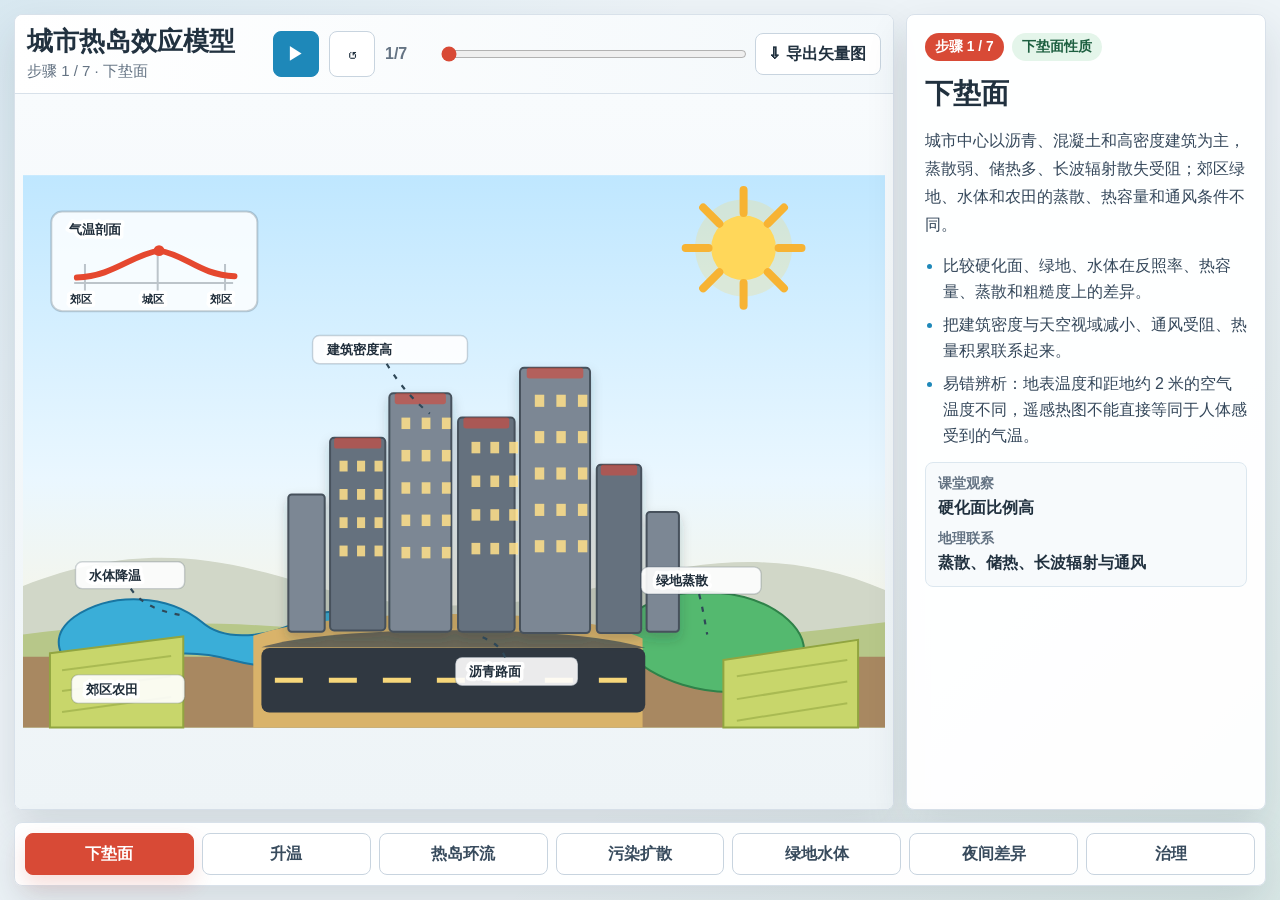
<file: 城市热岛效应交互模型/index.html>
<!doctype html>
<html lang="zh-CN">
<head>
  <meta charset="utf-8">
  <meta name="viewport" content="width=device-width, initial-scale=1">
  <title>城市热岛效应模型</title>
  <link rel="stylesheet" href="styles.css">
</head>
<body>
  <main class="app-shell">
    <section class="model-layout" aria-label="城市热岛效应交互模型">
      <div class="model-area">
        <header class="control-strip">
          <div class="title-block">
            <h1>城市热岛效应模型</h1>
            <p id="stepKicker">步骤 1 / 7 · 下垫面</p>
          </div>

          <div class="control-actions" aria-label="模型控制">
            <button class="icon-button primary" id="playPause" type="button" aria-label="播放" title="播放">
              <span id="playIcon" aria-hidden="true">▶</span>
            </button>
            <button class="icon-button" id="resetBtn" type="button" aria-label="重置" title="重置">
              <span aria-hidden="true">↺</span>
            </button>
            <label class="progress-control" for="progressRange">
              <span id="progressText">1/7</span>
              <input id="progressRange" type="range" min="0" max="6" step="1" value="0" aria-label="进度条">
            </label>
            <button class="export-button" id="exportSvg" type="button">
              <span aria-hidden="true">⇩</span>
              导出矢量图
            </button>
          </div>
        </header>

        <div class="svg-wrap">
          <svg id="heatIslandSvg" class="model-svg step-0" viewBox="0 0 1280 820" role="img" aria-labelledby="svgTitle svgDesc" xmlns="http://www.w3.org/2000/svg">
            <title id="svgTitle">城市热岛效应模型</title>
            <desc id="svgDesc">高中地理课堂用交互 SVG，展示城市下垫面、热岛环流、污染物抬升、绿地水体降温、夜间热岛和治理措施。</desc>
            <defs>
              <linearGradient id="skyDay" x1="0" x2="0" y1="0" y2="1">
                <stop offset="0" stop-color="#bfe7ff"/>
                <stop offset="0.55" stop-color="#eaf7ff"/>
                <stop offset="1" stop-color="#fff4d8"/>
              </linearGradient>
              <linearGradient id="skyNight" x1="0" x2="0" y1="0" y2="1">
                <stop offset="0" stop-color="#17203a"/>
                <stop offset="0.6" stop-color="#28385a"/>
                <stop offset="1" stop-color="#556072"/>
              </linearGradient>
              <linearGradient id="cityWarm" x1="0" x2="0" y1="1" y2="0">
                <stop offset="0" stop-color="#e94b35" stop-opacity="0.72"/>
                <stop offset="0.62" stop-color="#ff9f43" stop-opacity="0.35"/>
                <stop offset="1" stop-color="#ffe8a6" stop-opacity="0"/>
              </linearGradient>
              <radialGradient id="heatDomeGradient" cx="50%" cy="55%" r="58%">
                <stop offset="0" stop-color="#ff6b35" stop-opacity="0.45"/>
                <stop offset="0.58" stop-color="#ffb84d" stop-opacity="0.20"/>
                <stop offset="1" stop-color="#ffe9b8" stop-opacity="0"/>
              </radialGradient>
              <radialGradient id="coolGradient" cx="50%" cy="50%" r="55%">
                <stop offset="0" stop-color="#34c6e8" stop-opacity="0.45"/>
                <stop offset="1" stop-color="#34c6e8" stop-opacity="0"/>
              </radialGradient>
              <filter id="softBlur" x="-30%" y="-30%" width="160%" height="160%">
                <feGaussianBlur stdDeviation="8"/>
              </filter>
              <filter id="shadow" x="-20%" y="-30%" width="140%" height="160%">
                <feDropShadow dx="0" dy="9" stdDeviation="9" flood-color="#263238" flood-opacity="0.22"/>
              </filter>
              <marker id="arrowHot" viewBox="0 0 10 10" refX="8.4" refY="5" markerWidth="8" markerHeight="8" orient="auto-start-reverse">
                <path d="M 0 0 L 10 5 L 0 10 z" fill="#e5482f"/>
              </marker>
              <marker id="arrowCool" viewBox="0 0 10 10" refX="8.4" refY="5" markerWidth="8" markerHeight="8" orient="auto-start-reverse">
                <path d="M 0 0 L 10 5 L 0 10 z" fill="#168aad"/>
              </marker>
              <marker id="arrowAir" viewBox="0 0 10 10" refX="8.4" refY="5" markerWidth="8" markerHeight="8" orient="auto-start-reverse">
                <path d="M 0 0 L 10 5 L 0 10 z" fill="#56616f"/>
              </marker>
            </defs>

            <style><![CDATA[
              .model-svg * { vector-effect: non-scaling-stroke; }
              .sky-night, .moon, .stars, .night-phase { opacity: 0; transition: opacity .45s ease; }
              .day-star { opacity: 1; transition: opacity .45s ease; }
              .phase { opacity: 0; transition: opacity .45s ease, transform .45s ease; }
              .label-text { font: 700 24px "Microsoft YaHei", "Noto Sans CJK SC", Arial, sans-serif; fill: #1f2d3a; paint-order: stroke; stroke: rgba(255,255,255,.9); stroke-width: 7px; stroke-linejoin: round; }
              .small-label { font-size: 19px; font-weight: 650; }
              .tiny-label { font-size: 16px; font-weight: 650; }
              .metric-label { font: 800 22px "Microsoft YaHei", Arial, sans-serif; fill: #8f2f20; paint-order: stroke; stroke: #fff; stroke-width: 7px; stroke-linejoin: round; }
              .caption-box { fill: rgba(255,255,255,.9); stroke: rgba(53,70,86,.22); stroke-width: 1.4; rx: 10; }
              .surface-line { stroke: #2f4858; stroke-width: 2.2; stroke-dasharray: 5 8; fill: none; }
              .heat-line { stroke: #e5482f; stroke-width: 7; stroke-linecap: round; fill: none; marker-end: url(#arrowHot); opacity: .82; }
              .cool-line { stroke: #168aad; stroke-width: 6; stroke-linecap: round; fill: none; marker-end: url(#arrowCool); opacity: .86; }
              .air-line { stroke: #56616f; stroke-width: 5.6; stroke-linecap: round; fill: none; marker-end: url(#arrowAir); opacity: .78; }
              .thin-air { stroke-width: 3.8; stroke-dasharray: 9 9; }
              .heat-glow { fill: url(#cityWarm); filter: url(#softBlur); }
              .dome { fill: url(#heatDomeGradient); stroke: #ff7b3d; stroke-width: 3; stroke-dasharray: 10 10; opacity: .76; }
              .cool-spot { fill: url(#coolGradient); }
              .building { fill: #7b8794; stroke: #46515c; stroke-width: 2; }
              .building-dark { fill: #65717e; }
              .window { fill: #ffe08a; opacity: .86; }
              .roof-hot { fill: #d64b3b; opacity: .62; }
              .road { fill: #303841; }
              .lane { stroke: #f7d77a; stroke-width: 5; stroke-dasharray: 28 26; }
              .park { fill: #54b96f; stroke: #2f8249; stroke-width: 2; }
              .water { fill: #3aaed8; stroke: #1976a2; stroke-width: 2; }
              .farm { fill: #c8d66b; stroke: #91a540; stroke-width: 2; }
              .soil { fill: #d9b36a; }
              .smoke { fill: #5f6672; opacity: .72; }
              .particle { fill: #3f4651; opacity: .76; }
              .mitigation-tag { fill: #f9fbff; stroke: #4d7c59; stroke-width: 2; rx: 10; }
              .green-roof { fill: #3fa45b; stroke: #1f6c38; stroke-width: 2; }
              .cool-roof { fill: #f6fbff; stroke: #83b9d6; stroke-width: 2; }
              .permeable { fill: #b7a27e; stroke: #79684e; stroke-width: 2; stroke-dasharray: 4 5; }
              .step-0 .surface-phase,
              .step-1 .surface-phase,
              .step-2 .surface-phase,
              .step-3 .surface-phase,
              .step-4 .surface-phase,
              .step-5 .surface-phase,
              .step-6 .surface-phase { opacity: 1; }
              .step-1 .warming-phase,
              .step-2 .warming-phase,
              .step-3 .warming-phase,
              .step-4 .warming-phase,
              .step-5 .warming-phase,
              .step-6 .warming-phase { opacity: 1; }
              .step-2 .circulation-phase,
              .step-3 .circulation-phase,
              .step-4 .circulation-phase,
              .step-5 .circulation-phase,
              .step-6 .circulation-phase { opacity: 1; }
              .step-3 .pollution-phase,
              .step-4 .pollution-phase,
              .step-5 .pollution-phase,
              .step-6 .pollution-phase { opacity: 1; }
              .step-4 .cooling-phase,
              .step-5 .cooling-phase,
              .step-6 .cooling-phase { opacity: 1; }
              .step-5 .sky-night,
              .step-5 .moon,
              .step-5 .stars,
              .step-5 .night-phase { opacity: 1; }
              .step-5 .day-star { opacity: 0; }
              .step-5 .dome { opacity: .92; }
              .step-5 .heat-glow { opacity: .92; }
              .step-6 .mitigation-phase { opacity: 1; }
              .step-6 .dome { opacity: .32; }
              .step-6 .heat-glow { opacity: .45; }
              .is-playing .heat-wave { animation: heatRise 2.4s ease-in-out infinite; }
              .is-playing .cool-wave { animation: coolPulse 2.2s ease-in-out infinite; }
              .is-playing .particle { animation: driftUp 3s ease-in-out infinite; }
              .is-playing .air-line { animation: dashMove 2.2s linear infinite; }
              @keyframes heatRise {
                0%, 100% { transform: translateY(0); opacity: .64; }
                50% { transform: translateY(-14px); opacity: 1; }
              }
              @keyframes coolPulse {
                0%, 100% { transform: translateY(0); opacity: .58; }
                50% { transform: translateY(-8px); opacity: 1; }
              }
              @keyframes driftUp {
                0% { transform: translateY(12px); opacity: .2; }
                55% { opacity: .88; }
                100% { transform: translateY(-22px); opacity: .18; }
              }
              @keyframes dashMove {
                to { stroke-dashoffset: -48; }
              }
            ]]></style>

            <rect width="1280" height="820" fill="url(#skyDay)"/>
            <rect class="sky-night" width="1280" height="820" fill="url(#skyNight)"/>
            <g class="stars">
              <circle cx="116" cy="82" r="3" fill="#fff6c7"/>
              <circle cx="214" cy="132" r="2.4" fill="#fff6c7"/>
              <circle cx="1014" cy="96" r="3.4" fill="#fff6c7"/>
              <circle cx="1128" cy="164" r="2.5" fill="#fff6c7"/>
              <circle cx="860" cy="64" r="2.3" fill="#fff6c7"/>
            </g>
            <g class="day-star">
              <circle cx="1070" cy="108" r="48" fill="#ffd65a"/>
              <circle cx="1070" cy="108" r="72" fill="#ffd65a" opacity=".23"/>
              <path d="M1070 22v34M1070 160v34M984 108h34M1122 108h34M1010 48l24 24M1106 144l24 24M1130 48l-24 24M1034 144l-24 24" stroke="#f7b333" stroke-width="8" stroke-linecap="round"/>
            </g>
            <g class="moon">
              <circle cx="1080" cy="110" r="45" fill="#f8f1ce"/>
              <circle cx="1097" cy="96" r="45" fill="#28385a"/>
            </g>

            <path d="M0 610 C160 548 274 562 420 607 C564 650 714 650 884 604 C1036 562 1158 564 1280 616 L1280 820 L0 820 Z" fill="#d1d7c8"/>
            <path d="M0 682 C200 655 356 664 540 686 C746 712 996 700 1280 664 L1280 820 L0 820 Z" fill="#b7c789"/>
            <path d="M0 715 H1280 V820 H0 Z" fill="#a88861"/>

            <g id="coolSurfaces">
              <path class="water" d="M76 656 C132 618 216 622 266 664 C300 694 364 686 416 660 C454 640 488 646 518 674 C466 722 390 742 310 720 C220 695 158 724 92 746 C50 720 38 684 76 656 Z"/>
              <path class="park" d="M922 640 C984 606 1084 614 1136 660 C1178 698 1164 746 1094 762 C1018 780 930 748 898 708 C880 684 890 658 922 640 Z"/>
              <path class="farm" d="M40 710 L238 685 L238 820 L40 820 Z"/>
              <path class="farm" d="M1040 720 L1240 690 L1240 820 L1040 820 Z"/>
              <g stroke="#91a540" stroke-width="2" opacity=".56">
                <path d="M58 735 L220 714"/>
                <path d="M58 766 L220 744"/>
                <path d="M58 797 L220 775"/>
                <path d="M1060 744 L1224 720"/>
                <path d="M1060 778 L1224 752"/>
                <path d="M1060 810 L1224 784"/>
              </g>
            </g>

            <g id="cityBase">
              <path class="soil" d="M342 684 C448 644 806 636 920 688 L920 820 H342 Z"/>
              <rect class="road" x="354" y="702" width="570" height="96" rx="12"/>
              <path class="lane" d="M374 750 H904"/>
              <path d="M354 701 C452 668 810 666 924 702" fill="#414a53" opacity=".72"/>
            </g>

            <g id="buildings" filter="url(#shadow)">
              <rect class="building building-dark" x="456" y="390" width="82" height="286" rx="6"/>
              <rect class="building" x="544" y="324" width="92" height="354" rx="6"/>
              <rect class="building building-dark" x="646" y="360" width="84" height="318" rx="6"/>
              <rect class="building" x="738" y="286" width="104" height="394" rx="6"/>
              <rect class="building building-dark" x="852" y="430" width="66" height="250" rx="6"/>
              <rect class="building" x="394" y="474" width="54" height="204" rx="5"/>
              <rect class="building" x="926" y="500" width="48" height="178" rx="5"/>
              <g>
                <rect class="roof-hot" x="462" y="390" width="70" height="16" rx="4"/>
                <rect class="roof-hot" x="552" y="324" width="76" height="16" rx="4"/>
                <rect class="roof-hot" x="654" y="360" width="68" height="16" rx="4"/>
                <rect class="roof-hot" x="748" y="286" width="84" height="16" rx="4"/>
                <rect class="roof-hot" x="858" y="430" width="54" height="16" rx="4"/>
              </g>
              <g class="windows">
                <g transform="translate(470 424)">
                  <rect class="window" width="12" height="16"/><rect class="window" x="26" width="12" height="16"/><rect class="window" x="52" width="12" height="16"/>
                  <rect class="window" y="42" width="12" height="16"/><rect class="window" x="26" y="42" width="12" height="16"/><rect class="window" x="52" y="42" width="12" height="16"/>
                  <rect class="window" y="84" width="12" height="16"/><rect class="window" x="26" y="84" width="12" height="16"/><rect class="window" x="52" y="84" width="12" height="16"/>
                  <rect class="window" y="126" width="12" height="16"/><rect class="window" x="26" y="126" width="12" height="16"/><rect class="window" x="52" y="126" width="12" height="16"/>
                </g>
                <g transform="translate(562 360)">
                  <rect class="window" width="13" height="17"/><rect class="window" x="30" width="13" height="17"/><rect class="window" x="60" width="13" height="17"/>
                  <rect class="window" y="48" width="13" height="17"/><rect class="window" x="30" y="48" width="13" height="17"/><rect class="window" x="60" y="48" width="13" height="17"/>
                  <rect class="window" y="96" width="13" height="17"/><rect class="window" x="30" y="96" width="13" height="17"/><rect class="window" x="60" y="96" width="13" height="17"/>
                  <rect class="window" y="144" width="13" height="17"/><rect class="window" x="30" y="144" width="13" height="17"/><rect class="window" x="60" y="144" width="13" height="17"/>
                  <rect class="window" y="192" width="13" height="17"/><rect class="window" x="30" y="192" width="13" height="17"/><rect class="window" x="60" y="192" width="13" height="17"/>
                </g>
                <g transform="translate(666 396)">
                  <rect class="window" width="13" height="17"/><rect class="window" x="28" width="13" height="17"/><rect class="window" x="56" width="13" height="17"/>
                  <rect class="window" y="50" width="13" height="17"/><rect class="window" x="28" y="50" width="13" height="17"/><rect class="window" x="56" y="50" width="13" height="17"/>
                  <rect class="window" y="100" width="13" height="17"/><rect class="window" x="28" y="100" width="13" height="17"/><rect class="window" x="56" y="100" width="13" height="17"/>
                  <rect class="window" y="150" width="13" height="17"/><rect class="window" x="28" y="150" width="13" height="17"/><rect class="window" x="56" y="150" width="13" height="17"/>
                </g>
                <g transform="translate(760 326)">
                  <rect class="window" width="14" height="18"/><rect class="window" x="32" width="14" height="18"/><rect class="window" x="64" width="14" height="18"/>
                  <rect class="window" y="54" width="14" height="18"/><rect class="window" x="32" y="54" width="14" height="18"/><rect class="window" x="64" y="54" width="14" height="18"/>
                  <rect class="window" y="108" width="14" height="18"/><rect class="window" x="32" y="108" width="14" height="18"/><rect class="window" x="64" y="108" width="14" height="18"/>
                  <rect class="window" y="162" width="14" height="18"/><rect class="window" x="32" y="162" width="14" height="18"/><rect class="window" x="64" y="162" width="14" height="18"/>
                  <rect class="window" y="216" width="14" height="18"/><rect class="window" x="32" y="216" width="14" height="18"/><rect class="window" x="64" y="216" width="14" height="18"/>
                </g>
              </g>
            </g>

            <g id="surfacePhase" class="phase surface-phase">
              <rect class="caption-box" x="78" y="574" width="162" height="40"/>
              <text class="label-text small-label" x="98" y="601">水体降温</text>
              <path class="surface-line" d="M160 614 C176 638 204 648 238 654"/>

              <rect class="caption-box" x="918" y="582" width="178" height="40"/>
              <text class="label-text small-label" x="940" y="609">绿地蒸散</text>
              <path class="surface-line" d="M1004 622 C1010 646 1012 660 1016 682"/>

              <rect class="caption-box" x="430" y="238" width="230" height="42"/>
              <text class="label-text small-label" x="452" y="266">建筑密度高</text>
              <path class="surface-line" d="M540 280 C562 316 584 338 604 354"/>

              <rect class="caption-box" x="642" y="716" width="182" height="42"/>
              <text class="label-text small-label" x="663" y="744">沥青路面</text>
              <path class="surface-line" d="M716 716 C710 700 696 692 682 686"/>

              <rect class="caption-box" x="72" y="742" width="168" height="42"/>
              <text class="label-text small-label" x="94" y="770">郊区农田</text>
            </g>

            <g id="warmingPhase" class="phase warming-phase">
              <path class="heat-glow" d="M388 698 C472 602 830 586 926 700 L926 820 H388 Z"/>
              <g>
                <path class="heat-line heat-wave" d="M1010 162 C930 230 876 308 820 400"/>
                <path class="heat-line heat-wave" d="M1046 170 C964 268 906 358 880 486"/>
                <path class="heat-line heat-wave" d="M968 174 C884 256 786 340 716 456"/>
                <path class="heat-line heat-wave" d="M920 188 C788 314 626 394 548 536"/>
              </g>
              <g opacity=".88">
                <ellipse cx="666" cy="690" rx="238" ry="42" fill="#f05a37" opacity=".30"/>
                <ellipse cx="666" cy="694" rx="158" ry="24" fill="#ffbf47" opacity=".42"/>
              </g>
              <rect class="caption-box" x="920" y="238" width="244" height="46"/>
              <text class="label-text small-label" x="942" y="268">短波辐射输入</text>
              <rect class="caption-box" x="338" y="586" width="232" height="46"/>
              <text class="label-text small-label" x="360" y="616">硬化面吸热蓄热</text>
              <text class="metric-label" x="604" y="648">城区升温更快</text>
              <g>
                <rect x="884" y="652" width="56" height="28" fill="#42515e" rx="6"/>
                <circle cx="894" cy="684" r="9" fill="#1d252c"/>
                <circle cx="930" cy="684" r="9" fill="#1d252c"/>
                <path d="M910 642 h16 l10 10 h-36 z" fill="#576879"/>
                <path d="M884 646 C848 624 840 598 856 566" stroke="#e5482f" stroke-width="5" fill="none" opacity=".65"/>
                <text class="label-text tiny-label" x="840" y="556">人为热</text>
              </g>
            </g>

            <g id="circulationPhase" class="phase circulation-phase">
              <ellipse class="dome" cx="660" cy="470" rx="360" ry="270"/>
              <path class="heat-line heat-wave" d="M622 662 C600 574 610 494 650 420 C680 364 698 314 682 256"/>
              <path class="heat-line heat-wave" d="M706 662 C734 574 730 492 690 418 C658 360 646 314 666 260"/>
              <path class="air-line" d="M306 668 C410 656 496 640 574 604"/>
              <path class="air-line" d="M1014 668 C910 656 826 640 746 604"/>
              <path class="air-line thin-air" d="M720 250 C820 214 924 218 1042 268"/>
              <path class="air-line thin-air" d="M600 250 C498 214 394 218 276 268"/>
              <rect class="caption-box" x="516" y="178" width="294" height="46"/>
              <text class="label-text small-label" x="538" y="208">暖空气上升形成低压</text>
              <rect class="caption-box" x="176" y="628" width="196" height="42"/>
              <text class="label-text small-label" x="198" y="656">郊区冷空气补偿</text>
              <rect class="caption-box" x="884" y="628" width="196" height="42"/>
              <text class="label-text small-label" x="906" y="656">近地面流向城区</text>
            </g>

            <g id="pollutionPhase" class="phase pollution-phase">
              <g>
                <rect x="384" y="594" width="62" height="86" fill="#5b6670" stroke="#2d353d" stroke-width="2"/>
                <rect x="394" y="560" width="16" height="42" fill="#4c5660"/>
                <rect x="420" y="548" width="16" height="54" fill="#4c5660"/>
                <path class="smoke" d="M402 548 C378 520 392 488 428 486 C466 486 474 446 440 430 C514 438 542 486 500 534 C472 566 430 568 402 548 Z"/>
                <circle class="particle" cx="420" cy="520" r="8"/>
                <circle class="particle" cx="470" cy="482" r="6"/>
                <circle class="particle" cx="506" cy="532" r="7"/>
              </g>
              <g>
                <circle class="particle" cx="602" cy="512" r="7"/>
                <circle class="particle" cx="646" cy="460" r="8"/>
                <circle class="particle" cx="692" cy="408" r="7"/>
                <circle class="particle" cx="728" cy="352" r="6"/>
                <circle class="particle" cx="666" cy="308" r="7"/>
                <circle class="particle" cx="594" cy="362" r="5"/>
              </g>
              <path class="air-line thin-air" d="M438 542 C526 478 606 416 652 302"/>
              <rect class="caption-box" x="252" y="452" width="224" height="46"/>
              <text class="label-text small-label" x="274" y="482">污染物被抬升</text>
              <rect class="caption-box" x="694" y="292" width="258" height="46"/>
              <text class="label-text small-label" x="716" y="322">随热岛环流扩散</text>
            </g>

            <g id="coolingPhase" class="phase cooling-phase">
              <ellipse class="cool-spot" cx="246" cy="676" rx="176" ry="96"/>
              <ellipse class="cool-spot" cx="1016" cy="690" rx="178" ry="96"/>
              <path class="cool-line cool-wave" d="M224 660 C252 620 282 594 330 574"/>
              <path class="cool-line cool-wave" d="M1008 674 C980 630 952 600 910 578"/>
              <path class="cool-line cool-wave" d="M1082 686 C1118 642 1140 610 1150 564"/>
              <path class="cool-line thin-air" d="M294 624 C430 592 500 592 604 620"/>
              <path class="cool-line thin-air" d="M958 628 C842 592 780 592 700 620"/>
              <rect class="caption-box" x="138" y="502" width="242" height="46"/>
              <text class="label-text small-label" x="160" y="532">水体比热大，升温慢</text>
              <rect class="caption-box" x="958" y="510" width="226" height="46"/>
              <text class="label-text small-label" x="980" y="540">植被蒸散带走热量</text>
              <text class="metric-label" x="904" y="748">局地降温</text>
            </g>

            <g id="nightPhase" class="phase night-phase">
              <rect x="0" y="0" width="1280" height="820" fill="#12213a" opacity=".36"/>
              <ellipse cx="660" cy="650" rx="326" ry="78" fill="#ff6b35" opacity=".42" filter="url(#softBlur)"/>
              <path class="heat-line heat-wave" d="M520 690 C520 632 536 594 570 556"/>
              <path class="heat-line heat-wave" d="M638 694 C650 626 650 584 630 536"/>
              <path class="heat-line heat-wave" d="M806 690 C794 632 778 594 744 556"/>
              <rect class="caption-box" x="506" y="86" width="286" height="48"/>
              <text class="label-text small-label" x="528" y="117">夜间热岛更强</text>
              <rect class="caption-box" x="382" y="552" width="280" height="46"/>
              <text class="label-text small-label" x="404" y="582">建筑和路面释放储热</text>
              <rect class="caption-box" x="766" y="590" width="224" height="46"/>
              <text class="label-text small-label" x="788" y="620">风弱，散热慢</text>
              <text class="metric-label" x="118" y="674">郊区 27°C</text>
              <text class="metric-label" x="588" y="720">城区 31°C</text>
              <text class="metric-label" x="1016" y="674">郊区 27°C</text>
            </g>

            <g id="mitigationPhase" class="phase mitigation-phase">
              <rect class="green-roof" x="462" y="382" width="70" height="18" rx="4"/>
              <rect class="green-roof" x="858" y="422" width="54" height="18" rx="4"/>
              <rect class="cool-roof" x="552" y="316" width="76" height="18" rx="4"/>
              <rect class="cool-roof" x="748" y="278" width="84" height="18" rx="4"/>
              <path class="cool-line" d="M590 304 C564 266 552 232 556 190"/>
              <path class="cool-line" d="M790 268 C810 226 824 198 862 170"/>
              <path class="cool-line" d="M990 724 C874 690 760 686 660 704 C552 722 438 712 320 680"/>
              <rect class="permeable" x="520" y="732" width="156" height="38" rx="8"/>
              <g>
                <rect class="mitigation-tag" x="432" y="332" width="146" height="42"/>
                <text class="label-text tiny-label" x="452" y="360">屋顶绿化</text>
                <rect class="mitigation-tag" x="664" y="222" width="156" height="42"/>
                <text class="label-text tiny-label" x="684" y="250">高反照率屋顶</text>
                <rect class="mitigation-tag" x="864" y="160" width="188" height="42"/>
                <text class="label-text tiny-label" x="884" y="188">通风廊道引冷风</text>
                <rect class="mitigation-tag" x="470" y="780" width="186" height="38"/>
                <text class="label-text tiny-label" x="490" y="806">透水铺装</text>
                <rect class="mitigation-tag" x="916" y="734" width="170" height="42"/>
                <text class="label-text tiny-label" x="936" y="762">扩大绿地水体</text>
              </g>
              <text class="metric-label" x="514" y="170">削弱热岛强度</text>
            </g>

            <g id="temperatureProfile">
              <rect x="42" y="54" width="306" height="148" fill="rgba(255,255,255,.82)" stroke="rgba(45,61,74,.24)" stroke-width="2" rx="16"/>
              <text class="label-text small-label" x="68" y="88">气温剖面</text>
              <path d="M76 160 H312 M92 132 V172 M200 120 V172 M300 132 V172" stroke="#7c8792" stroke-width="2" opacity=".48"/>
              <path d="M80 152 C134 150 162 118 202 112 C242 118 262 148 314 150" fill="none" stroke="#e5482f" stroke-width="6" stroke-linecap="round"/>
              <circle cx="202" cy="112" r="8" fill="#e5482f"/>
              <text class="label-text tiny-label" x="70" y="190">郊区</text>
              <text class="label-text tiny-label" x="176" y="190">城区</text>
              <text class="label-text tiny-label" x="278" y="190">郊区</text>
            </g>
          </svg>
        </div>
      </div>

      <aside class="info-panel" aria-live="polite">
        <div class="panel-topline">
          <span id="stepBadge">步骤 1 / 7</span>
          <span id="keywordBadge">下垫面性质</span>
        </div>
        <h2 id="stepTitle">下垫面</h2>
        <p id="stepSummary">城市中心以沥青、混凝土和高密度建筑为主，吸热快、蓄热多；郊区绿地、水体和农田反照率与蒸散条件不同。</p>
        <ul id="conceptList" class="concept-list"></ul>
        <div class="data-board">
          <div>
            <span class="data-label">课堂观察</span>
            <strong id="metricPrimary">硬化面比例高</strong>
          </div>
          <div>
            <span class="data-label">地理联系</span>
            <strong id="metricSecondary">反照率、热容量、蒸散作用</strong>
          </div>
        </div>
        <p class="export-status" id="exportStatus" aria-live="polite"></p>
      </aside>
    </section>

    <nav class="step-rail" aria-label="底部步骤建议">
      <button type="button" data-step="0" class="active">下垫面</button>
      <button type="button" data-step="1">升温</button>
      <button type="button" data-step="2">热岛环流</button>
      <button type="button" data-step="3">污染扩散</button>
      <button type="button" data-step="4">绿地水体</button>
      <button type="button" data-step="5">夜间差异</button>
      <button type="button" data-step="6">治理</button>
    </nav>
  </main>

  <script src="app.js" defer></script>
</body>
</html>
</file>
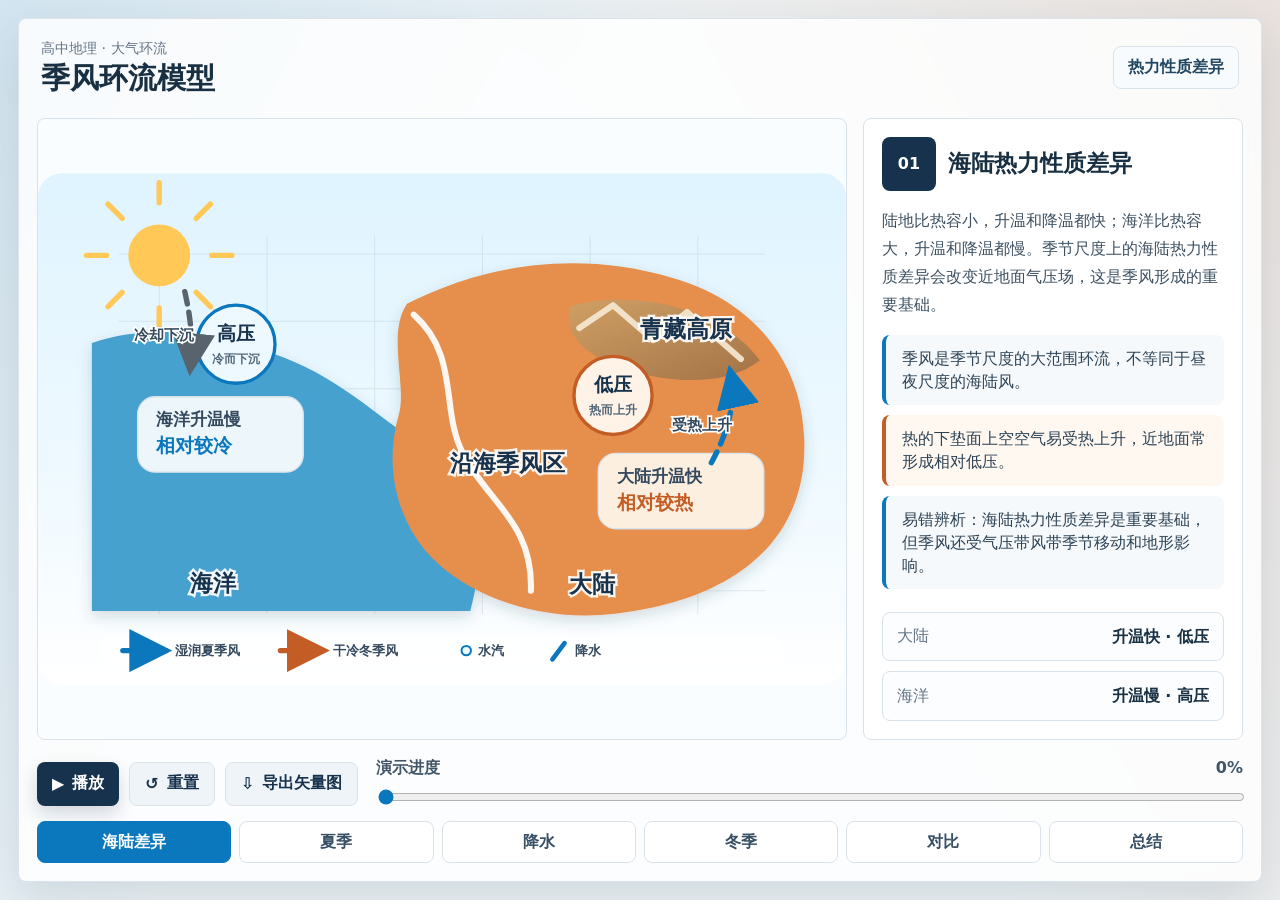
<file: 季风环流交互模型/index.html>
<!DOCTYPE html>
<html lang="zh-CN">
<head>
  <meta charset="UTF-8" />
  <meta name="viewport" content="width=device-width, initial-scale=1.0" />
  <title>高中地理：季风环流模型</title>
  <link rel="stylesheet" href="styles.css" />
</head>
<body>
  <main class="app-shell">
    <section class="model-card" aria-label="季风环流交互模型">
      <header class="topbar">
        <div>
          <p class="kicker">高中地理 · 大气环流</p>
          <h1>季风环流模型</h1>
        </div>
        <div class="season-badge" id="seasonBadge">海陆热力差异</div>
      </header>

      <div class="workspace">
        <section class="stage-wrap" aria-label="季风环流矢量图模型">
          <svg id="monsoonSvg" viewBox="0 0 1200 760" role="img" aria-labelledby="svgTitle svgDesc">
            <title id="svgTitle">季风环流模型示意图</title>
            <desc id="svgDesc">通过海陆热力差异、气压差异、风向箭头、水汽输送和降水区展示夏季风与冬季风。</desc>
            <defs>
              <linearGradient id="skyGrad" x1="0" x2="0" y1="0" y2="1">
                <stop offset="0%" stop-color="#dff4ff" />
                <stop offset="58%" stop-color="#eef9ff" />
                <stop offset="100%" stop-color="#ffffff" />
              </linearGradient>
              <linearGradient id="oceanGrad" x1="0" x2="1" y1="0" y2="1">
                <stop offset="0%" stop-color="#3b89c9" />
                <stop offset="100%" stop-color="#78c3df" />
              </linearGradient>
              <linearGradient id="landGrad" x1="0" x2="1" y1="0" y2="1">
                <stop offset="0%" stop-color="#f0c46d" />
                <stop offset="58%" stop-color="#d89a56" />
                <stop offset="100%" stop-color="#b8794c" />
              </linearGradient>
              <linearGradient id="plateauGrad" x1="0" x2="1" y1="0" y2="1">
                <stop offset="0%" stop-color="#c8a56d" />
                <stop offset="100%" stop-color="#8d6a45" />
              </linearGradient>
              <filter id="softShadow" x="-20%" y="-20%" width="140%" height="140%">
                <feDropShadow dx="0" dy="8" stdDeviation="10" flood-color="#264653" flood-opacity="0.18" />
              </filter>
              <filter id="glowBlue" x="-40%" y="-40%" width="180%" height="180%">
                <feGaussianBlur stdDeviation="5" result="blur" />
                <feMerge>
                  <feMergeNode in="blur" />
                  <feMergeNode in="SourceGraphic" />
                </feMerge>
              </filter>
              <marker id="arrowBlue" viewBox="0 0 10 10" refX="8.5" refY="5" markerWidth="8" markerHeight="8" orient="auto-start-reverse">
                <path d="M 0 0 L 10 5 L 0 10 z" fill="#0b77bd" />
              </marker>
              <marker id="arrowOrange" viewBox="0 0 10 10" refX="8.5" refY="5" markerWidth="8" markerHeight="8" orient="auto-start-reverse">
                <path d="M 0 0 L 10 5 L 0 10 z" fill="#c45d25" />
              </marker>
              <marker id="arrowGray" viewBox="0 0 10 10" refX="8.5" refY="5" markerWidth="8" markerHeight="8" orient="auto-start-reverse">
                <path d="M 0 0 L 10 5 L 0 10 z" fill="#59636e" />
              </marker>
              <path id="summerWindPath" d="M 182 540 C 330 500, 430 452, 548 398 C 664 344, 780 306, 956 260" />
              <path id="winterWindPath" d="M 994 242 C 848 296, 720 356, 606 420 C 494 482, 368 522, 202 568" />
            </defs>

            <rect width="1200" height="760" rx="36" fill="url(#skyGrad)" />
            <g class="grid-lines" opacity="0.32">
              <path d="M120 120H1080M120 220H1080M120 320H1080M120 420H1080M120 520H1080M120 620H1080" />
              <path d="M180 92V655M340 92V655M500 92V655M660 92V655M820 92V655M980 92V655" />
            </g>

            <g id="sunGroup" transform="translate(180 122)">
              <circle id="sunCore" r="46" fill="#ffc857" />
              <g class="sun-rays" stroke="#ffc857" stroke-width="8" stroke-linecap="round">
                <path d="M0 -78V-108" />
                <path d="M0 78V108" />
                <path d="M78 0H108" />
                <path d="M-78 0H-108" />
                <path d="M55 -55L76 -76" />
                <path d="M-55 -55L-76 -76" />
                <path d="M55 55L76 76" />
                <path d="M-55 55L-76 76" />
              </g>
            </g>

            <g class="map-base" filter="url(#softShadow)">
              <path id="oceanShape" d="M80 252 C176 220, 278 240, 366 274 C452 307, 512 368, 584 414 C646 454, 676 520, 642 650 L80 650 Z" fill="url(#oceanGrad)" />
              <path id="landShape" d="M548 194 C650 142, 790 110, 944 156 C1060 190, 1134 276, 1138 394 C1144 542, 1040 632, 860 654 C748 668, 642 630, 584 570 C536 520, 512 440, 536 358 C548 316, 518 238, 548 194 Z" fill="url(#landGrad)" />
              <path id="coastLine" d="M558 210 C626 270, 598 350, 630 414 C666 488, 736 518, 732 620" fill="none" stroke="#ffffff" stroke-width="9" stroke-linecap="round" opacity="0.92" />
              <path id="plateauShape" d="M790 198 C878 170, 1014 198, 1072 278 C1018 320, 924 312, 854 284 C810 266, 780 238, 790 198 Z" fill="url(#plateauGrad)" opacity="0.75" />
              <path d="M804 230 L854 196 L914 248 L964 206 L1044 276" fill="none" stroke="#f7ead4" stroke-width="9" stroke-linecap="round" stroke-linejoin="round" opacity="0.9" />
            </g>

            <g class="labels">
              <text x="226" y="620">海洋</text>
              <text x="788" y="622">大陆</text>
              <text x="894" y="244" class="small-label">青藏高原</text>
              <text x="612" y="442" class="small-label">沿海季风区</text>
            </g>

            <g id="thermalGroup">
              <g id="seaThermal" class="thermal-card" transform="translate(148 332)">
                <rect width="246" height="112" rx="26" />
                <text class="thermal-title" x="28" y="42">海洋升温慢</text>
                <text id="seaTempLabel" class="thermal-value" x="28" y="82">相对较冷</text>
              </g>
              <g id="landThermal" class="thermal-card land" transform="translate(832 416)">
                <rect width="246" height="112" rx="26" />
                <text class="thermal-title" x="28" y="42">大陆升温快</text>
                <text id="landTempLabel" class="thermal-value" x="28" y="82">相对较热</text>
              </g>
            </g>

            <g id="pressureGroup">
              <g id="seaPressure" class="pressure-node" transform="translate(294 254)">
                <circle r="58" />
                <text id="seaPressureMain" y="-6">高压</text>
                <text id="seaPressureSub" y="28">冷而下沉</text>
              </g>
              <g id="landPressure" class="pressure-node land" transform="translate(854 330)">
                <circle r="58" />
                <text id="landPressureMain" y="-6">低压</text>
                <text id="landPressureSub" y="28">热而上升</text>
              </g>
            </g>

            <g id="verticalMotion" class="motion-group">
              <path id="landUpArrow" d="M1000 430 C1024 386, 1038 340, 1028 294" fill="none" marker-end="url(#arrowBlue)" />
              <path id="seaDownArrow" d="M218 176 C228 220, 230 250, 226 292" fill="none" marker-end="url(#arrowGray)" />
              <text x="942" y="382">受热上升</text>
              <text x="142" y="248">冷却下沉</text>
            </g>

            <g id="summerWinds" class="wind-layer">
              <use href="#summerWindPath" class="wind-arrow summer main" />
              <path d="M232 474 C370 430, 486 384, 650 316 C770 266, 880 228, 1044 216" class="wind-arrow summer secondary" />
              <path d="M160 594 C310 548, 466 508, 634 446 C776 394, 908 352, 1084 316" class="wind-arrow summer secondary" />
              <text x="424" y="356" class="wind-label summer-label">夏季风：由海洋吹向大陆</text>
            </g>

            <g id="winterWinds" class="wind-layer">
              <use href="#winterWindPath" class="wind-arrow winter main" />
              <path d="M1034 346 C904 392, 774 428, 636 476 C510 520, 398 558, 252 610" class="wind-arrow winter secondary" />
              <path d="M896 194 C770 236, 654 292, 546 352 C438 414, 340 454, 206 492" class="wind-arrow winter secondary" />
              <text x="620" y="506" class="wind-label winter-label">冬季风：由大陆吹向海洋</text>
            </g>

            <g id="moistureLayer">
              <circle class="moisture-dot" cx="220" cy="530" r="7" />
              <circle class="moisture-dot" cx="316" cy="498" r="6" />
              <circle class="moisture-dot" cx="426" cy="452" r="8" />
              <circle class="moisture-dot" cx="542" cy="400" r="6" />
              <circle class="moisture-dot" cx="662" cy="348" r="8" />
              <circle class="moisture-dot" cx="786" cy="300" r="6" />
              <text x="272" y="468" class="moisture-label">水汽输送</text>
            </g>

            <g id="rainLayer">
              <path class="cloud" d="M720 206 C724 174, 760 156, 790 174 C810 142, 864 142, 888 178 C928 172, 960 196, 962 232 C964 266, 936 286, 898 286 L742 286 C706 286, 682 264, 682 236 C682 214, 696 200, 720 206 Z" />
              <g class="rain-lines">
                <path d="M724 318 L706 366" />
                <path d="M772 318 L754 374" />
                <path d="M820 318 L802 374" />
                <path d="M868 318 L850 368" />
                <path d="M916 318 L898 362" />
              </g>
              <ellipse class="rain-zone" cx="805" cy="440" rx="162" ry="56" />
              <text x="700" y="454" class="rain-label">降水集中区</text>
            </g>

            <g id="winterDryLayer">
              <path d="M858 250 C842 276, 842 316, 868 344 C888 366, 890 400, 868 428" fill="none" stroke="#c45d25" stroke-width="8" stroke-linecap="round" opacity="0.82" />
              <path d="M918 230 C904 262, 910 292, 934 318 C956 342, 954 374, 930 410" fill="none" stroke="#c45d25" stroke-width="7" stroke-linecap="round" opacity="0.66" />
              <text x="880" y="470" class="dry-label">寒冷干燥</text>
            </g>

            <g id="comparisonLayer">
              <rect x="122" y="94" width="316" height="142" rx="24" fill="#ffffff" opacity="0.88" />
              <rect x="762" y="94" width="316" height="142" rx="24" fill="#ffffff" opacity="0.88" />
              <text x="154" y="136" class="compare-title">夏季</text>
              <text x="154" y="174" class="compare-text">大陆热、低压</text>
              <text x="154" y="208" class="compare-text">海洋冷、高压</text>
              <text x="794" y="136" class="compare-title">冬季</text>
              <text x="794" y="174" class="compare-text">大陆冷、高压</text>
              <text x="794" y="208" class="compare-text">海洋暖、低压</text>
            </g>

            <g id="summaryLayer">
              <rect x="318" y="96" width="564" height="142" rx="28" fill="#17324d" opacity="0.9" />
              <text x="600" y="146" text-anchor="middle" class="summary-title">季风形成链条</text>
              <text x="600" y="192" text-anchor="middle" class="summary-text">海陆热力差异 → 气压差异 → 风向季节转换 → 水汽与降水变化</text>
            </g>

            <g id="legend" transform="translate(92 688)">
              <rect width="1016" height="42" rx="21" fill="#ffffff" opacity="0.86" />
              <line x1="34" y1="21" x2="98" y2="21" class="legend-blue" />
              <text x="112" y="27">湿润夏季风</text>
              <line x1="268" y1="21" x2="332" y2="21" class="legend-orange" />
              <text x="346" y="27">干冷冬季风</text>
              <circle cx="544" cy="21" r="7" class="legend-dot" />
              <text x="562" y="27">水汽</text>
              <line x1="690" y1="10" x2="672" y2="34" class="legend-rain" />
              <text x="706" y="27">降水</text>
            </g>
          </svg>
        </section>

        <aside class="info-panel" aria-live="polite">
          <div class="panel-head">
            <span id="stepNumber">01</span>
            <h2 id="stepTitle">海陆热力差异</h2>
          </div>
          <p id="stepText">大陆比热容小，夏季升温快；海洋比热容大，升温慢。冷热差异会进一步造成气压差异。</p>
          <div class="key-points" id="keyPoints"></div>
          <div class="mini-board">
            <div>
              <span class="mini-label">大陆</span>
              <strong id="landState">升温快 · 低压</strong>
            </div>
            <div>
              <span class="mini-label">海洋</span>
              <strong id="seaState">升温慢 · 高压</strong>
            </div>
          </div>
        </aside>
      </div>

      <section class="control-deck" aria-label="模型控制">
        <div class="primary-controls">
          <button class="icon-button" id="playPause" type="button" aria-label="播放">
            <span id="playIcon">▶</span>
            <span id="playText">播放</span>
          </button>
          <button class="icon-button secondary" id="resetBtn" type="button" aria-label="重置">
            <span>↺</span>
            <span>重置</span>
          </button>
          <button class="icon-button secondary" id="exportBtn" type="button" aria-label="导出矢量图">
            <span>⇩</span>
            <span>导出矢量图</span>
          </button>
        </div>

        <div class="progress-block">
          <label for="progressRange">
            <span>演示进度</span>
            <output id="progressOutput">0%</output>
          </label>
          <input id="progressRange" type="range" min="0" max="1000" value="0" />
        </div>

        <div class="step-tabs" aria-label="步骤按钮">
          <button type="button" class="step-btn active" data-step="0">海陆差异</button>
          <button type="button" class="step-btn" data-step="1">夏季</button>
          <button type="button" class="step-btn" data-step="2">降水</button>
          <button type="button" class="step-btn" data-step="3">冬季</button>
          <button type="button" class="step-btn" data-step="4">对比</button>
          <button type="button" class="step-btn" data-step="5">总结</button>
        </div>
      </section>
    </section>
  </main>

  <script src="app.js"></script>
</body>
</html>
</file>
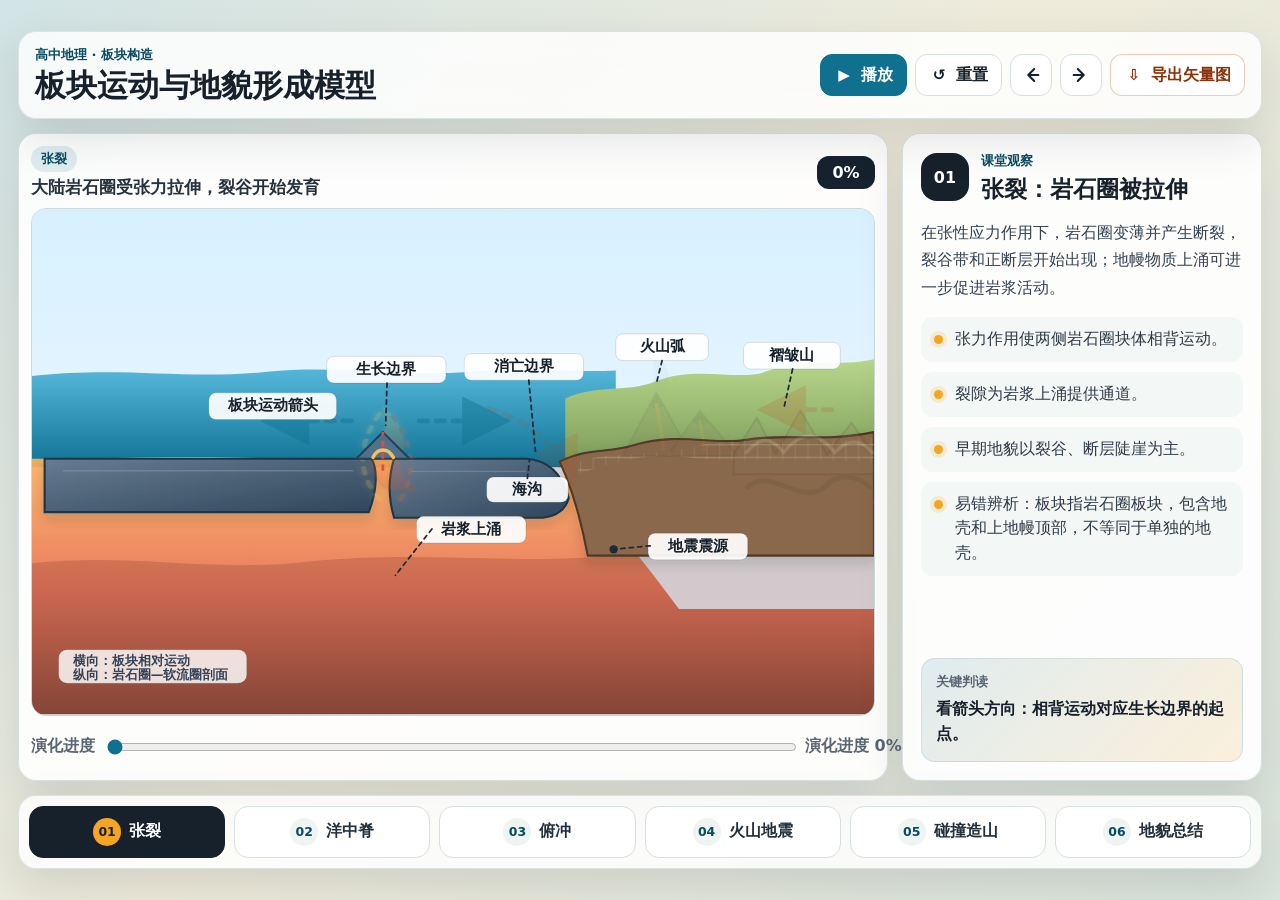
<file: 板块运动与地貌形成模型/index.html>
<!doctype html>
<html lang="zh-CN">
<head>
  <meta charset="UTF-8">
  <meta name="viewport" content="width=device-width, initial-scale=1.0">
  <title>板块运动与地貌形成模型</title>
  <link rel="stylesheet" href="styles.css?v=20260705b">
</head>
<body>
  <main class="app-shell" aria-labelledby="modelTitle">
    <section class="workbench">
      <header class="topbar">
        <div class="title-stack">
          <p class="kicker">高中地理 · 板块构造</p>
          <h1 id="modelTitle">板块运动与地貌形成模型</h1>
        </div>

        <div class="control-cluster" aria-label="模型控制">
          <button class="tool-button primary" id="playPauseBtn" type="button" aria-label="播放模型">
            <span class="button-symbol" id="playPauseSymbol" aria-hidden="true">▶</span>
            <span id="playPauseText">播放</span>
          </button>
          <button class="tool-button" id="resetBtn" type="button">
            <span class="button-symbol" aria-hidden="true">↺</span>
            <span>重置</span>
          </button>
          <button class="icon-only" id="prevStepBtn" type="button" aria-label="上一步">
            <svg viewBox="0 0 24 24" aria-hidden="true">
              <path d="M15.5 5.5 9 12l6.5 6.5M10 12h10" />
            </svg>
          </button>
          <button class="icon-only" id="nextStepBtn" type="button" aria-label="下一步">
            <svg viewBox="0 0 24 24" aria-hidden="true">
              <path d="M8.5 5.5 15 12l-6.5 6.5M4 12h10" />
            </svg>
          </button>
          <button class="tool-button export" id="exportBtn" type="button">
            <span class="button-symbol" aria-hidden="true">⇩</span>
            <span>导出矢量图</span>
          </button>
        </div>
      </header>

      <div class="stage-layout">
        <section class="model-card" aria-label="板块运动交互模型">
          <div class="stage-header">
            <div>
              <span class="step-pill" id="stepPill">张裂</span>
              <strong id="stageCaption">大陆岩石圈受张力拉伸，裂谷开始发育</strong>
            </div>
            <output class="progress-value" id="progressValue" for="progressRange">0%</output>
          </div>

          <div class="svg-frame">
            <svg id="tectonicSvg" xmlns="http://www.w3.org/2000/svg" viewBox="0 0 1200 720" role="img" aria-labelledby="svgTitle svgDesc">
              <title id="svgTitle">板块运动与地貌形成模型</title>
              <desc id="svgDesc">剖面图展示生长边界、消亡边界、海沟、火山弧、褶皱山、地震震源、岩浆上涌和板块运动箭头。</desc>
              <defs>
                <linearGradient id="skyGradient" x1="0" y1="0" x2="0" y2="1">
                  <stop offset="0" stop-color="#d7f0ff" />
                  <stop offset="1" stop-color="#f8fbff" />
                </linearGradient>
                <linearGradient id="oceanGradient" x1="0" y1="0" x2="0" y2="1">
                  <stop offset="0" stop-color="#55b6d9" />
                  <stop offset="1" stop-color="#0f7395" />
                </linearGradient>
                <linearGradient id="mantleGradient" x1="0" y1="0" x2="0" y2="1">
                  <stop offset="0" stop-color="#ffb45e" />
                  <stop offset="0.52" stop-color="#e76f51" />
                  <stop offset="1" stop-color="#813d2b" />
                </linearGradient>
                <linearGradient id="continentGradient" x1="0" y1="0" x2="0" y2="1">
                  <stop offset="0" stop-color="#b9d78b" />
                  <stop offset="1" stop-color="#7a9a59" />
                </linearGradient>
                <linearGradient id="plateGradient" x1="0" y1="0" x2="1" y2="1">
                  <stop offset="0" stop-color="#677c91" />
                  <stop offset="1" stop-color="#2f465b" />
                </linearGradient>
                <linearGradient id="magmaGradient" x1="0" y1="0" x2="0" y2="1">
                  <stop offset="0" stop-color="#fff06b" />
                  <stop offset="0.42" stop-color="#ff8d35" />
                  <stop offset="1" stop-color="#d94828" />
                </linearGradient>
                <filter id="softShadow" x="-20%" y="-20%" width="140%" height="140%">
                  <feDropShadow dx="0" dy="8" stdDeviation="10" flood-color="#1d2d35" flood-opacity="0.16" />
                </filter>
                <filter id="magmaGlow" x="-60%" y="-60%" width="220%" height="220%">
                  <feGaussianBlur stdDeviation="5" result="blur" />
                  <feMerge>
                    <feMergeNode in="blur" />
                    <feMergeNode in="SourceGraphic" />
                  </feMerge>
                </filter>
                <marker id="arrowBlue" viewBox="0 0 12 12" refX="10" refY="6" markerWidth="12" markerHeight="12" orient="auto-start-reverse">
                  <path d="M1 1 11 6 1 11Z" fill="#0f718f" />
                </marker>
                <marker id="arrowRed" viewBox="0 0 12 12" refX="10" refY="6" markerWidth="12" markerHeight="12" orient="auto-start-reverse">
                  <path d="M1 1 11 6 1 11Z" fill="#c2410c" />
                </marker>
                <marker id="leaderDot" viewBox="0 0 10 10" refX="5" refY="5" markerWidth="7" markerHeight="7">
                  <circle cx="5" cy="5" r="3.4" fill="#1f2937" />
                </marker>
                <pattern id="sedimentPattern" width="18" height="18" patternUnits="userSpaceOnUse">
                  <path d="M0 12h18" stroke="#c9d59c" stroke-width="2" opacity="0.42" />
                  <path d="M8 0v18" stroke="#e5d28d" stroke-width="1.2" opacity="0.28" />
                </pattern>
              </defs>

              <rect width="1200" height="720" fill="url(#skyGradient)" />
              <path d="M0 238 C130 224 220 244 335 232 C438 222 520 240 624 232 C708 224 774 234 832 230 L832 368 L0 368Z" fill="url(#oceanGradient)" />
              <path d="M760 270 C805 250 850 262 888 246 C946 222 1008 246 1045 232 C1104 210 1150 226 1200 214 L1200 368 L760 368Z" fill="url(#continentGradient)" />
              <path d="M0 356 C130 356 220 350 342 356 C454 362 542 352 664 358 C710 361 739 372 762 390 C818 432 862 490 922 570 L1200 570 L1200 720 L0 720Z" fill="url(#mantleGradient)" opacity="0.92" />
              <path d="M0 505 C142 490 248 518 390 503 C562 485 706 510 835 492 C1006 468 1085 498 1200 480 L1200 720 L0 720Z" fill="#6f2e24" opacity="0.23" />

              <g id="riftLayer" filter="url(#softShadow)">
                <g id="leftPlate">
                  <path d="M18 356 H484 C492 370 493 398 480 432 H18Z" fill="url(#plateGradient)" />
                  <path d="M18 356 H484 C492 370 493 398 480 432 H18Z" fill="none" stroke="#1f3446" stroke-width="3" />
                  <path d="M44 373 H458" stroke="#8fa2b1" stroke-width="2" opacity="0.45" />
                </g>
                <g id="rightOceanPlate">
                  <path d="M516 356 H704 C736 358 756 378 765 412 C760 430 746 438 728 440 H516 C508 413 508 382 516 356Z" fill="url(#plateGradient)" />
                  <path d="M516 356 H704 C736 358 756 378 765 412 C760 430 746 438 728 440 H516 C508 413 508 382 516 356Z" fill="none" stroke="#1f3446" stroke-width="3" />
                  <path d="M540 374 H704" stroke="#8fa2b1" stroke-width="2" opacity="0.45" />
                </g>
              </g>

              <g id="ridgeMagma" filter="url(#magmaGlow)">
                <path d="M501 552 C480 514 480 476 498 438 C506 420 506 392 500 364 C526 400 536 439 526 474 C518 505 529 531 548 558Z" fill="url(#magmaGradient)" opacity="0.88" />
                <path d="M496 579 C464 518 462 456 498 374" fill="none" stroke="#ffd166" stroke-width="7" stroke-linecap="round" stroke-dasharray="14 18" />
                <path d="M525 578 C546 520 548 456 508 374" fill="none" stroke="#ff6b35" stroke-width="6" stroke-linecap="round" stroke-dasharray="11 20" />
              </g>

              <g id="ridgeFeature">
                <path d="M462 356 L500 318 L538 356 Z" fill="#4f718b" stroke="#263f53" stroke-width="3" />
                <path d="M486 354 C493 340 507 340 515 354" fill="none" stroke="#f6bd60" stroke-width="5" stroke-linecap="round" />
                <path d="M500 318 L500 376" stroke="#ef4444" stroke-width="4" stroke-dasharray="9 8" id="riftCrack" />
              </g>

              <g id="subductionLayer">
                <path id="subductingSlab" d="M684 360 C717 372 742 397 770 431 C811 480 849 527 906 592 L865 618 C819 566 780 520 736 472 C714 448 694 438 662 431 Z" fill="#3a5268" stroke="#203346" stroke-width="3" />
                <path d="M692 358 C704 374 719 386 736 358" fill="none" stroke="#132c3b" stroke-width="7" stroke-linecap="round" />
                <path d="M691 365 C706 382 721 392 739 366" fill="none" stroke="#f7f7f2" stroke-width="3" stroke-linecap="round" opacity="0.74" />
                <path d="M756 386 C796 430 833 474 873 524" fill="none" stroke="#fca311" stroke-width="8" stroke-linecap="round" stroke-dasharray="8 17" opacity="0.82" />
              </g>

              <g id="continentPlate" filter="url(#softShadow)">
                <path d="M752 360 C790 340 821 348 856 337 C920 317 973 337 1018 329 C1072 319 1126 333 1200 318 L1200 494 H792 C783 446 768 394 752 360Z" fill="#89684b" stroke="#4f3827" stroke-width="3" />
                <path d="M778 360 C832 344 886 354 938 340 C1010 320 1103 337 1200 326 L1200 362 C1100 353 1018 364 936 354 C872 346 824 362 778 378Z" fill="url(#sedimentPattern)" opacity="0.8" />
              </g>

              <g id="volcanoArc">
                <path d="M842 340 L890 250 L940 340Z" fill="#77634d" stroke="#4f3827" stroke-width="3" />
                <path d="M880 268 L890 250 L901 268 C894 274 887 274 880 268Z" fill="#2c2f33" />
                <path d="M890 250 C880 224 895 207 874 189 C902 197 914 222 904 247Z" fill="#9ca3af" opacity="0.65" />
                <path d="M905 340 L952 276 L1006 340Z" fill="#6f604a" stroke="#4f3827" stroke-width="3" />
                <path d="M942 291 L952 276 L964 292 C957 298 949 298 942 291Z" fill="#2c2f33" />
                <path d="M900 330 C897 306 894 289 890 267" fill="none" stroke="#f97316" stroke-width="5" stroke-linecap="round" />
                <path d="M958 331 C956 311 954 300 952 291" fill="none" stroke="#f97316" stroke-width="4" stroke-linecap="round" />
              </g>

              <g id="foldMountains">
                <path d="M1000 340 L1033 288 L1060 339 L1095 278 L1133 340 L1168 295 L1200 340 L1200 368 H1000Z" fill="#8a7f62" stroke="#5a4b34" stroke-width="3" />
                <path d="M1018 337 C1038 314 1053 314 1071 337 C1096 306 1120 306 1144 337 C1164 316 1181 318 1198 337" fill="none" stroke="#f6f1d5" stroke-width="5" stroke-linecap="round" opacity="0.86" />
                <path d="M1020 386 C1054 356 1098 417 1132 384 C1150 367 1170 367 1194 386" fill="none" stroke="#634832" stroke-width="7" stroke-linecap="round" />
                <path d="M1005 410 C1042 374 1090 440 1132 406 C1152 388 1176 388 1200 408" fill="none" stroke="#9a6742" stroke-width="6" stroke-linecap="round" />
              </g>

              <g id="earthquakeGroup">
                <circle class="quake-ring" cx="766" cy="425" r="18" />
                <circle class="quake-focus" cx="766" cy="425" r="7" />
                <circle class="quake-ring" cx="820" cy="486" r="16" />
                <circle class="quake-focus" cx="820" cy="486" r="7" />
                <circle class="quake-ring" cx="876" cy="548" r="15" />
                <circle class="quake-focus" cx="876" cy="548" r="7" />
              </g>

              <g id="motionArrows">
                <path id="leftMotionArrow" d="M455 302 H332" class="motion-arrow blue" marker-end="url(#arrowBlue)" />
                <path id="rightMotionArrow" d="M552 302 H676" class="motion-arrow blue" marker-end="url(#arrowBlue)" />
                <path id="subductionArrow" d="M650 284 C710 302 746 334 772 391" class="motion-arrow red" marker-end="url(#arrowRed)" />
                <path id="collisionArrow" d="M1140 286 H1040" class="motion-arrow red" marker-end="url(#arrowRed)" />
              </g>

              <g id="labels" class="svg-labels">
                <g class="label" transform="translate(420 210)">
                  <rect width="170" height="38" rx="10" />
                  <text x="85" y="25" text-anchor="middle">生长边界</text>
                  <path d="M86 38 L84 98" class="leader" />
                </g>
                <g class="label" transform="translate(548 438)">
                  <rect width="156" height="38" rx="10" />
                  <text x="78" y="25" text-anchor="middle">岩浆上涌</text>
                  <path d="M22 18 L-30 84" class="leader" />
                </g>
                <g class="label" transform="translate(252 262)">
                  <rect width="182" height="38" rx="10" />
                  <text x="91" y="25" text-anchor="middle">板块运动箭头</text>
                </g>
                <g class="label" transform="translate(616 206)">
                  <rect width="170" height="38" rx="10" />
                  <text x="85" y="25" text-anchor="middle">消亡边界</text>
                  <path d="M92 38 L102 145" class="leader" />
                </g>
                <g class="label" transform="translate(648 382)">
                  <rect width="116" height="36" rx="10" />
                  <text x="58" y="24" text-anchor="middle">海沟</text>
                  <path d="M58 2 L61 -24" class="leader" />
                </g>
                <g class="label" transform="translate(832 178)">
                  <rect width="132" height="38" rx="10" />
                  <text x="66" y="25" text-anchor="middle">火山弧</text>
                  <path d="M66 38 L58 70" class="leader" />
                </g>
                <g class="label" transform="translate(1014 190)">
                  <rect width="138" height="38" rx="10" />
                  <text x="69" y="25" text-anchor="middle">褶皱山</text>
                  <path d="M70 38 L58 92" class="leader" />
                </g>
                <g class="label" transform="translate(878 462)">
                  <rect width="142" height="38" rx="10" />
                  <text x="71" y="25" text-anchor="middle">地震震源</text>
                  <path d="M3 18 L-49 23" class="leader" marker-end="url(#leaderDot)" />
                </g>
              </g>

              <g class="axis-note">
                <rect x="38" y="628" width="268" height="48" rx="12" />
                <text x="58" y="650">横向：板块相对运动</text>
                <text x="58" y="670">纵向：岩石圈—软流圈剖面</text>
              </g>
            </svg>
          </div>

          <div class="timeline-row">
            <label for="progressRange">演化进度</label>
            <input id="progressRange" type="range" min="0" max="100" value="0" step="1">
            <span id="timeLabel">0 Ma</span>
          </div>
        </section>

        <aside class="info-panel" aria-live="polite">
          <div class="info-heading">
            <span class="info-index" id="infoIndex">01</span>
            <div>
              <p class="panel-kicker">课堂观察</p>
              <h2 id="infoTitle">张裂：岩石圈被拉伸</h2>
            </div>
          </div>
          <p class="info-copy" id="infoCopy">地幔热物质上升，岩石圈受张力变薄并产生断裂，裂谷带和正断层开始出现。</p>
          <ul class="evidence-list" id="evidenceList">
            <li>张力作用使两侧板块相背运动。</li>
            <li>裂隙为岩浆上涌提供通道。</li>
            <li>早期地貌以裂谷、断层陡崖为主。</li>
          </ul>
          <div class="concept-box">
            <span>关键判读</span>
            <strong id="conceptText">看箭头方向：相背运动对应生长边界的起点。</strong>
          </div>
        </aside>
      </div>

      <nav class="step-strip" aria-label="底部演化步骤">
        <button class="step-button active" type="button" data-step="0">
          <span>01</span>
          张裂
        </button>
        <button class="step-button" type="button" data-step="1">
          <span>02</span>
          洋中脊
        </button>
        <button class="step-button" type="button" data-step="2">
          <span>03</span>
          俯冲
        </button>
        <button class="step-button" type="button" data-step="3">
          <span>04</span>
          火山地震
        </button>
        <button class="step-button" type="button" data-step="4">
          <span>05</span>
          碰撞造山
        </button>
        <button class="step-button" type="button" data-step="5">
          <span>06</span>
          地貌总结
        </button>
      </nav>
    </section>
  </main>

  <script src="app.js"></script>
</body>
</html>
</file>
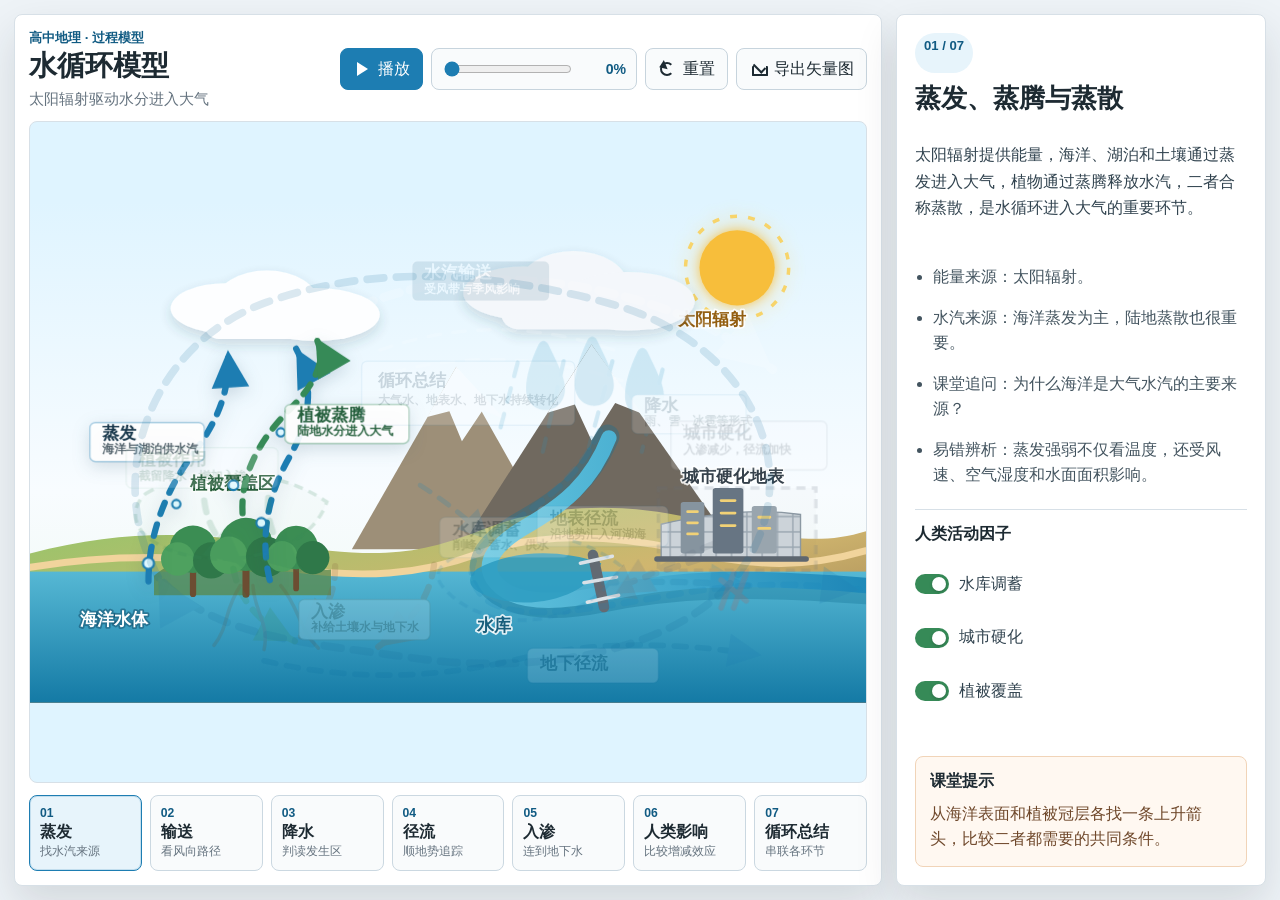
<file: 水循环交互模型/index.html>
<!DOCTYPE html>
<html lang="zh-CN">
<head>
  <meta charset="UTF-8">
  <meta name="viewport" content="width=device-width, initial-scale=1.0">
  <title>高中地理水循环模型</title>
  <link rel="stylesheet" href="styles.css">
</head>
<body>
  <main class="app-shell" aria-label="高中地理水循环交互模型">
    <section class="model-stage" aria-labelledby="modelTitle">
      <header class="toolbar">
        <div class="title-lockup">
          <p class="eyebrow">高中地理 · 过程模型</p>
          <h1 id="modelTitle">水循环模型</h1>
          <p id="stageLabel" class="stage-label">太阳辐射驱动水分进入大气</p>
        </div>

        <div class="controls" aria-label="模型控制">
          <button id="playPauseBtn" class="control-button primary" type="button" aria-label="播放模型" title="播放模型">
            <span id="playPauseIcon" class="button-icon icon-play" aria-hidden="true"></span>
            <span id="playPauseText">播放</span>
          </button>

          <label class="progress-control">
            <span class="sr-only">循环进度</span>
            <input id="progressRange" type="range" min="0" max="100" step="1" value="0" aria-label="循环进度">
            <output id="progressValue" for="progressRange">0%</output>
          </label>

          <button id="resetBtn" class="control-button" type="button" aria-label="重置模型" title="重置模型">
            <span class="button-icon icon-reset" aria-hidden="true"></span>
            <span>重置</span>
          </button>

          <button id="exportBtn" class="control-button" type="button" aria-label="导出当前矢量图" title="导出当前矢量图">
            <span class="button-icon icon-export" aria-hidden="true"></span>
            <span>导出矢量图</span>
          </button>
        </div>
      </header>

      <div class="visual-area">
        <svg id="waterCycleSvg" class="cycle-svg reservoir-on city-on vegetation-on" viewBox="0 0 1200 720" role="img" aria-labelledby="svgTitle svgDesc">
          <title id="svgTitle">高中地理水循环模型</title>
          <desc id="svgDesc">包含蒸发、水汽输送、降水、地表径流、入渗、地下径流以及水库、城市硬化和植被影响的交互式水循环矢量图模型。</desc>

          <defs>
            <linearGradient id="skyGradient" x1="0" x2="0" y1="0" y2="1">
              <stop offset="0%" stop-color="#dff4ff"></stop>
              <stop offset="58%" stop-color="#f8fcff"></stop>
              <stop offset="100%" stop-color="#eef8ef"></stop>
            </linearGradient>
            <linearGradient id="oceanGradient" x1="0" x2="0" y1="0" y2="1">
              <stop offset="0%" stop-color="#56b8d4"></stop>
              <stop offset="100%" stop-color="#147aa5"></stop>
            </linearGradient>
            <linearGradient id="riverGradient" x1="0" x2="1" y1="0" y2="0">
              <stop offset="0%" stop-color="#63c5df"></stop>
              <stop offset="100%" stop-color="#1f8ab9"></stop>
            </linearGradient>
            <linearGradient id="landGradient" x1="0" x2="1" y1="0" y2="1">
              <stop offset="0%" stop-color="#92c66a"></stop>
              <stop offset="52%" stop-color="#d0b66f"></stop>
              <stop offset="100%" stop-color="#8f7047"></stop>
            </linearGradient>
            <linearGradient id="soilGradient" x1="0" x2="0" y1="0" y2="1">
              <stop offset="0%" stop-color="#c19662"></stop>
              <stop offset="100%" stop-color="#71543c"></stop>
            </linearGradient>
            <pattern id="cityPattern" width="22" height="22" patternUnits="userSpaceOnUse">
              <rect width="22" height="22" fill="#cfd6dc"></rect>
              <path d="M0 11H22M11 0V22" stroke="#9ca8b2" stroke-width="2"></path>
            </pattern>
            <filter id="softShadow" x="-25%" y="-25%" width="150%" height="150%">
              <feDropShadow dx="0" dy="8" stdDeviation="10" flood-color="#284252" flood-opacity="0.18"></feDropShadow>
            </filter>
            <filter id="sunGlow" x="-40%" y="-40%" width="180%" height="180%">
              <feGaussianBlur stdDeviation="10" result="blur"></feGaussianBlur>
              <feMerge>
                <feMergeNode in="blur"></feMergeNode>
                <feMergeNode in="SourceGraphic"></feMergeNode>
              </feMerge>
            </filter>
            <marker id="arrowBlue" viewBox="0 0 12 12" refX="10" refY="6" markerWidth="9" markerHeight="9" orient="auto-start-reverse">
              <path d="M2 2L10 6L2 10Z" fill="#1d7db2"></path>
            </marker>
            <marker id="arrowWhite" viewBox="0 0 12 12" refX="10" refY="6" markerWidth="9" markerHeight="9" orient="auto-start-reverse">
              <path d="M2 2L10 6L2 10Z" fill="#ffffff"></path>
            </marker>
            <marker id="arrowBrown" viewBox="0 0 12 12" refX="10" refY="6" markerWidth="9" markerHeight="9" orient="auto-start-reverse">
              <path d="M2 2L10 6L2 10Z" fill="#87613e"></path>
            </marker>
            <marker id="arrowGreen" viewBox="0 0 12 12" refX="10" refY="6" markerWidth="9" markerHeight="9" orient="auto-start-reverse">
              <path d="M2 2L10 6L2 10Z" fill="#368a57"></path>
            </marker>
            <marker id="arrowGray" viewBox="0 0 12 12" refX="10" refY="6" markerWidth="9" markerHeight="9" orient="auto-start-reverse">
              <path d="M2 2L10 6L2 10Z" fill="#66717d"></path>
            </marker>
          </defs>

          <rect class="sky" width="1200" height="720" fill="url(#skyGradient)"></rect>

          <g id="landscapeLayer">
            <g class="sun" filter="url(#sunGlow)">
              <circle cx="1015" cy="96" r="54" fill="#f7be3b"></circle>
              <circle cx="1015" cy="96" r="74" fill="none" stroke="#f7d46b" stroke-width="5" stroke-dasharray="10 16"></circle>
            </g>
            <text class="map-label sun-label" x="930" y="178">太阳辐射</text>

            <g class="cloud cloud-left" filter="url(#softShadow)">
              <ellipse cx="282" cy="154" rx="80" ry="36"></ellipse>
              <ellipse cx="340" cy="146" rx="74" ry="46"></ellipse>
              <ellipse cx="410" cy="163" rx="92" ry="38"></ellipse>
              <rect x="250" y="154" width="218" height="44" rx="22"></rect>
            </g>
            <g class="cloud cloud-right" filter="url(#softShadow)">
              <ellipse cx="708" cy="132" rx="86" ry="38"></ellipse>
              <ellipse cx="780" cy="122" rx="78" ry="50"></ellipse>
              <ellipse cx="858" cy="144" rx="96" ry="42"></ellipse>
              <rect x="676" y="136" width="242" height="48" rx="24"></rect>
            </g>

            <path class="mountain back" d="M462 500L612 238L760 500Z"></path>
            <path class="mountain front" d="M612 508L806 206L1018 508Z"></path>
            <path class="snow" d="M806 206L743 304L782 292L806 344L840 290L878 305Z"></path>
            <path class="snow" d="M612 238L570 310L602 302L620 345L650 300L680 312Z"></path>

            <path class="land" d="M0 506C138 470 238 476 355 493C492 512 548 512 646 473C746 433 854 432 962 458C1066 482 1130 496 1200 474V720H0Z" fill="url(#landGradient)"></path>
            <path class="soil" d="M0 612C142 604 282 626 410 607C520 590 628 605 736 626C888 656 1042 626 1200 610V720H0Z" fill="url(#soilGradient)"></path>
            <path class="aquifer" d="M103 650C280 631 412 672 572 645C710 622 850 657 1044 633C1104 626 1160 629 1200 637V720H0V668C36 662 70 654 103 650Z"></path>

            <rect class="ocean" x="0" y="532" width="1200" height="188" fill="url(#oceanGradient)"></rect>
            <path class="coastline" d="M0 526C136 503 260 512 363 526C478 543 560 537 644 506C726 476 834 478 936 501C1042 526 1114 527 1200 502"></path>
            <path class="river-channel" d="M829 338C800 405 758 432 706 462C650 494 638 522 657 548C682 582 746 589 820 574C922 554 1022 548 1200 562"></path>
            <path class="river-water" d="M831 340C806 405 764 437 714 466C668 492 649 518 665 543C689 578 750 579 820 564C932 540 1032 538 1200 552"></path>

            <g class="reservoir-shape">
              <path d="M642 528C690 502 756 498 820 520C804 568 712 594 648 563C629 554 626 541 642 528Z" fill="#2e9ec2" opacity="0.88"></path>
              <path d="M808 508L824 583" stroke="#646b73" stroke-width="15" stroke-linecap="round"></path>
              <path d="M790 520L836 510M795 548L842 540M800 576L845 566" stroke="#dde3e8" stroke-width="5" stroke-linecap="round"></path>
            </g>

            <g class="city-base" transform="translate(930 420)">
              <path d="M-24 92H176V30C122 22 54 26 -24 44Z" fill="url(#cityPattern)" stroke="#8c99a4" stroke-width="2"></path>
              <rect x="4" y="12" width="34" height="74" rx="4" fill="#8795a1"></rect>
              <rect x="50" y="-8" width="44" height="94" rx="4" fill="#687684"></rect>
              <rect x="106" y="18" width="36" height="68" rx="4" fill="#9ba7b0"></rect>
              <path d="M-30 94H184" stroke="#5d6670" stroke-width="8" stroke-linecap="round"></path>
              <g class="city-windows">
                <path d="M14 26H28M14 42H28M14 58H28M62 10H82M62 28H82M62 46H82M116 34H132M116 50H132" stroke="#f4d477" stroke-width="4" stroke-linecap="round"></path>
              </g>
            </g>

            <g class="forest-base" transform="translate(234 438)">
              <path d="M-56 100C-14 64 48 58 106 72C140 80 165 94 198 91V128H-56Z" fill="#598a4d" opacity="0.78"></path>
              <g class="tree" transform="translate(0 4)">
                <path d="M0 82V122" stroke="#6c4d32" stroke-width="9" stroke-linecap="round"></path>
                <circle cx="0" cy="58" r="34" fill="#3c8d54"></circle>
                <circle cx="-22" cy="72" r="24" fill="#4ea15f"></circle>
                <circle cx="26" cy="74" r="26" fill="#2f7849"></circle>
              </g>
              <g class="tree" transform="translate(76 -10) scale(1.12)">
                <path d="M0 82V122" stroke="#6c4d32" stroke-width="9" stroke-linecap="round"></path>
                <circle cx="0" cy="58" r="34" fill="#3c8d54"></circle>
                <circle cx="-22" cy="72" r="24" fill="#4ea15f"></circle>
                <circle cx="26" cy="74" r="26" fill="#2f7849"></circle>
              </g>
              <g class="tree" transform="translate(148 6) scale(0.92)">
                <path d="M0 82V122" stroke="#6c4d32" stroke-width="9" stroke-linecap="round"></path>
                <circle cx="0" cy="58" r="34" fill="#3c8d54"></circle>
                <circle cx="-22" cy="72" r="24" fill="#4ea15f"></circle>
                <circle cx="26" cy="74" r="26" fill="#2f7849"></circle>
              </g>
            </g>

            <text class="map-label ocean-label" x="72" y="608">海洋水体</text>
            <text class="map-label reservoir-label" x="642" y="618">水库</text>
            <text class="map-label city-label" x="936" y="404">城市硬化地表</text>
            <text class="map-label forest-label" x="230" y="414">植被覆盖区</text>
          </g>

          <g id="evaporationLayer" class="cycle-layer" data-step="0">
            <path class="flow-path evap-flow animated-path" d="M170 546C170 482 192 420 232 366C270 315 288 272 284 214" marker-end="url(#arrowBlue)"></path>
            <path class="flow-path evap-flow animated-path delay-1" d="M344 544C330 486 340 424 372 368C404 312 408 260 382 212" marker-end="url(#arrowBlue)"></path>
            <path class="flow-path transpiration-flow animated-path delay-2" d="M305 448C302 392 330 342 372 300C414 258 426 224 410 196" marker-end="url(#arrowGreen)"></path>
            <g class="vapor-particles">
              <circle cx="170" cy="520" r="8"></circle>
              <circle cx="210" cy="435" r="6"></circle>
              <circle cx="292" cy="408" r="7"></circle>
              <circle cx="360" cy="332" r="6"></circle>
              <circle cx="332" cy="462" r="7"></circle>
            </g>
            <g class="callout" transform="translate(86 318)">
              <rect width="164" height="56" rx="8"></rect>
              <text x="18" y="24">蒸发</text>
              <text class="small" x="18" y="44">海洋与湖泊供水汽</text>
            </g>
            <g class="callout green" transform="translate(366 292)">
              <rect width="178" height="56" rx="8"></rect>
              <text x="18" y="24">植被蒸腾</text>
              <text class="small" x="18" y="44">陆地水分进入大气</text>
            </g>
          </g>

          <g id="transportLayer" class="cycle-layer" data-step="1">
            <path class="flow-path transport-flow animated-path" d="M436 168C558 105 710 96 870 142C953 166 1010 196 1066 242" marker-end="url(#arrowWhite)"></path>
            <path class="wind-line delay-1" d="M502 214C616 174 726 176 838 214"></path>
            <path class="wind-line delay-2" d="M520 246C628 218 738 222 850 258"></path>
            <g class="callout white" transform="translate(548 86)">
              <rect width="198" height="58" rx="8"></rect>
              <text x="18" y="25">水汽输送</text>
              <text class="small" x="18" y="46">受风带与季风影响</text>
            </g>
          </g>

          <g id="precipitationLayer" class="cycle-layer" data-step="2">
            <g class="rain-column">
              <path class="raindrop" d="M730 206C718 232 712 252 712 270C712 287 724 300 740 300C756 300 768 287 768 270C768 252 756 232 744 206C740 199 734 199 730 206Z"></path>
              <path class="raindrop delay-1" d="M800 200C788 226 782 246 782 264C782 281 794 294 810 294C826 294 838 281 838 264C838 246 826 226 814 200C810 193 804 193 800 200Z"></path>
              <path class="raindrop delay-2" d="M872 216C860 242 854 262 854 280C854 297 866 310 882 310C898 310 910 297 910 280C910 262 898 242 886 216C882 209 876 209 872 216Z"></path>
              <path class="rain-streak" d="M700 232L672 338M766 230L736 360M836 230L802 354M908 242L878 360"></path>
            </g>
            <g class="callout" transform="translate(864 278)">
              <rect width="164" height="56" rx="8"></rect>
              <text x="18" y="24">降水</text>
              <text class="small" x="18" y="44">雨、雪、冰雹等形式</text>
            </g>
          </g>

          <g id="runoffLayer" class="cycle-layer" data-step="3">
            <path class="flow-path runoff-flow animated-path" d="M818 330C790 390 748 425 690 462C634 498 620 534 648 566C690 612 820 582 942 562C1032 548 1108 548 1190 558" marker-end="url(#arrowBlue)"></path>
            <path class="flow-path runoff-flow side animated-path delay-1" d="M560 408C594 430 626 454 658 486" marker-end="url(#arrowBlue)"></path>
            <path class="flow-path urban-runoff animated-path delay-2" d="M962 514C904 532 858 548 812 566" marker-end="url(#arrowGray)"></path>
            <g class="callout" transform="translate(728 438)">
              <rect width="188" height="58" rx="8"></rect>
              <text x="18" y="25">地表径流</text>
              <text class="small" x="18" y="46">沿地势汇入河湖海</text>
            </g>
          </g>

          <g id="infiltrationLayer" class="cycle-layer" data-step="4">
            <path class="flow-path infiltration-flow animated-path" d="M438 524C438 566 424 592 388 626" marker-end="url(#arrowBrown)"></path>
            <path class="flow-path infiltration-flow animated-path delay-1" d="M580 522C574 570 548 604 500 640" marker-end="url(#arrowBrown)"></path>
            <path class="flow-path infiltration-flow green animated-path delay-2" d="M292 528C300 574 330 606 380 632" marker-end="url(#arrowGreen)"></path>
            <path class="flow-path groundwater-flow animated-path" d="M336 660C462 690 586 686 708 656C810 632 918 632 1050 652" marker-end="url(#arrowBlue)"></path>
            <path class="root-line" d="M302 552C278 588 286 610 264 638M320 552C322 590 344 606 336 644M360 552C388 586 384 612 414 642"></path>
            <g class="callout brown" transform="translate(386 572)">
              <rect width="188" height="58" rx="8"></rect>
              <text x="18" y="25">入渗</text>
              <text class="small" x="18" y="46">补给土壤水与地下水</text>
            </g>
            <g class="callout deep" transform="translate(714 642)">
              <rect width="188" height="50" rx="8"></rect>
              <text x="18" y="30">地下径流</text>
            </g>
          </g>

          <g id="humanLayer" class="cycle-layer" data-step="5">
            <g class="impact-reservoir">
              <path class="impact-ring" d="M610 510C672 464 778 468 848 524C806 610 664 628 598 560C578 540 582 526 610 510Z"></path>
              <path class="flow-path regulation-flow animated-path" d="M824 548C892 546 960 546 1030 552" marker-end="url(#arrowBlue)"></path>
              <g class="callout" transform="translate(588 454)">
                <rect width="186" height="58" rx="8"></rect>
                <text x="18" y="25">水库调蓄</text>
                <text class="small" x="18" y="46">削峰、蓄水、供水</text>
              </g>
            </g>
            <g class="impact-city">
              <path class="impact-ring hardening" d="M902 412H1128V530H902Z"></path>
              <path class="flow-path city-fast-runoff animated-path delay-1" d="M982 492C930 512 888 536 840 564" marker-end="url(#arrowGray)"></path>
              <path class="blocked-infiltration" d="M1010 534L992 584M1028 534L1010 584M992 544L1028 574"></path>
              <g class="callout gray" transform="translate(920 316)">
                <rect width="224" height="70" rx="8"></rect>
                <text x="18" y="25">城市硬化</text>
                <text class="small" x="18" y="47">入渗减少，径流加快</text>
              </g>
            </g>
            <g class="impact-vegetation">
              <path class="impact-ring vegetation" d="M166 420C232 380 352 380 426 432C396 520 238 538 168 482C146 464 146 438 166 420Z"></path>
              <path class="flow-path canopy-flow animated-path delay-2" d="M250 430C254 464 270 492 306 522" marker-end="url(#arrowGreen)"></path>
              <path class="flow-path canopy-flow animated-path" d="M342 426C338 466 356 502 390 532" marker-end="url(#arrowGreen)"></path>
              <g class="callout green" transform="translate(138 354)">
                <rect width="218" height="58" rx="8"></rect>
                <text x="18" y="25">植被作用</text>
                <text class="small" x="18" y="46">截留降水，增加入渗</text>
              </g>
            </g>
          </g>

          <g id="summaryLayer" class="cycle-layer" data-step="6">
            <path class="summary-loop animated-path" d="M184 540C104 394 174 206 338 146C492 90 662 102 828 146C1032 200 1116 382 1026 522C944 648 728 682 550 656C398 634 266 628 184 540Z" marker-end="url(#arrowBlue)"></path>
            <g class="summary-node" transform="translate(476 230)">
              <rect width="306" height="92" rx="8"></rect>
              <text x="24" y="35">循环总结</text>
              <text class="small" x="24" y="61">大气水、地表水、地下水持续转化</text>
            </g>
          </g>
        </svg>
      </div>

      <nav class="step-strip" aria-label="水循环步骤建议">
        <button class="step-button is-active" type="button" data-step="0">
          <span class="step-index">01</span>
          <span class="step-name">蒸发</span>
          <span class="step-advice">找水汽来源</span>
        </button>
        <button class="step-button" type="button" data-step="1">
          <span class="step-index">02</span>
          <span class="step-name">输送</span>
          <span class="step-advice">看风向路径</span>
        </button>
        <button class="step-button" type="button" data-step="2">
          <span class="step-index">03</span>
          <span class="step-name">降水</span>
          <span class="step-advice">判读发生区</span>
        </button>
        <button class="step-button" type="button" data-step="3">
          <span class="step-index">04</span>
          <span class="step-name">径流</span>
          <span class="step-advice">顺地势追踪</span>
        </button>
        <button class="step-button" type="button" data-step="4">
          <span class="step-index">05</span>
          <span class="step-name">入渗</span>
          <span class="step-advice">连到地下水</span>
        </button>
        <button class="step-button" type="button" data-step="5">
          <span class="step-index">06</span>
          <span class="step-name">人类影响</span>
          <span class="step-advice">比较增减效应</span>
        </button>
        <button class="step-button" type="button" data-step="6">
          <span class="step-index">07</span>
          <span class="step-name">循环总结</span>
          <span class="step-advice">串联各环节</span>
        </button>
      </nav>
    </section>

    <aside class="info-panel" aria-live="polite" aria-labelledby="infoTitle">
      <div class="panel-heading">
        <span id="stepBadge" class="step-badge">01 / 07</span>
        <h2 id="infoTitle">蒸发与蒸腾</h2>
      </div>
      <p id="infoLead" class="info-lead">太阳辐射提供能量，海洋、湖泊、土壤与植被把液态水转化为水汽，是水循环进入大气环节的起点。</p>
      <ul id="infoPoints" class="info-points">
        <li>能量来源：太阳辐射。</li>
        <li>水汽来源：海洋蒸发与陆地蒸散。</li>
        <li>课堂追问：为什么海洋是大气水汽的主要来源？</li>
      </ul>

      <section class="mini-panel" aria-labelledby="factorTitle">
        <h3 id="factorTitle">人类活动因子</h3>
        <label class="impact-toggle">
          <input id="reservoirToggle" type="checkbox" checked>
          <span class="toggle-mark"></span>
          <span>水库调蓄</span>
        </label>
        <label class="impact-toggle">
          <input id="cityToggle" type="checkbox" checked>
          <span class="toggle-mark"></span>
          <span>城市硬化</span>
        </label>
        <label class="impact-toggle">
          <input id="vegetationToggle" type="checkbox" checked>
          <span class="toggle-mark"></span>
          <span>植被覆盖</span>
        </label>
      </section>

      <section class="mini-panel emphasis" aria-labelledby="questionTitle">
        <h3 id="questionTitle">课堂提示</h3>
        <p id="classPrompt">从海洋表面和植被冠层各找一条上升箭头，比较二者都需要的共同条件。</p>
      </section>
    </aside>
  </main>

  <script src="app.js"></script>
</body>
</html>
</file>
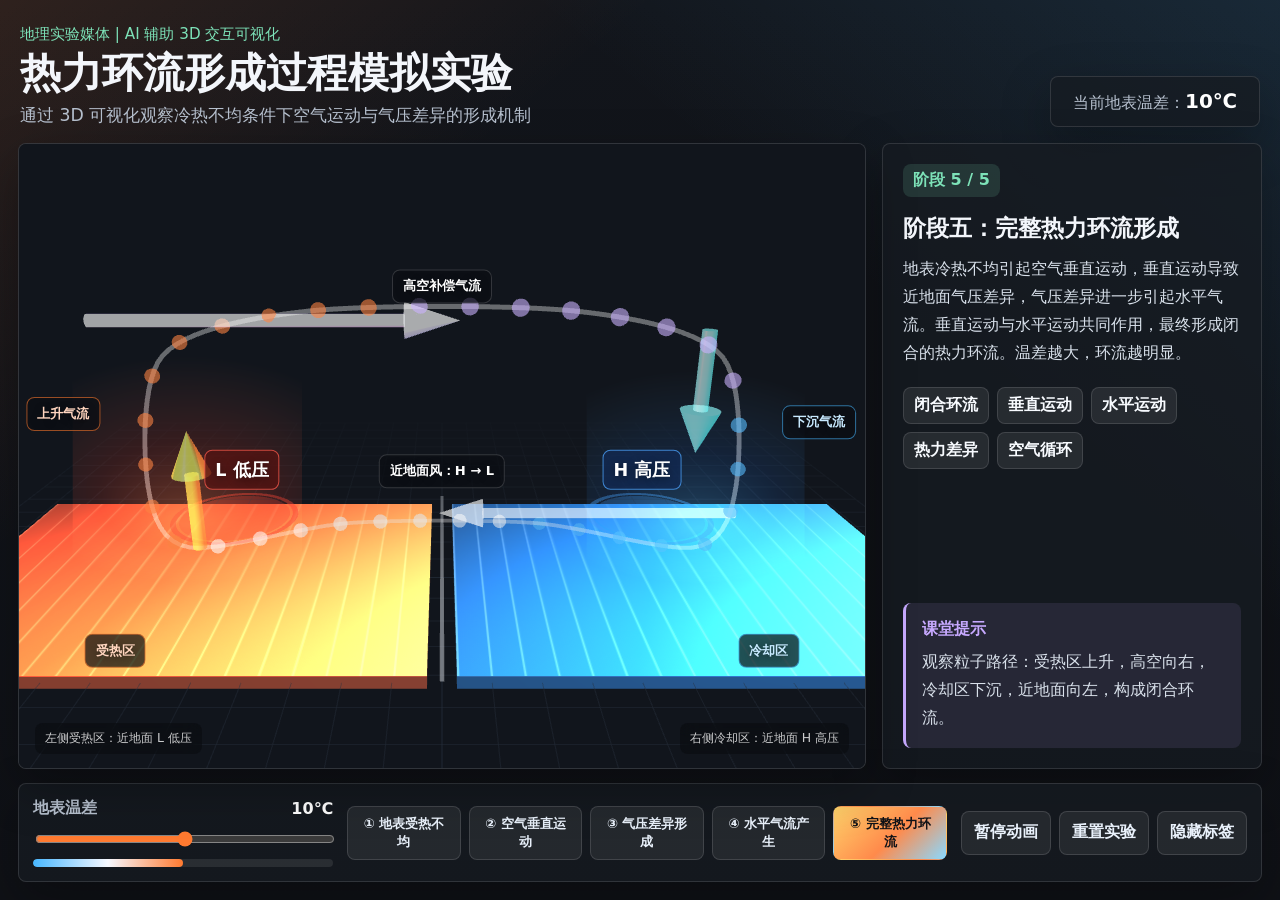
<file: 热力环流形成过程模拟实验/index.html>
<!doctype html>
<html lang="zh-CN">
  <head>
    <meta charset="UTF-8" />
    <meta name="viewport" content="width=device-width, initial-scale=1.0" />
    <title>热力环流形成过程模拟实验</title>
    <link rel="stylesheet" href="./style.css" />
  </head>
  <body>
    <div class="app-shell">
      <header class="topbar" aria-labelledby="main-title">
        <div>
          <p class="eyebrow">地理实验媒体 | AI 辅助 3D 交互可视化</p>
          <h1 id="main-title">热力环流形成过程模拟实验</h1>
          <p class="subtitle">通过 3D 可视化观察冷热不均条件下空气运动与气压差异的形成机制</p>
        </div>
        <div class="status-pill" aria-live="polite">
          当前地表温差：<strong id="delta-readout">10℃</strong>
        </div>
      </header>

      <main class="workspace">
        <section class="scene-panel" aria-label="热力环流三维实验场景">
          <div id="scene-canvas" class="scene-canvas"></div>
          <div id="label-layer" class="label-layer" aria-hidden="true"></div>
          <div class="scene-caption">
            <span>左侧受热区：近地面 L 低压</span>
            <span>右侧冷却区：近地面 H 高压</span>
          </div>
        </section>

        <aside class="explain-panel" aria-live="polite">
          <div class="stage-index" id="stage-index">阶段 5 / 5</div>
          <h2 id="stage-title">阶段五：完整热力环流形成</h2>
          <p id="stage-description">
            地表冷热不均引起空气垂直运动，垂直运动导致近地面气压差异，气压差异进一步引起水平气流。
            垂直运动与水平运动共同作用，最终形成闭合的热力环流。温差越大，环流越明显。
          </p>
          <div class="keyword-wrap" id="keyword-wrap" aria-label="关键词"></div>
          <div class="teaching-tip">
            <span class="tip-label">课堂提示</span>
            <p id="stage-tip">观察粒子路径：受热区上升，高空向右，冷却区下沉，近地面向左，构成闭合环流。</p>
          </div>
        </aside>
      </main>

      <footer class="control-panel" aria-label="实验交互控制区">
        <section class="slider-card" aria-label="地表温差调节">
          <div class="control-heading">
            <span>地表温差</span>
            <output id="delta-output" for="delta-slider">10℃</output>
          </div>
          <input
            id="delta-slider"
            type="range"
            min="0"
            max="20"
            value="10"
            step="1"
            aria-label="调节地表温差，范围为 0 到 20 摄氏度"
          />
          <div class="meter" aria-hidden="true">
            <div id="meter-fill" class="meter-fill"></div>
          </div>
        </section>

        <section class="stage-controls" aria-label="实验阶段切换">
          <button class="stage-btn" data-stage="1" type="button">① 地表受热不均</button>
          <button class="stage-btn" data-stage="2" type="button">② 空气垂直运动</button>
          <button class="stage-btn" data-stage="3" type="button">③ 气压差异形成</button>
          <button class="stage-btn" data-stage="4" type="button">④ 水平气流产生</button>
          <button class="stage-btn active" data-stage="5" type="button">⑤ 完整热力环流</button>
        </section>

        <section class="utility-controls" aria-label="播放、重置与标签控制">
          <button id="play-toggle" class="tool-btn" type="button">暂停动画</button>
          <button id="reset-btn" class="tool-btn" type="button">重置实验</button>
          <button id="label-toggle" class="tool-btn" type="button">隐藏标签</button>
        </section>
      </footer>
    </div>

    <script src="./vendor/three.min.js"></script>
    <script src="./vendor/OrbitControls-legacy.js"></script>
    <script src="./main.js?v=20260608"></script>
  </body>
</html>
</file>
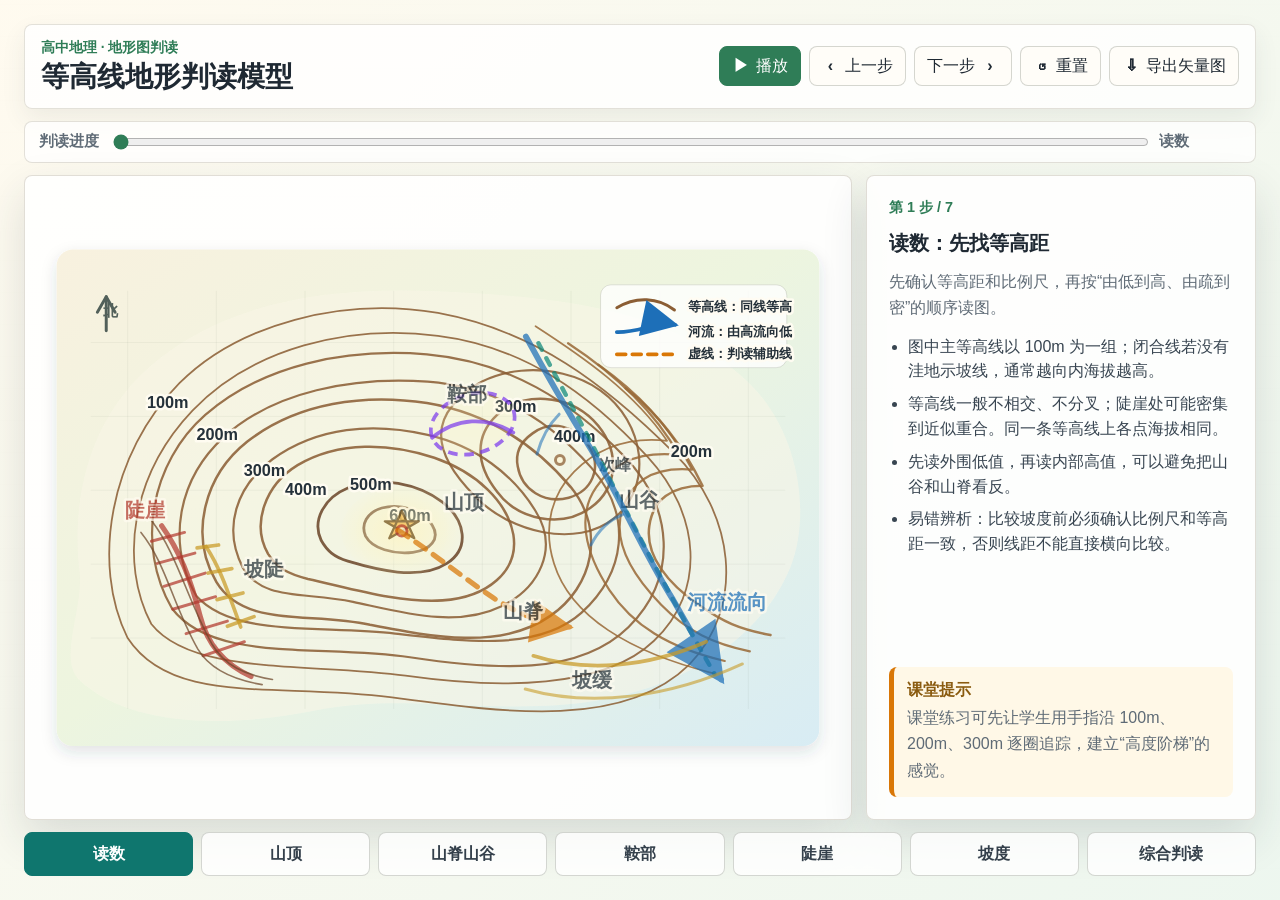
<file: 等高线地形判读模型/index.html>
<!doctype html>
<html lang="zh-CN">
  <head>
    <meta charset="UTF-8" />
    <meta name="viewport" content="width=device-width, initial-scale=1.0" />
    <title>等高线地形判读模型</title>
    <link rel="stylesheet" href="styles.css" />
  </head>
  <body>
    <main class="app-shell" aria-label="高中地理等高线地形判读交互模型">
      <section class="model-board">
        <div class="topbar">
          <div>
            <p class="eyebrow">高中地理 · 地形图判读</p>
            <h1>等高线地形判读模型</h1>
          </div>
          <div class="control-strip" aria-label="模型控制">
            <button class="tool-btn primary" id="playPause" type="button" aria-label="播放">
              <span class="icon" aria-hidden="true">▶</span>
              <span id="playText">播放</span>
            </button>
            <button class="tool-btn" id="prevStep" type="button" aria-label="上一步">
              <span class="icon" aria-hidden="true">‹</span>
              <span>上一步</span>
            </button>
            <button class="tool-btn" id="nextStep" type="button" aria-label="下一步">
              <span>下一步</span>
              <span class="icon" aria-hidden="true">›</span>
            </button>
            <button class="tool-btn" id="resetModel" type="button" aria-label="重置">
              <span class="icon" aria-hidden="true">↺</span>
              <span>重置</span>
            </button>
            <button class="tool-btn" id="exportSvg" type="button" aria-label="导出矢量图">
              <span class="icon" aria-hidden="true">⇩</span>
              <span>导出矢量图</span>
            </button>
          </div>
        </div>

        <div class="progress-row">
          <label for="progressRange">判读进度</label>
          <input id="progressRange" type="range" min="0" max="6" value="0" step="1" />
          <output id="progressLabel" for="progressRange">读数</output>
        </div>

        <div class="content-grid">
          <section class="map-wrap" aria-label="可点击等高线地形图">
            <svg
              id="contourMap"
              class="contour-map"
              viewBox="0 0 1080 720"
              role="img"
              aria-labelledby="mapTitle mapDesc"
            >
              <title id="mapTitle">等高线地形判读示意图</title>
              <desc id="mapDesc">
                一幅包含山顶、山脊、山谷、鞍部、陡崖、坡度陡缓和河流流向的高清 SVG 等高线地形图。
              </desc>
              <defs>
                <linearGradient id="landGradient" x1="0" y1="0" x2="1" y2="1">
                  <stop offset="0%" stop-color="#f8f1df" />
                  <stop offset="48%" stop-color="#edf5df" />
                  <stop offset="100%" stop-color="#d8ecf4" />
                </linearGradient>
                <radialGradient id="summitGlow" cx="50%" cy="50%" r="55%">
                  <stop offset="0%" stop-color="#fff4bd" stop-opacity="0.95" />
                  <stop offset="100%" stop-color="#fff4bd" stop-opacity="0" />
                </radialGradient>
                <filter id="softShadow" x="-15%" y="-15%" width="130%" height="130%">
                  <feDropShadow dx="0" dy="8" stdDeviation="10" flood-color="#334155" flood-opacity="0.14" />
                </filter>
                <marker
                  id="riverArrow"
                  viewBox="0 0 12 12"
                  refX="10"
                  refY="6"
                  markerWidth="12"
                  markerHeight="12"
                  orient="auto"
                >
                  <path d="M1,1 L11,6 L1,11 Z" fill="#1d6fb8" />
                </marker>
                <marker
                  id="ridgeArrow"
                  viewBox="0 0 12 12"
                  refX="10"
                  refY="6"
                  markerWidth="10"
                  markerHeight="10"
                  orient="auto"
                >
                  <path d="M1,1 L11,6 L1,11 Z" fill="#d97706" />
                </marker>
              </defs>

              <rect x="24" y="24" width="1032" height="672" rx="22" fill="url(#landGradient)" filter="url(#softShadow)" />
              <path
                d="M54 606 C120 670 255 672 374 648 C486 626 590 650 713 640 C850 629 972 563 1017 454 C1046 381 1028 267 958 202 C859 109 725 92 583 83 C432 73 293 82 179 160 C72 233 42 352 55 462 C60 510 26 579 54 606Z"
                fill="#f9f6e8"
                opacity="0.55"
              />

              <g class="grid-layer" aria-hidden="true">
                <path d="M120 80 V646" />
                <path d="M240 80 V646" />
                <path d="M360 80 V646" />
                <path d="M480 80 V646" />
                <path d="M600 80 V646" />
                <path d="M720 80 V646" />
                <path d="M840 80 V646" />
                <path d="M960 80 V646" />
                <path d="M70 150 H1010" />
                <path d="M70 250 H1010" />
                <path d="M70 350 H1010" />
                <path d="M70 450 H1010" />
                <path d="M70 550 H1010" />
                <text x="86" y="114">北</text>
                <path d="M91 134 L91 88" class="north-arrow" />
                <path d="M91 88 L79 109 M91 88 L103 109" class="north-arrow" />
              </g>

              <g class="contours" aria-label="等高线">
                <path
                  class="contour contour-100"
                  d="M120 550 C70 450 96 300 190 205 C270 125 410 88 540 110 C670 134 765 205 860 300 C940 380 958 505 880 586 C790 675 625 650 475 630 C320 610 180 642 120 550Z"
                />
                <path
                  class="contour contour-150"
                  d="M152 531 C108 447 125 329 208 242 C288 158 419 125 540 141 C653 155 742 216 824 305 C895 382 904 486 832 554 C764 619 623 619 496 601 C372 583 208 602 152 531Z"
                />
                <path
                  class="contour contour-200"
                  d="M180 510 C130 424 152 312 225 248 C302 181 414 157 525 166 C637 176 720 230 790 302 C860 373 865 468 798 535 C730 602 615 593 502 576 C380 558 236 584 180 510Z"
                />
                <path
                  class="contour contour-250"
                  d="M213 493 C172 421 188 335 250 278 C318 216 425 196 526 203 C616 210 689 253 748 320 C805 386 793 462 734 516 C676 568 579 555 482 544 C383 532 264 550 213 493Z"
                />
                <path
                  class="contour contour-300"
                  d="M240 474 C202 409 225 329 282 284 C350 231 441 219 525 232 C609 246 672 289 720 346 C767 405 750 480 692 520 C625 567 530 548 448 532 C366 514 278 537 240 474Z"
                />
                <path
                  class="contour contour-350"
                  d="M276 455 C248 401 267 345 316 308 C377 264 452 258 526 275 C592 290 642 329 672 378 C704 429 677 482 626 507 C565 537 491 515 425 501 C358 487 303 500 276 455Z"
                />
                <path
                  class="contour contour-400"
                  d="M310 436 C287 396 306 343 350 316 C406 283 475 286 535 306 C593 326 634 366 642 410 C650 460 606 495 546 499 C487 503 416 481 364 470 C337 463 323 456 310 436Z"
                />
                <path
                  class="contour contour-500"
                  d="M382 418 C369 391 386 360 418 347 C461 329 514 342 546 366 C578 391 583 429 552 449 C515 473 455 457 418 446 C399 440 390 432 382 418Z"
                />
                <path
                  class="contour contour-600"
                  d="M442 412 C435 396 444 380 464 374 C489 367 520 377 532 397 C544 416 529 431 506 434 C480 437 451 429 442 412Z"
                />
                <path
                  class="contour contour-200"
                  d="M560 235 C600 180 700 172 760 215 C820 258 832 345 778 388 C728 429 636 407 590 358 C550 318 527 274 560 235Z"
                />
                <path
                  class="contour contour-300"
                  d="M620 248 C655 216 715 220 750 255 C788 294 785 346 746 374 C707 402 648 390 620 352 C590 314 590 276 620 248Z"
                />
                <path
                  class="contour contour-400"
                  d="M668 273 C694 254 727 263 744 290 C763 320 748 351 717 360 C684 369 653 349 648 318 C644 299 651 285 668 273Z"
                />
                <path class="contour contour-150 valley-contour" d="M672 128 C737 170 805 217 850 283 C805 278 760 289 724 325 C695 354 681 399 697 449 C719 520 798 569 914 598" />
                <path class="contour contour-200 valley-contour" d="M716 151 C780 193 831 240 866 302 C817 297 778 310 754 346 C729 382 737 432 772 485 C803 532 851 563 928 581" />
                <path class="contour contour-250 valley-contour" d="M757 180 C809 217 852 260 884 322 C835 318 803 336 790 374 C775 418 803 465 842 505 C877 541 913 558 962 568" />
                <path class="contour contour-300 valley-contour" d="M794 212 C835 244 870 286 898 344 C856 344 831 363 826 398 C820 439 852 477 893 505 C925 528 948 538 990 546" />
              </g>

              <g class="contour-labels" aria-label="高程标注">
                <text x="146" y="238">100m</text>
                <text x="213" y="282">200m</text>
                <text x="277" y="331">300m</text>
                <text x="333" y="356">400m</text>
                <text x="421" y="350">500m</text>
                <text x="474" y="391">600m</text>
                <text x="617" y="244">300m</text>
                <text x="697" y="285">400m</text>
                <text x="855" y="305">200m</text>
              </g>

              <g class="terrain-feature feature-summit" data-feature="summit" aria-hidden="true">
                <ellipse class="summit-glow feature-visual" cx="491" cy="405" rx="82" ry="60" fill="url(#summitGlow)" />
                <path class="feature-visual summit-mark" d="M491 378 L508 415 L468 392 L514 392 L474 415 Z" />
                <circle class="feature-visual pin-dot" cx="491" cy="405" r="7" />
                <text class="map-label feature-visual" x="548" y="376">山顶</text>
                <circle class="hotspot" cx="491" cy="405" r="86" />
              </g>

              <g class="terrain-feature feature-summit2" data-feature="summit" aria-hidden="true">
                <circle class="feature-visual pin-dot muted" cx="705" cy="309" r="6" />
                <text class="map-label small feature-visual" x="758" y="322">次峰</text>
                <circle class="hotspot" cx="705" cy="309" r="64" />
              </g>

              <g class="terrain-feature feature-ridge" data-feature="ridge" aria-hidden="true">
                <path
                  class="feature-visual ridge-line"
                  d="M486 404 C526 430 565 461 608 491 C640 513 672 528 718 535"
                  marker-end="url(#ridgeArrow)"
                />
                <text class="map-label feature-visual" x="628" y="523">山脊</text>
                <path class="hotspot wide-path ridge-hotspot" d="M486 404 C526 430 565 461 608 491 C640 513 672 528 718 535" />
              </g>

              <g class="terrain-feature feature-valley" data-feature="valley" aria-hidden="true">
                <path class="feature-visual valley-line" d="M676 151 C705 207 735 260 769 328 C809 406 853 492 914 598" />
                <text class="map-label feature-visual" x="785" y="372">山谷</text>
                <path class="hotspot wide-path valley-hotspot" d="M676 151 C705 207 735 260 769 328 C809 406 853 492 914 598" />
              </g>

              <g class="terrain-feature feature-river" data-feature="river" aria-hidden="true">
                <path
                  class="feature-visual river-line"
                  d="M659 142 C685 190 714 240 745 291 C785 356 812 423 858 498 C876 529 893 562 923 606"
                  marker-end="url(#riverArrow)"
                />
                <path class="feature-visual river-line thin" d="M704 247 C690 261 680 279 674 301" />
                <path class="feature-visual river-line thin" d="M790 383 C770 391 756 406 747 424" />
                <text class="map-label river-label feature-visual" x="877" y="510">河流流向</text>
                <path class="hotspot wide-path river-hotspot" d="M659 142 C685 190 714 240 745 291 C785 356 812 423 858 498 C876 529 893 562 923 606" />
              </g>

              <g class="terrain-feature feature-saddle" data-feature="saddle" aria-hidden="true">
                <ellipse class="feature-visual saddle-ring" cx="587" cy="260" rx="58" ry="40" transform="rotate(-17 587 260)" />
                <path class="feature-visual saddle-line" d="M532 279 C565 251 606 250 642 272" />
                <text class="map-label feature-visual" x="552" y="229">鞍部</text>
                <ellipse class="hotspot" cx="587" cy="260" rx="76" ry="56" transform="rotate(-17 587 260)" />
              </g>

              <g class="terrain-feature feature-cliff" data-feature="cliff" aria-hidden="true">
                <path class="feature-visual cliff-edge" d="M166 398 C190 432 205 469 218 520 C228 560 252 586 287 602" />
                <path class="feature-visual cliff-hatch" d="M152 419 L197 407 M160 449 L211 435 M169 480 L225 462 M181 511 L239 494 M199 544 L255 527 M222 574 L278 555" />
                <path class="feature-visual close-contour" d="M138 407 C172 449 181 505 215 565 C230 590 260 606 302 613" />
                <path class="feature-visual close-contour" d="M153 392 C187 437 200 496 234 558 C251 587 278 600 316 606" />
                <text class="map-label danger feature-visual" x="116" y="386">陡崖</text>
                <path class="hotspot wide-path cliff-hotspot" d="M166 398 C190 432 205 469 218 520 C228 560 252 586 287 602" />
              </g>

              <g class="terrain-feature feature-steep" data-feature="steep" aria-hidden="true">
                <path class="feature-visual slope-bracket" d="M226 426 C247 458 257 492 273 535" />
                <path class="feature-visual slope-tick" d="M214 428 L243 424 M229 462 L261 456 M241 498 L276 489 M255 534 L291 521" />
                <text class="map-label feature-visual" x="278" y="466">坡陡</text>
                <ellipse class="hotspot" cx="252" cy="482" rx="78" ry="92" />
              </g>

              <g class="terrain-feature feature-gentle" data-feature="gentle" aria-hidden="true">
                <path class="feature-visual gentle-zone" d="M669 574 C737 596 821 591 903 555" />
                <path class="feature-visual gentle-zone second" d="M658 619 C746 644 852 631 952 585" />
                <text class="map-label feature-visual" x="721" y="616">坡缓</text>
                <ellipse class="hotspot" cx="794" cy="597" rx="160" ry="82" />
              </g>

              <g class="legend-box" aria-label="图例">
                <rect x="760" y="72" width="252" height="112" rx="14" />
                <path d="M782 103 C808 87 838 89 860 106" class="legend-contour" />
                <text x="878" y="108">等高线：同线等高</text>
                <path d="M782 136 C812 137 837 121 861 126" class="legend-river" marker-end="url(#riverArrow)" />
                <text x="878" y="141">河流：由高流向低</text>
                <path d="M782 166 L862 166" class="legend-ridge" />
                <text x="878" y="171">虚线：判读辅助线</text>
              </g>

              <g class="target-layer" aria-label="地图可点击热点">
                <g class="feature-target" data-feature="summit" tabindex="0" role="button" aria-label="山顶">
                  <circle class="target-hit" cx="491" cy="405" r="62" />
                </g>
                <g class="feature-target" data-feature="ridge" tabindex="0" role="button" aria-label="山脊">
                  <rect class="target-hit" x="598" y="493" width="112" height="52" rx="12" />
                </g>
                <g class="feature-target" data-feature="valley" tabindex="0" role="button" aria-label="山谷">
                  <rect class="target-hit" x="748" y="340" width="112" height="56" rx="12" />
                </g>
                <g class="feature-target" data-feature="river" tabindex="0" role="button" aria-label="河流流向">
                  <rect class="target-hit" x="856" y="482" width="134" height="58" rx="12" />
                </g>
                <g class="feature-target" data-feature="saddle" tabindex="0" role="button" aria-label="鞍部">
                  <rect class="target-hit" x="532" y="214" width="112" height="64" rx="12" />
                </g>
                <g class="feature-target" data-feature="cliff" tabindex="0" role="button" aria-label="陡崖">
                  <rect class="target-hit" x="104" y="356" width="126" height="70" rx="12" />
                </g>
                <g class="feature-target" data-feature="steep" tabindex="0" role="button" aria-label="坡度陡">
                  <rect class="target-hit" x="254" y="438" width="118" height="62" rx="12" />
                </g>
                <g class="feature-target" data-feature="gentle" tabindex="0" role="button" aria-label="坡度缓">
                  <rect class="target-hit" x="696" y="586" width="136" height="58" rx="12" />
                </g>
              </g>
            </svg>
          </section>

          <aside class="info-panel" aria-live="polite">
            <div class="panel-kicker" id="panelKicker">第 1 步 / 7</div>
            <h2 id="panelTitle">读数：先找等高距</h2>
            <p id="panelLead"></p>
            <ul id="panelPoints"></ul>
            <div class="feature-card" id="featureCard" hidden>
              <p class="feature-type" id="featureType"></p>
              <h3 id="featureTitle"></h3>
              <p id="featureText"></p>
              <p class="feature-rule" id="featureRule"></p>
            </div>
            <div class="classroom-tip">
              <span>课堂提示</span>
              <p id="classroomTip"></p>
            </div>
          </aside>
        </div>

        <nav class="step-rail" aria-label="判读步骤">
          <button type="button" class="step-chip is-active" data-step="0">读数</button>
          <button type="button" class="step-chip" data-step="1">山顶</button>
          <button type="button" class="step-chip" data-step="2">山脊山谷</button>
          <button type="button" class="step-chip" data-step="3">鞍部</button>
          <button type="button" class="step-chip" data-step="4">陡崖</button>
          <button type="button" class="step-chip" data-step="5">坡度</button>
          <button type="button" class="step-chip" data-step="6">综合判读</button>
        </nav>
      </section>
    </main>

    <script src="app.js"></script>
  </body>
</html>
</file>
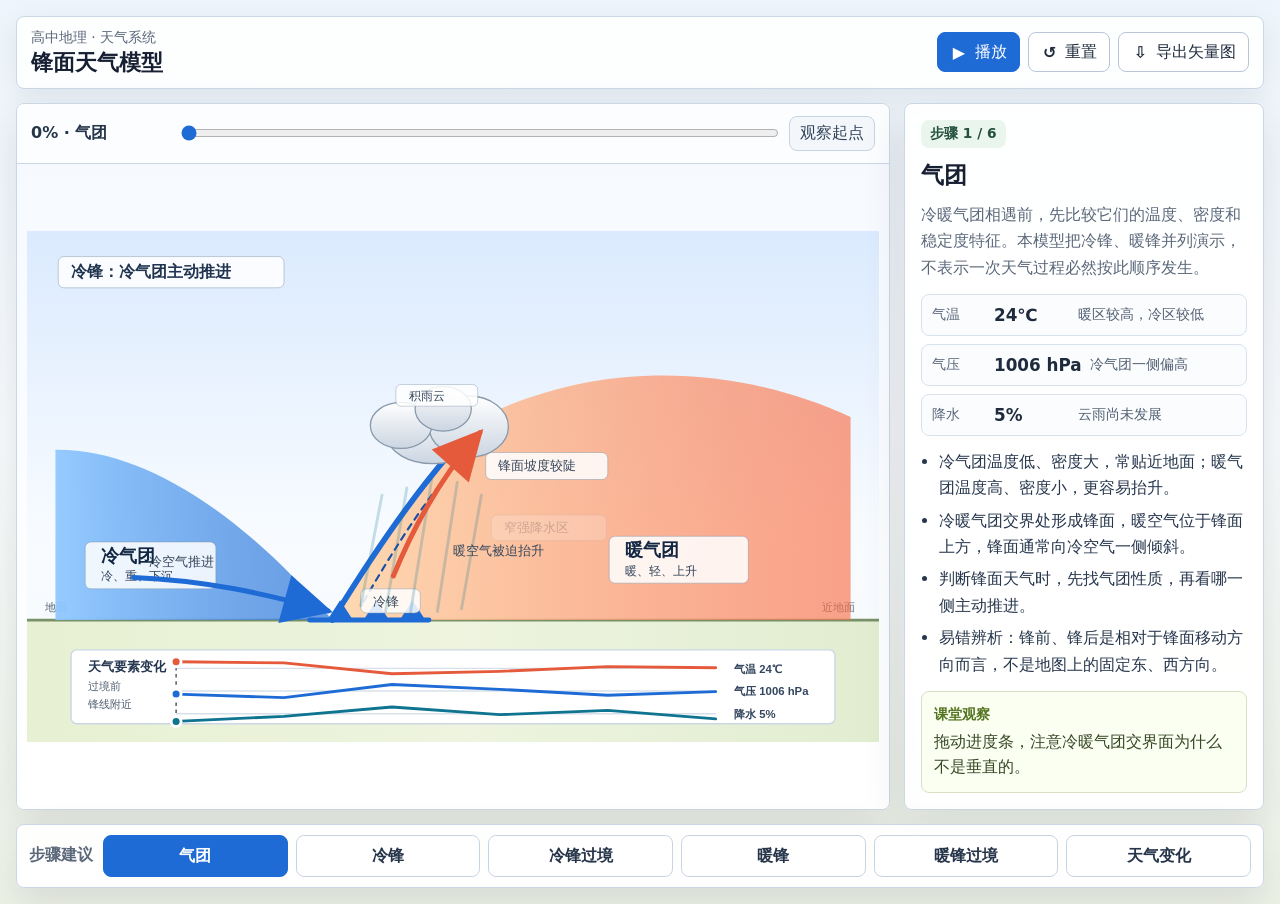
<file: 锋面天气交互模型/index.html>
<!doctype html>
<html lang="zh-CN">
<head>
  <meta charset="utf-8">
  <meta name="viewport" content="width=device-width, initial-scale=1">
  <title>锋面天气模型</title>
  <link rel="stylesheet" href="styles.css">
  <script src="app.js" defer></script>
</head>
<body>
  <div class="app-shell">
    <header class="topbar">
      <div class="title-block">
        <p class="eyebrow">高中地理 · 天气系统</p>
        <h1>锋面天气模型</h1>
      </div>

      <div class="control-bar" aria-label="模型控制">
        <button class="control-button primary" id="playBtn" type="button" aria-label="播放模型">
          <span class="button-icon" id="playIcon" aria-hidden="true">▶</span>
          <span id="playText">播放</span>
        </button>
        <button class="control-button" id="resetBtn" type="button" aria-label="重置模型">
          <span class="button-icon" aria-hidden="true">↺</span>
          <span>重置</span>
        </button>
        <button class="control-button" id="exportBtn" type="button" aria-label="导出当前矢量图">
          <span class="button-icon" aria-hidden="true">⇩</span>
          <span>导出矢量图</span>
        </button>
      </div>
    </header>

    <main class="workspace">
      <section class="model-surface" aria-label="锋面天气交互模型">
        <div class="timeline-row">
          <output class="progress-readout" id="progressReadout" for="progressRange">0% · 气团</output>
          <input id="progressRange" class="progress-range" type="range" min="0" max="100" value="0" step="1" aria-label="模型进度">
          <span class="phase-chip" id="phaseChip">观察起点</span>
        </div>

        <div class="svg-wrap">
          <svg id="weatherSvg" class="model-svg" viewBox="0 0 1200 720" xmlns="http://www.w3.org/2000/svg" role="img" aria-labelledby="svgTitle svgDesc">
            <title id="svgTitle">高中地理锋面天气模型</title>
            <desc id="svgDesc">交互展示冷气团、暖气团、冷锋、暖锋、锋面坡度、云雨区以及气温、气压、降水变化。</desc>
            <style>
              .svg-label { font: 700 24px "Microsoft YaHei", "Noto Sans SC", sans-serif; fill: #18324d; }
              .svg-small { font: 500 18px "Microsoft YaHei", "Noto Sans SC", sans-serif; fill: #35465c; }
              .svg-tiny { font: 500 15px "Microsoft YaHei", "Noto Sans SC", sans-serif; fill: #526173; }
              .scene-title { font: 700 22px "Microsoft YaHei", "Noto Sans SC", sans-serif; fill: #20344f; }
              .air-title { font: 700 25px "Microsoft YaHei", "Noto Sans SC", sans-serif; fill: #132743; }
              .air-sub { font: 500 17px "Microsoft YaHei", "Noto Sans SC", sans-serif; fill: #304258; }
              .chart-title { font: 700 19px "Microsoft YaHei", "Noto Sans SC", sans-serif; fill: #24364f; }
              .chart-text { font: 600 16px "Microsoft YaHei", "Noto Sans SC", sans-serif; fill: #34465f; }
              .label-box { fill: rgba(255, 255, 255, 0.86); stroke: rgba(124, 143, 166, 0.45); stroke-width: 1.4; }
              .front-line-cold { fill: none; stroke: #1f6bd6; stroke-width: 8; stroke-linecap: round; }
              .front-line-warm { fill: none; stroke: #e65a3c; stroke-width: 8; stroke-linecap: round; }
              .slope-helper { fill: none; stroke-width: 3; stroke-linecap: round; stroke-dasharray: 9 8; }
              .flow-arrow { fill: none; stroke-width: 7; stroke-linecap: round; stroke-linejoin: round; }
              .rain-line { stroke: #0e7490; stroke-width: 4; stroke-linecap: round; }
              .rain-light { stroke: #0f8aa5; stroke-width: 3; stroke-linecap: round; opacity: 0.72; }
              .cloud-stroke { stroke: #8799aa; stroke-width: 2; }
              .ground-line { stroke: #789168; stroke-width: 4; stroke-linecap: round; }
              .track-line { fill: none; stroke-width: 4; stroke-linecap: round; stroke-linejoin: round; }
              .chart-grid { stroke: #d7e0ea; stroke-width: 2; }
              .chart-dot { stroke: #fff; stroke-width: 4; }
            </style>
            <defs>
              <linearGradient id="skyGrad" x1="0" y1="0" x2="0" y2="1">
                <stop offset="0%" stop-color="#dbeafe"/>
                <stop offset="58%" stop-color="#f7fbff"/>
                <stop offset="100%" stop-color="#f8fafc"/>
              </linearGradient>
              <linearGradient id="groundGrad" x1="0" y1="0" x2="1" y2="0">
                <stop offset="0%" stop-color="#e7f0d2"/>
                <stop offset="52%" stop-color="#eef4df"/>
                <stop offset="100%" stop-color="#e1edd0"/>
              </linearGradient>
              <linearGradient id="coldGrad" x1="0" y1="0" x2="1" y2="0">
                <stop offset="0%" stop-color="#8fc8ff" stop-opacity="0.96"/>
                <stop offset="100%" stop-color="#2b74d6" stop-opacity="0.72"/>
              </linearGradient>
              <linearGradient id="warmGrad" x1="0" y1="0" x2="1" y2="0">
                <stop offset="0%" stop-color="#ffd6a8" stop-opacity="0.95"/>
                <stop offset="100%" stop-color="#f9734d" stop-opacity="0.72"/>
              </linearGradient>
              <linearGradient id="cloudGrad" x1="0" y1="0" x2="0" y2="1">
                <stop offset="0%" stop-color="#ffffff"/>
                <stop offset="100%" stop-color="#cbd5e1"/>
              </linearGradient>
              <marker id="arrowCold" markerWidth="12" markerHeight="12" refX="10" refY="6" orient="auto" markerUnits="strokeWidth">
                <path d="M1 1 L11 6 L1 11 Z" fill="#1f6bd6"/>
              </marker>
              <marker id="arrowWarm" markerWidth="12" markerHeight="12" refX="10" refY="6" orient="auto" markerUnits="strokeWidth">
                <path d="M1 1 L11 6 L1 11 Z" fill="#e65a3c"/>
              </marker>
              <marker id="arrowNeutral" markerWidth="12" markerHeight="12" refX="10" refY="6" orient="auto" markerUnits="strokeWidth">
                <path d="M1 1 L11 6 L1 11 Z" fill="#4b5563"/>
              </marker>
            </defs>

            <rect width="1200" height="720" fill="url(#skyGrad)"/>
            <path d="M0 548 H1200 V720 H0 Z" fill="url(#groundGrad)"/>
            <path class="ground-line" d="M0 548 H1200"/>
            <text class="svg-tiny" x="26" y="535">地面</text>
            <text class="svg-tiny" x="1120" y="535">近地面</text>

            <g id="coldScene">
              <rect class="label-box" x="44" y="36" width="318" height="44" rx="8"/>
              <text class="scene-title" x="62" y="65">冷锋：冷气团主动推进</text>

              <path d="M40 548 L40 308 C160 306 300 394 430 548 Z" fill="url(#coldGrad)" opacity="0.98"/>
              <path d="M430 548 C505 426 580 320 650 258 C820 178 1008 192 1160 262 L1160 548 Z" fill="url(#warmGrad)" opacity="0.92"/>

              <g>
                <rect class="label-box" x="82" y="438" width="184" height="66" rx="8"/>
                <text class="air-title" x="104" y="466">冷气团</text>
                <text class="air-sub" x="104" y="492">冷、重、下沉</text>
              </g>
              <g>
                <rect class="label-box" x="820" y="430" width="196" height="66" rx="8"/>
                <text class="air-title" x="842" y="458">暖气团</text>
                <text class="air-sub" x="842" y="484">暖、轻、上升</text>
              </g>

              <g id="coldFrontMover">
                <path class="front-line-cold" d="M430 548 C505 426 580 320 650 258"/>
                <path class="slope-helper" d="M474 522 C542 404 600 323 664 270" stroke="#174ea6" marker-end="url(#arrowCold)"/>
                <rect class="label-box" x="646" y="312" width="172" height="38" rx="8"/>
                <text class="svg-small" x="664" y="337">锋面坡度较陡</text>

                <line x1="398" y1="548" x2="566" y2="548" stroke="#1f6bd6" stroke-width="7" stroke-linecap="round"/>
                <polygon points="423,548 441,520 459,548" fill="#1f6bd6"/>
                <polygon points="474,548 492,520 510,548" fill="#1f6bd6"/>
                <polygon points="525,548 543,520 561,548" fill="#1f6bd6"/>
                <rect class="label-box" x="470" y="504" width="84" height="34" rx="8"/>
                <text class="svg-small" x="488" y="528">冷锋</text>

                <g id="coldCloudZone" transform="translate(570 236)">
                  <ellipse cx="2" cy="60" rx="70" ry="42" fill="url(#cloudGrad)" class="cloud-stroke"/>
                  <ellipse cx="58" cy="44" rx="62" ry="48" fill="url(#cloudGrad)" class="cloud-stroke"/>
                  <ellipse cx="-48" cy="42" rx="48" ry="36" fill="url(#cloudGrad)" class="cloud-stroke"/>
                  <ellipse cx="18" cy="16" rx="44" ry="35" fill="url(#cloudGrad)" class="cloud-stroke"/>
                  <rect class="label-box" x="-56" y="-22" width="128" height="34" rx="8"/>
                  <text class="svg-small" x="-35" y="2">积雨云</text>
                </g>

                <g id="coldRainZone">
                  <line class="rain-line" x1="500" y1="372" x2="470" y2="528"/>
                  <line class="rain-line" x1="535" y1="362" x2="505" y2="536"/>
                  <line class="rain-line" x1="570" y1="350" x2="540" y2="538"/>
                  <line class="rain-line" x1="606" y1="354" x2="578" y2="536"/>
                  <line class="rain-line" x1="640" y1="372" x2="612" y2="532"/>
                  <rect class="label-box" x="654" y="400" width="162" height="36" rx="8"/>
                  <text class="svg-small" x="672" y="424">窄强降水区</text>
                </g>
              </g>

              <g id="coldAirFlow">
                <path class="flow-arrow" d="M150 488 C250 492 332 510 424 535" stroke="#1f6bd6" marker-end="url(#arrowCold)"/>
                <text class="svg-small" x="172" y="472">冷空气推进</text>
                <path class="flow-arrow" d="M516 486 C548 408 590 338 638 284" stroke="#e65a3c" marker-end="url(#arrowWarm)"/>
                <text class="svg-small" x="600" y="456">暖空气被迫抬升</text>
              </g>
            </g>

            <g id="warmScene" opacity="0">
              <rect class="label-box" x="44" y="36" width="338" height="44" rx="8"/>
              <text class="scene-title" x="62" y="65">暖锋：暖气团沿锋面爬升</text>

              <path d="M40 548 L40 250 C205 190 418 218 585 320 C706 397 790 475 900 548 Z" fill="url(#warmGrad)" opacity="0.94"/>
              <path d="M390 548 C542 456 706 398 930 370 L1160 400 L1160 548 Z" fill="url(#coldGrad)" opacity="0.96"/>

              <g>
                <rect class="label-box" x="134" y="424" width="196" height="66" rx="8"/>
                <text class="air-title" x="156" y="452">暖气团</text>
                <text class="air-sub" x="156" y="478">沿冷空气上方爬升</text>
              </g>
              <g>
                <rect class="label-box" x="884" y="438" width="184" height="66" rx="8"/>
                <text class="air-title" x="906" y="466">冷气团</text>
                <text class="air-sub" x="906" y="492">冷、重、滞留</text>
              </g>

              <g id="warmFrontMover">
                <path class="front-line-warm" d="M900 548 C780 470 645 370 370 278"/>
                <path class="slope-helper" d="M862 522 C736 444 616 364 386 286" stroke="#d94a32" marker-end="url(#arrowWarm)"/>
                <rect class="label-box" x="618" y="316" width="172" height="38" rx="8"/>
                <text class="svg-small" x="636" y="341">锋面坡度较缓</text>

                <line x1="746" y1="548" x2="944" y2="548" stroke="#e65a3c" stroke-width="7" stroke-linecap="round"/>
                <path d="M770 548 A18 18 0 0 1 806 548" fill="none" stroke="#e65a3c" stroke-width="7" stroke-linecap="round"/>
                <path d="M826 548 A18 18 0 0 1 862 548" fill="none" stroke="#e65a3c" stroke-width="7" stroke-linecap="round"/>
                <path d="M882 548 A18 18 0 0 1 918 548" fill="none" stroke="#e65a3c" stroke-width="7" stroke-linecap="round"/>
                <rect class="label-box" x="830" y="504" width="84" height="34" rx="8"/>
                <text class="svg-small" x="848" y="528">暖锋</text>

                <g id="warmCloudZone">
                  <ellipse cx="574" cy="266" rx="72" ry="32" fill="url(#cloudGrad)" class="cloud-stroke"/>
                  <ellipse cx="680" cy="300" rx="86" ry="34" fill="url(#cloudGrad)" class="cloud-stroke"/>
                  <ellipse cx="786" cy="340" rx="96" ry="36" fill="url(#cloudGrad)" class="cloud-stroke"/>
                  <ellipse cx="884" cy="388" rx="82" ry="32" fill="url(#cloudGrad)" class="cloud-stroke"/>
                  <rect class="label-box" x="642" y="226" width="184" height="34" rx="8"/>
                  <text class="svg-small" x="660" y="250">层状云逐渐增厚</text>
                </g>

                <g id="warmRainZone">
                  <line class="rain-light" x1="620" y1="338" x2="598" y2="530"/>
                  <line class="rain-light" x1="664" y1="350" x2="642" y2="534"/>
                  <line class="rain-light" x1="708" y1="362" x2="686" y2="536"/>
                  <line class="rain-light" x1="752" y1="374" x2="730" y2="536"/>
                  <line class="rain-light" x1="796" y1="388" x2="774" y2="538"/>
                  <line class="rain-light" x1="840" y1="404" x2="818" y2="538"/>
                  <line class="rain-light" x1="884" y1="422" x2="862" y2="538"/>
                  <rect class="label-box" x="672" y="442" width="206" height="36" rx="8"/>
                  <text class="svg-small" x="690" y="466">宽广连续性降水区</text>
                </g>
              </g>

              <g id="warmAirFlow">
                <path class="flow-arrow" d="M170 405 C330 360 500 356 734 430" stroke="#e65a3c" marker-end="url(#arrowWarm)"/>
                <text class="svg-small" x="202" y="386">暖空气缓慢爬升</text>
                <path class="flow-arrow" d="M1040 488 C990 486 940 496 900 526" stroke="#1f6bd6" marker-end="url(#arrowCold)"/>
                <text class="svg-small" x="934" y="470">冷空气退让</text>
              </g>
            </g>

            <g id="weatherPanel">
              <rect x="62" y="590" width="1076" height="104" rx="8" fill="#ffffff" stroke="#cbd7e5" stroke-width="2"/>
              <text class="chart-title" x="86" y="620">天气要素变化</text>
              <text class="svg-tiny" x="86" y="646">过境前</text>
              <text class="svg-tiny" x="86" y="672">锋线附近</text>

              <g id="chartArea" transform="translate(210 604)">
                <line class="chart-grid" x1="0" y1="12" x2="760" y2="12"/>
                <line class="chart-grid" x1="0" y1="44" x2="760" y2="44"/>
                <line class="chart-grid" x1="0" y1="76" x2="760" y2="76"/>
                <path id="tempCurve" class="track-line" stroke="#e65a3c"/>
                <path id="pressureCurve" class="track-line" stroke="#1f6bd6"/>
                <path id="rainCurve" class="track-line" stroke="#0e7490"/>
                <line id="chartCursor" x1="0" y1="0" x2="0" y2="90" stroke="#4b5563" stroke-width="2" stroke-dasharray="5 5"/>
                <circle id="tempDot" class="chart-dot" r="7" fill="#e65a3c"/>
                <circle id="pressureDot" class="chart-dot" r="7" fill="#1f6bd6"/>
                <circle id="rainDot" class="chart-dot" r="7" fill="#0e7490"/>
                <text class="chart-text" x="786" y="18" id="tempSvgValue">气温 24℃</text>
                <text class="chart-text" x="786" y="50" id="pressureSvgValue">气压 1006 hPa</text>
                <text class="chart-text" x="786" y="82" id="rainSvgValue">降水 5%</text>
              </g>
            </g>
          </svg>
        </div>
      </section>

      <aside class="info-panel" aria-live="polite">
        <div class="panel-kicker" id="panelKicker">步骤 1 / 6</div>
        <h2 id="stageTitle">气团</h2>
        <p class="stage-summary" id="stageSummary">冷暖气团相遇前，先比较它们的温度、密度和气压特征。</p>

        <div class="metric-grid" aria-label="天气要素读数">
          <div class="metric-card">
            <span class="metric-label">气温</span>
            <strong id="tempValue">24℃</strong>
            <span id="tempTrend">暖区较高，冷区较低</span>
          </div>
          <div class="metric-card">
            <span class="metric-label">气压</span>
            <strong id="pressureValue">1006 hPa</strong>
            <span id="pressureTrend">冷气团一侧偏高</span>
          </div>
          <div class="metric-card">
            <span class="metric-label">降水</span>
            <strong id="rainValue">5%</strong>
            <span id="rainTrend">云雨尚未发展</span>
          </div>
        </div>

        <ul class="stage-points" id="stagePoints"></ul>

        <div class="teacher-note">
          <span class="note-label">课堂观察</span>
          <p id="teacherPrompt">拖动进度条，注意冷暖气团交界面为什么不是垂直的。</p>
        </div>
      </aside>
    </main>

    <nav class="step-strip" aria-label="底部步骤建议">
      <span class="step-strip-label">步骤建议</span>
      <div class="step-buttons" id="stepButtons"></div>
    </nav>
  </div>
</body>
</html>
</file>
<file: 城市热岛效应交互模型/styles.css>
:root {
  color-scheme: light;
  --ink: #21313f;
  --muted: #647383;
  --line: #d8e1ea;
  --paper: #ffffff;
  --soft: #f3f7fa;
  --blue: #1e88b9;
  --green: #328f5b;
  --amber: #d58a13;
  --hot: #d84a36;
  --shadow: 0 18px 40px rgba(31, 45, 58, 0.13);
}

* {
  box-sizing: border-box;
}

html,
body {
  min-height: 100%;
}

body {
  margin: 0;
  font-family: "Microsoft YaHei", "PingFang SC", "Noto Sans CJK SC", Arial, sans-serif;
  color: var(--ink);
  background:
    linear-gradient(135deg, rgba(30, 136, 185, 0.10), transparent 32%),
    linear-gradient(315deg, rgba(50, 143, 91, 0.10), transparent 36%),
    #edf3f7;
}

button,
input {
  font: inherit;
}

.app-shell {
  width: min(1500px, 100%);
  min-height: 100vh;
  margin: 0 auto;
  padding: 14px;
  display: flex;
  flex-direction: column;
  gap: 12px;
}

.model-layout {
  flex: 1;
  min-height: 0;
  display: grid;
  grid-template-columns: minmax(0, 1fr) minmax(300px, 360px);
  gap: 12px;
}

.model-area,
.info-panel,
.step-rail {
  background: rgba(255, 255, 255, 0.94);
  border: 1px solid var(--line);
  border-radius: 8px;
  box-shadow: var(--shadow);
}

.model-area {
  min-width: 0;
  overflow: hidden;
  display: flex;
  flex-direction: column;
}

.control-strip {
  display: flex;
  justify-content: space-between;
  align-items: center;
  gap: 14px;
  padding: 12px;
  border-bottom: 1px solid var(--line);
  background: linear-gradient(90deg, rgba(255, 255, 255, 0.98), rgba(243, 248, 251, 0.98));
}

.title-block {
  min-width: 210px;
}

.title-block h1 {
  margin: 0;
  font-size: clamp(1.2rem, 2vw, 1.8rem);
  line-height: 1.15;
  letter-spacing: 0;
}

.title-block p {
  margin: 6px 0 0;
  color: var(--muted);
  font-size: 0.94rem;
}

.control-actions {
  display: grid;
  grid-template-columns: 46px 46px minmax(210px, 360px) auto;
  align-items: center;
  gap: 10px;
}

.icon-button,
.export-button,
.step-rail button {
  border: 1px solid #c8d4df;
  background: #fff;
  color: var(--ink);
  min-height: 42px;
  border-radius: 8px;
  cursor: pointer;
  transition: transform 0.18s ease, background 0.18s ease, border-color 0.18s ease, box-shadow 0.18s ease;
}

.icon-button {
  width: 46px;
  height: 46px;
  display: grid;
  place-items: center;
  font-size: 1.15rem;
  line-height: 1;
}

.icon-button.primary {
  background: var(--blue);
  border-color: var(--blue);
  color: #fff;
}

.export-button {
  display: inline-flex;
  align-items: center;
  justify-content: center;
  gap: 8px;
  padding: 0 14px;
  white-space: nowrap;
  font-weight: 700;
}

.icon-button:hover,
.export-button:hover,
.step-rail button:hover {
  transform: translateY(-1px);
  border-color: var(--blue);
  box-shadow: 0 9px 18px rgba(30, 136, 185, 0.16);
}

.icon-button:focus-visible,
.export-button:focus-visible,
.step-rail button:focus-visible,
input[type="range"]:focus-visible {
  outline: 3px solid rgba(30, 136, 185, 0.28);
  outline-offset: 2px;
}

.progress-control {
  min-width: 0;
  display: grid;
  grid-template-columns: 44px minmax(0, 1fr);
  align-items: center;
  gap: 10px;
  color: var(--muted);
  font-weight: 700;
}

.progress-control input {
  width: 100%;
  accent-color: var(--hot);
}

.svg-wrap {
  flex: 1;
  min-height: 510px;
  padding: 8px;
  background: linear-gradient(180deg, #f8fbfd, #eef4f7);
}

.model-svg {
  width: 100%;
  height: 100%;
  min-height: 510px;
  display: block;
  border-radius: 6px;
}

.info-panel {
  min-width: 0;
  overflow: auto;
  padding: 18px;
  display: flex;
  flex-direction: column;
  gap: 14px;
}

.panel-topline {
  display: flex;
  align-items: center;
  gap: 8px;
  flex-wrap: wrap;
}

#stepBadge,
#keywordBadge {
  display: inline-flex;
  align-items: center;
  min-height: 28px;
  padding: 4px 10px;
  border-radius: 999px;
  font-size: 0.86rem;
  font-weight: 800;
}

#stepBadge {
  color: #fff;
  background: var(--hot);
}

#keywordBadge {
  color: #1d5f40;
  background: #e4f5ea;
}

.info-panel h2 {
  margin: 0;
  font-size: clamp(1.4rem, 2.2vw, 2rem);
  letter-spacing: 0;
}

.info-panel p {
  margin: 0;
  color: #34475a;
  line-height: 1.75;
}

.concept-list {
  margin: 0;
  padding-left: 1.1em;
  display: grid;
  gap: 8px;
  color: #34475a;
  line-height: 1.6;
}

.concept-list li::marker {
  color: var(--blue);
}

.data-board {
  display: grid;
  gap: 10px;
  padding: 12px;
  border: 1px solid #dce7ef;
  border-radius: 8px;
  background: #f7fafc;
}

.data-board div {
  display: grid;
  gap: 4px;
}

.data-label {
  color: var(--muted);
  font-size: 0.86rem;
  font-weight: 700;
}

.data-board strong {
  color: var(--ink);
  line-height: 1.4;
}

.export-status {
  min-height: 1.4em;
  color: var(--green);
  font-weight: 700;
}

.step-rail {
  display: grid;
  grid-template-columns: repeat(7, minmax(0, 1fr));
  gap: 8px;
  padding: 10px;
}

.step-rail button {
  min-width: 0;
  padding: 8px 10px;
  color: #384b5d;
  font-weight: 800;
  line-height: 1.2;
}

.step-rail button.active {
  color: #fff;
  background: var(--hot);
  border-color: var(--hot);
  box-shadow: 0 10px 20px rgba(216, 74, 54, 0.18);
}

@media (max-width: 1050px) {
  .model-layout {
    grid-template-columns: 1fr;
  }

  .info-panel {
    max-height: none;
  }

  .svg-wrap,
  .model-svg {
    min-height: 430px;
  }
}

@media (max-width: 760px) {
  .app-shell {
    padding: 8px;
    gap: 8px;
  }

  .control-strip {
    align-items: stretch;
    flex-direction: column;
  }

  .control-actions {
    grid-template-columns: 46px 46px minmax(0, 1fr);
  }

  .export-button {
    grid-column: 1 / -1;
    width: 100%;
  }

  .svg-wrap,
  .model-svg {
    min-height: 360px;
  }

  .info-panel {
    padding: 14px;
  }

  .step-rail {
    grid-template-columns: repeat(4, minmax(0, 1fr));
  }

  .step-rail button {
    min-height: 42px;
    padding: 7px 6px;
    font-size: 0.9rem;
  }
}

@media (max-width: 460px) {
  .progress-control {
    grid-template-columns: 38px minmax(0, 1fr);
  }

  .svg-wrap,
  .model-svg {
    min-height: 310px;
  }

  .step-rail {
    grid-template-columns: repeat(2, minmax(0, 1fr));
  }
}
</file>
<file: 季风环流交互模型/styles.css>
:root {
  color-scheme: light;
  --ink: #183042;
  --muted: #637486;
  --panel: #ffffff;
  --line: #d8e2ea;
  --blue: #0b77bd;
  --blue-soft: #dff2ff;
  --orange: #c45d25;
  --orange-soft: #fff0df;
  --green: #2f8b57;
  --bg: #eef4f7;
  --shadow: 0 18px 48px rgba(31, 52, 70, 0.14);
}

* {
  box-sizing: border-box;
}

html,
body {
  min-height: 100%;
}

body {
  margin: 0;
  color: var(--ink);
  font-family: "Microsoft YaHei", "PingFang SC", "Noto Sans SC", system-ui, sans-serif;
  background:
    linear-gradient(120deg, rgba(11, 119, 189, 0.12), transparent 38%),
    linear-gradient(240deg, rgba(196, 93, 37, 0.12), transparent 44%),
    var(--bg);
}

button,
input {
  font: inherit;
}

.app-shell {
  width: min(100%, 1500px);
  min-height: 100vh;
  margin: 0 auto;
  padding: 18px;
  display: flex;
  align-items: stretch;
}

.model-card {
  width: 100%;
  min-height: calc(100vh - 36px);
  display: grid;
  grid-template-rows: auto minmax(0, 1fr) auto;
  gap: 14px;
  padding: 18px;
  border: 1px solid rgba(216, 226, 234, 0.9);
  border-radius: 8px;
  background: rgba(255, 255, 255, 0.82);
  box-shadow: var(--shadow);
  backdrop-filter: blur(8px);
}

.topbar {
  display: flex;
  align-items: center;
  justify-content: space-between;
  gap: 14px;
  padding: 2px 4px 8px;
}

.kicker {
  margin: 0 0 4px;
  color: var(--muted);
  font-size: 0.9rem;
}

h1,
h2,
p {
  margin-top: 0;
}

h1 {
  margin-bottom: 0;
  font-size: clamp(1.35rem, 2.3vw, 2.1rem);
  line-height: 1.15;
}

.season-badge {
  flex: 0 1 auto;
  max-width: 42%;
  padding: 10px 14px;
  border: 1px solid var(--line);
  border-radius: 8px;
  background: #f8fbfd;
  color: #21465f;
  font-weight: 700;
  text-align: center;
  white-space: normal;
}

.workspace {
  min-height: 0;
  display: grid;
  grid-template-columns: minmax(0, 1fr) minmax(300px, 380px);
  gap: 16px;
  align-items: stretch;
}

.stage-wrap {
  min-width: 0;
  min-height: 420px;
  border: 1px solid var(--line);
  border-radius: 8px;
  background: #fafdff;
  overflow: hidden;
}

#monsoonSvg {
  width: 100%;
  height: 100%;
  min-height: 520px;
  display: block;
}

.info-panel {
  min-width: 0;
  padding: 18px;
  border: 1px solid var(--line);
  border-radius: 8px;
  background: var(--panel);
  display: flex;
  flex-direction: column;
  gap: 16px;
}

.panel-head {
  display: grid;
  grid-template-columns: 54px minmax(0, 1fr);
  gap: 12px;
  align-items: center;
}

.panel-head span {
  width: 54px;
  height: 54px;
  border-radius: 8px;
  display: grid;
  place-items: center;
  background: #17324d;
  color: #fff;
  font-weight: 800;
}

.panel-head h2 {
  margin: 0;
  font-size: clamp(1.2rem, 1.8vw, 1.65rem);
  line-height: 1.2;
}

#stepText {
  margin: 0;
  color: #3d5162;
  line-height: 1.75;
  font-size: 1rem;
}

.key-points {
  display: grid;
  gap: 10px;
}

.key-point {
  padding: 12px 12px 12px 16px;
  border-left: 4px solid var(--blue);
  border-radius: 8px;
  background: #f5f9fc;
  color: #2d4355;
  line-height: 1.45;
}

.key-point.warn {
  border-color: var(--orange);
  background: #fff8f1;
}

.mini-board {
  margin-top: auto;
  display: grid;
  gap: 10px;
}

.mini-board > div {
  display: flex;
  align-items: center;
  justify-content: space-between;
  gap: 12px;
  padding: 13px 14px;
  border: 1px solid var(--line);
  border-radius: 8px;
  background: #fbfdff;
}

.mini-label {
  color: var(--muted);
  white-space: nowrap;
}

.mini-board strong {
  text-align: right;
  line-height: 1.35;
}

.control-deck {
  display: grid;
  grid-template-columns: auto minmax(220px, 1fr);
  gap: 12px 18px;
  align-items: center;
  padding-top: 4px;
}

.primary-controls {
  display: flex;
  gap: 10px;
  flex-wrap: wrap;
}

.icon-button {
  min-height: 44px;
  display: inline-flex;
  align-items: center;
  justify-content: center;
  gap: 8px;
  padding: 10px 15px;
  border: 0;
  border-radius: 8px;
  background: #17324d;
  color: #fff;
  font-weight: 800;
  cursor: pointer;
  box-shadow: 0 8px 18px rgba(23, 50, 77, 0.18);
  transition: transform 160ms ease, background 160ms ease;
}

.icon-button:hover {
  transform: translateY(-1px);
  background: #214765;
}

.icon-button.secondary {
  background: #eef4f8;
  color: #17324d;
  box-shadow: none;
  border: 1px solid var(--line);
}

.progress-block {
  min-width: 0;
}

.progress-block label {
  display: flex;
  justify-content: space-between;
  gap: 12px;
  margin-bottom: 8px;
  color: #405668;
  font-weight: 700;
}

.progress-block input[type="range"] {
  width: 100%;
  accent-color: var(--blue);
}

.step-tabs {
  grid-column: 1 / -1;
  display: grid;
  grid-template-columns: repeat(6, minmax(92px, 1fr));
  gap: 8px;
}

.step-btn {
  min-height: 42px;
  padding: 8px 10px;
  border: 1px solid var(--line);
  border-radius: 8px;
  background: #fff;
  color: #385066;
  font-weight: 800;
  cursor: pointer;
  transition: background 160ms ease, border-color 160ms ease, color 160ms ease;
}

.step-btn:hover,
.step-btn.active {
  color: #fff;
  background: var(--blue);
  border-color: var(--blue);
}

.grid-lines path {
  fill: none;
  stroke: #a9bfd0;
  stroke-width: 1.5;
}

.labels text,
.small-label,
.wind-label,
.moisture-label,
.rain-label,
.dry-label,
.compare-title,
.compare-text,
.summary-title,
.summary-text,
#legend text {
  font-family: "Microsoft YaHei", "PingFang SC", "Noto Sans SC", system-ui, sans-serif;
}

.labels text {
  fill: #17324d;
  font-size: 34px;
  font-weight: 800;
  paint-order: stroke;
  stroke: rgba(255, 255, 255, 0.9);
  stroke-width: 7px;
}

.small-label {
  fill: #5d4b34;
  font-size: 23px;
  font-weight: 800;
  paint-order: stroke;
  stroke: #fff8ed;
  stroke-width: 5px;
}

.thermal-card rect {
  fill: rgba(255, 255, 255, 0.9);
  stroke: #d8e2ea;
  stroke-width: 2;
}

.thermal-card.land rect {
  fill: rgba(255, 247, 235, 0.93);
}

.thermal-title {
  fill: #34495e;
  font-size: 25px;
  font-weight: 800;
}

.thermal-value {
  fill: var(--blue);
  font-size: 28px;
  font-weight: 900;
}

.thermal-card.land .thermal-value {
  fill: var(--orange);
}

.pressure-node circle {
  fill: #edf8ff;
  stroke: var(--blue);
  stroke-width: 5;
}

.pressure-node.land circle {
  fill: #fff2e6;
  stroke: var(--orange);
}

.pressure-node text {
  text-anchor: middle;
  fill: #17324d;
  font-weight: 900;
}

.pressure-node text:first-of-type {
  font-size: 28px;
}

.pressure-node text:last-of-type {
  font-size: 18px;
  fill: #526779;
}

.motion-group path {
  stroke: #59636e;
  stroke-width: 8;
  stroke-linecap: round;
  stroke-dasharray: 18 13;
}

.motion-group #landUpArrow {
  stroke: var(--blue);
}

.motion-group text {
  fill: #34495e;
  font-size: 22px;
  font-weight: 800;
  paint-order: stroke;
  stroke: white;
  stroke-width: 5px;
}

.wind-layer,
#moistureLayer,
#rainLayer,
#winterDryLayer,
#comparisonLayer,
#summaryLayer {
  opacity: 0;
  transition: opacity 260ms ease;
}

.wind-arrow {
  fill: none;
  stroke-linecap: round;
  stroke-linejoin: round;
  stroke-dasharray: 24 14;
  animation: dashMove 1.6s linear infinite;
}

.wind-arrow.main {
  stroke-width: 15;
}

.wind-arrow.secondary {
  stroke-width: 10;
  opacity: 0.75;
}

.wind-arrow.summer {
  stroke: var(--blue);
  marker-end: url(#arrowBlue);
}

.wind-arrow.winter {
  stroke: var(--orange);
  marker-end: url(#arrowOrange);
}

.wind-label {
  font-size: 28px;
  font-weight: 900;
  paint-order: stroke;
  stroke: white;
  stroke-width: 7px;
}

.summer-label {
  fill: var(--blue);
}

.winter-label {
  fill: var(--orange);
}

.moisture-dot {
  fill: #e8fbff;
  stroke: var(--blue);
  stroke-width: 3;
  filter: url(#glowBlue);
  animation: pulse 1.6s ease-in-out infinite alternate;
}

.moisture-label {
  fill: #075f9f;
  font-size: 26px;
  font-weight: 900;
  paint-order: stroke;
  stroke: white;
  stroke-width: 7px;
}

.cloud {
  fill: #f7fbff;
  stroke: #94aeca;
  stroke-width: 5;
}

.rain-lines path {
  stroke: #0b77bd;
  stroke-width: 8;
  stroke-linecap: round;
  animation: rainDrop 1s ease-in-out infinite;
}

.rain-zone {
  fill: rgba(20, 139, 178, 0.18);
  stroke: rgba(11, 119, 189, 0.65);
  stroke-width: 4;
}

.rain-label {
  fill: #075f9f;
  font-size: 28px;
  font-weight: 900;
  paint-order: stroke;
  stroke: white;
  stroke-width: 7px;
}

.dry-label {
  fill: var(--orange);
  font-size: 28px;
  font-weight: 900;
  paint-order: stroke;
  stroke: white;
  stroke-width: 7px;
}

.compare-title {
  fill: #17324d;
  font-size: 30px;
  font-weight: 900;
}

.compare-text {
  fill: #405668;
  font-size: 25px;
  font-weight: 800;
}

.summary-title {
  fill: #ffffff;
  font-size: 32px;
  font-weight: 900;
}

.summary-text {
  fill: #e7f5ff;
  font-size: 25px;
  font-weight: 800;
}

.legend-blue,
.legend-orange {
  fill: none;
  stroke-width: 8;
  stroke-linecap: round;
  marker-end: url(#arrowBlue);
}

.legend-blue {
  stroke: var(--blue);
}

.legend-orange {
  stroke: var(--orange);
  marker-end: url(#arrowOrange);
}

.legend-dot {
  fill: #e8fbff;
  stroke: var(--blue);
  stroke-width: 3;
}

.legend-rain {
  stroke: #0b77bd;
  stroke-width: 7;
  stroke-linecap: round;
}

#legend text {
  fill: #34495e;
  font-size: 20px;
  font-weight: 800;
}

.show {
  opacity: 1;
}

.dimmed {
  opacity: 0.22;
}

@keyframes dashMove {
  to {
    stroke-dashoffset: -38;
  }
}

@keyframes pulse {
  from {
    transform: translateY(0);
  }

  to {
    transform: translateY(-6px);
  }
}

@keyframes rainDrop {
  0% {
    transform: translateY(-8px);
    opacity: 0.3;
  }

  60% {
    opacity: 1;
  }

  100% {
    transform: translateY(10px);
    opacity: 0.45;
  }
}

@media (max-width: 1050px) {
  .workspace {
    grid-template-columns: 1fr;
  }

  .info-panel {
    min-height: auto;
  }

  .mini-board {
    margin-top: 0;
    grid-template-columns: repeat(2, minmax(0, 1fr));
  }

  #monsoonSvg {
    min-height: 440px;
  }
}

@media (max-width: 760px) {
  .app-shell {
    padding: 8px;
  }

  .model-card {
    min-height: calc(100vh - 16px);
    grid-template-rows: auto auto auto auto;
    padding: 10px;
    gap: 10px;
  }

  .topbar {
    order: 1;
  }

  .workspace {
    display: contents;
  }

  .stage-wrap {
    order: 2;
  }

  .control-deck {
    order: 3;
  }

  .info-panel {
    order: 4;
  }

  .topbar {
    align-items: flex-start;
  }

  .season-badge {
    max-width: 48%;
    padding: 8px 10px;
    font-size: 0.86rem;
  }

  .stage-wrap {
    min-height: 310px;
  }

  #monsoonSvg {
    min-height: 330px;
  }

  .info-panel {
    padding: 14px;
  }

  .panel-head {
    grid-template-columns: 46px minmax(0, 1fr);
  }

  .panel-head span {
    width: 46px;
    height: 46px;
  }

  .control-deck {
    grid-template-columns: 1fr;
  }

  .primary-controls {
    display: grid;
    grid-template-columns: repeat(3, minmax(0, 1fr));
  }

  .icon-button {
    padding: 9px 8px;
    font-size: 0.92rem;
  }

  .step-tabs {
    grid-template-columns: repeat(3, minmax(0, 1fr));
  }

  .mini-board {
    grid-template-columns: 1fr;
  }
}

@media (max-width: 420px) {
  .topbar {
    flex-direction: column;
  }

  .season-badge {
    max-width: 100%;
    width: 100%;
  }

  .primary-controls,
  .step-tabs {
    grid-template-columns: repeat(2, minmax(0, 1fr));
  }

  .mini-board > div {
    align-items: flex-start;
    flex-direction: column;
  }

  .mini-board strong {
    text-align: left;
  }
}

@media (prefers-reduced-motion: reduce) {
  *,
  *::before,
  *::after {
    animation-duration: 0.001ms !important;
    animation-iteration-count: 1 !important;
    scroll-behavior: auto !important;
    transition-duration: 0.001ms !important;
  }
}
</file>
<file: 板块运动与地貌形成模型/styles.css>
:root {
  color-scheme: light;
  --ink: #17212b;
  --muted: #5b6675;
  --paper: #fbfcf8;
  --panel: #ffffff;
  --line: #d7dfdf;
  --teal: #0f718f;
  --teal-dark: #084b62;
  --amber: #f5a524;
  --rust: #c2410c;
  --green: #4f7c54;
  --shadow: 0 18px 46px rgba(20, 33, 45, 0.13);
}

* {
  box-sizing: border-box;
}

body {
  margin: 0;
  min-width: 320px;
  min-height: 100vh;
  font-family: "Microsoft YaHei", "PingFang SC", "Noto Sans CJK SC", system-ui, sans-serif;
  color: var(--ink);
  background:
    linear-gradient(135deg, rgba(15, 113, 143, 0.13), rgba(245, 165, 36, 0.11) 48%, rgba(79, 124, 84, 0.13)),
    #eef4f1;
}

button,
input {
  font: inherit;
}

button {
  cursor: pointer;
}

.app-shell {
  min-height: 100vh;
  min-height: 100svh;
  display: flex;
  align-items: stretch;
  padding: 18px;
  overflow-x: hidden;
}

.workbench {
  width: min(1480px, 100%);
  margin: auto;
  display: grid;
  grid-template-rows: auto minmax(0, 1fr) auto;
  gap: 14px;
  min-width: 0;
}

.topbar {
  display: flex;
  align-items: center;
  justify-content: space-between;
  gap: 16px;
  padding: 14px 16px;
  background: rgba(255, 255, 255, 0.82);
  border: 1px solid rgba(215, 223, 223, 0.9);
  border-radius: 18px;
  box-shadow: var(--shadow);
  backdrop-filter: blur(14px);
}

.title-stack {
  min-width: 220px;
}

.kicker,
.panel-kicker {
  margin: 0 0 4px;
  color: var(--teal-dark);
  font-size: 0.82rem;
  font-weight: 700;
}

h1,
h2,
p {
  margin-top: 0;
}

h1 {
  margin-bottom: 0;
  font-size: clamp(1.25rem, 2.4vw, 2rem);
  line-height: 1.15;
}

.control-cluster {
  display: flex;
  align-items: center;
  justify-content: flex-end;
  flex-wrap: wrap;
  gap: 8px;
}

.tool-button,
.icon-only {
  min-height: 42px;
  border: 1px solid var(--line);
  border-radius: 12px;
  background: #ffffff;
  color: var(--ink);
  display: inline-flex;
  align-items: center;
  justify-content: center;
  gap: 7px;
  transition: transform 160ms ease, border-color 160ms ease, background 160ms ease, box-shadow 160ms ease;
}

.tool-button {
  padding: 0 13px;
  white-space: nowrap;
  font-weight: 700;
}

.icon-only {
  width: 42px;
  padding: 0;
}

.icon-only svg {
  width: 22px;
  height: 22px;
  fill: none;
  stroke: currentColor;
  stroke-width: 2.3;
  stroke-linecap: round;
  stroke-linejoin: round;
}

.tool-button:hover,
.icon-only:hover,
.step-button:hover {
  transform: translateY(-1px);
  border-color: rgba(15, 113, 143, 0.45);
  box-shadow: 0 9px 22px rgba(15, 76, 98, 0.13);
}

.tool-button:focus-visible,
.icon-only:focus-visible,
.step-button:focus-visible,
input[type="range"]:focus-visible {
  outline: 3px solid rgba(245, 165, 36, 0.45);
  outline-offset: 3px;
}

.primary {
  background: var(--teal);
  color: #ffffff;
  border-color: var(--teal);
}

.export {
  border-color: rgba(194, 65, 12, 0.28);
  color: #8a3108;
}

.button-symbol {
  display: inline-grid;
  width: 20px;
  height: 20px;
  place-items: center;
  font-size: 0.95rem;
}

.stage-layout {
  min-height: 0;
  display: grid;
  grid-template-columns: minmax(0, 1fr) minmax(286px, 360px);
  gap: 14px;
}

.model-card,
.info-panel {
  min-width: 0;
  background: rgba(255, 255, 255, 0.9);
  border: 1px solid rgba(215, 223, 223, 0.95);
  border-radius: 18px;
  box-shadow: var(--shadow);
}

.model-card {
  display: grid;
  grid-template-rows: auto minmax(0, 1fr) auto;
  gap: 10px;
  padding: 12px;
  min-width: 0;
}

.stage-header {
  display: flex;
  align-items: center;
  justify-content: space-between;
  gap: 12px;
  min-height: 44px;
}

.stage-header strong {
  display: block;
  margin-top: 4px;
  color: #26313d;
  font-size: clamp(0.92rem, 1.6vw, 1.05rem);
  line-height: 1.35;
}

.step-pill {
  display: inline-flex;
  align-items: center;
  min-height: 26px;
  padding: 0 10px;
  border-radius: 999px;
  background: rgba(15, 113, 143, 0.12);
  color: var(--teal-dark);
  font-size: 0.82rem;
  font-weight: 800;
}

.progress-value {
  flex: 0 0 auto;
  min-width: 58px;
  padding: 7px 10px;
  border-radius: 12px;
  background: #16232e;
  color: #ffffff;
  text-align: center;
  font-weight: 800;
}

.svg-frame {
  min-height: 360px;
  border-radius: 15px;
  overflow: hidden;
  border: 1px solid #cbdada;
  background: #e9f6fb;
}

.svg-frame svg {
  display: block;
  width: 100%;
  height: 100%;
  min-height: 360px;
}

.timeline-row {
  display: grid;
  grid-template-columns: auto minmax(120px, 1fr) 70px;
  align-items: center;
  gap: 10px;
  min-height: 42px;
}

.timeline-row label,
.timeline-row span {
  color: var(--muted);
  font-weight: 700;
  white-space: nowrap;
}

.timeline-row span {
  text-align: right;
}

input[type="range"] {
  width: 100%;
  accent-color: var(--teal);
}

.info-panel {
  display: flex;
  flex-direction: column;
  gap: 16px;
  padding: 18px;
}

.info-heading {
  display: grid;
  grid-template-columns: 48px 1fr;
  align-items: center;
  gap: 12px;
}

.info-index {
  width: 48px;
  height: 48px;
  border-radius: 16px;
  display: grid;
  place-items: center;
  background: #17212b;
  color: #ffffff;
  font-weight: 900;
}

.info-heading h2 {
  margin: 0;
  font-size: clamp(1.1rem, 2vw, 1.45rem);
  line-height: 1.25;
}

.info-copy {
  margin: 0;
  color: #344252;
  line-height: 1.72;
}

.evidence-list {
  margin: 0;
  padding: 0;
  list-style: none;
  display: grid;
  gap: 10px;
}

.evidence-list li {
  position: relative;
  padding: 10px 12px 10px 34px;
  border-radius: 12px;
  background: #f3f7f5;
  color: #2d3b47;
  line-height: 1.55;
}

.evidence-list li::before {
  content: "";
  position: absolute;
  left: 13px;
  top: 18px;
  width: 9px;
  height: 9px;
  border-radius: 50%;
  background: var(--amber);
  box-shadow: 0 0 0 4px rgba(245, 165, 36, 0.17);
}

.concept-box {
  margin-top: auto;
  padding: 14px;
  border-radius: 14px;
  background: linear-gradient(135deg, rgba(15, 113, 143, 0.12), rgba(245, 165, 36, 0.15));
  border: 1px solid rgba(15, 113, 143, 0.12);
}

.concept-box span {
  display: block;
  margin-bottom: 6px;
  color: var(--muted);
  font-size: 0.82rem;
  font-weight: 800;
}

.concept-box strong {
  display: block;
  line-height: 1.55;
}

.step-strip {
  display: grid;
  grid-template-columns: repeat(6, minmax(116px, 1fr));
  gap: 9px;
  padding: 10px;
  border-radius: 18px;
  background: rgba(255, 255, 255, 0.82);
  border: 1px solid rgba(215, 223, 223, 0.9);
  box-shadow: var(--shadow);
  overflow-x: auto;
  min-width: 0;
  max-width: 100%;
  box-sizing: border-box;
}

.step-button {
  min-height: 52px;
  border: 1px solid var(--line);
  border-radius: 14px;
  background: #ffffff;
  color: #24313c;
  display: flex;
  align-items: center;
  justify-content: center;
  gap: 8px;
  white-space: nowrap;
  font-weight: 800;
}

.step-button span {
  display: inline-grid;
  width: 28px;
  height: 28px;
  place-items: center;
  border-radius: 50%;
  background: #eef4f1;
  color: var(--teal-dark);
  font-size: 0.78rem;
}

.step-button.active {
  background: #17212b;
  color: #ffffff;
  border-color: #17212b;
}

.step-button.active span {
  background: var(--amber);
  color: #17212b;
}

.motion-arrow {
  fill: none;
  stroke-width: 7;
  stroke-linecap: round;
  stroke-linejoin: round;
  stroke-dasharray: 12 12;
}

.motion-arrow.blue {
  stroke: #0f718f;
}

.motion-arrow.red {
  stroke: #c2410c;
}

.svg-labels .label rect {
  fill: rgba(255, 255, 255, 0.92);
  stroke: rgba(23, 33, 43, 0.18);
}

.svg-labels .label text {
  fill: #17212b;
  font-size: 22px;
  font-weight: 800;
}

.leader {
  fill: none;
  stroke: #1f2937;
  stroke-width: 2.5;
  stroke-linecap: round;
  stroke-dasharray: 6 6;
}

.quake-focus {
  fill: #ef4444;
  stroke: #7f1d1d;
  stroke-width: 2.5;
}

.quake-ring {
  fill: none;
  stroke: #ef4444;
  stroke-width: 4;
  opacity: 0.72;
}

.axis-note rect {
  fill: rgba(255, 255, 255, 0.82);
  stroke: rgba(23, 33, 43, 0.14);
}

.axis-note text {
  fill: #334155;
  font-size: 18px;
  font-weight: 700;
}

@media (max-width: 1020px) {
  .app-shell {
    padding: 12px;
  }

  .topbar {
    align-items: flex-start;
    flex-direction: column;
  }

  .control-cluster {
    width: 100%;
    justify-content: flex-start;
  }

  .stage-layout {
    grid-template-columns: 1fr;
  }

  .info-panel {
    min-height: 0;
  }
}

@media (max-width: 640px) {
  .app-shell {
    padding: 8px;
  }

  .workbench {
    gap: 10px;
  }

  .topbar,
  .model-card,
  .info-panel,
  .step-strip {
    border-radius: 14px;
  }

  .control-cluster {
    display: grid;
    grid-template-columns: repeat(4, minmax(42px, 1fr));
  }

  .tool-button {
    min-width: 0;
    padding: 0 9px;
  }

  .export {
    grid-column: span 2;
  }

  .stage-header {
    align-items: flex-start;
  }

  .stage-header strong {
    font-size: 0.92rem;
  }

  .progress-value {
    min-width: 52px;
    padding-inline: 8px;
  }

  .svg-frame,
  .svg-frame svg {
    min-height: 280px;
  }

  .timeline-row {
    grid-template-columns: 1fr 62px;
  }

  .timeline-row label {
    grid-column: 1 / -1;
  }

  .info-heading {
    grid-template-columns: 42px 1fr;
  }

  .info-index {
    width: 42px;
    height: 42px;
    border-radius: 13px;
  }

  .step-strip {
    grid-template-columns: repeat(2, minmax(0, 1fr));
    overflow-x: visible;
  }

  .step-button {
    white-space: normal;
  }
}

@media (prefers-reduced-motion: reduce) {
  *,
  *::before,
  *::after {
    scroll-behavior: auto !important;
    transition-duration: 0.01ms !important;
    animation-duration: 0.01ms !important;
    animation-iteration-count: 1 !important;
  }
}
</file>
<file: 水循环交互模型/styles.css>
:root {
  --page: #eef3f7;
  --surface: #ffffff;
  --ink: #1d2a32;
  --muted: #65737f;
  --line: #d7e0e7;
  --blue: #1d7db2;
  --blue-dark: #115b83;
  --green: #368a57;
  --brown: #87613e;
  --amber: #d08a23;
  --gray: #66717d;
  --focus: #e9783f;
  --shadow: 0 18px 42px rgba(29, 42, 50, 0.13);
  font-family: "Microsoft YaHei", "PingFang SC", "Noto Sans SC", Arial, sans-serif;
}

* {
  box-sizing: border-box;
}

body {
  margin: 0;
  min-height: 100vh;
  background: var(--page);
  color: var(--ink);
}

button,
input {
  font: inherit;
}

button {
  border: 0;
}

.sr-only {
  position: absolute;
  width: 1px;
  height: 1px;
  padding: 0;
  margin: -1px;
  overflow: hidden;
  clip: rect(0, 0, 0, 0);
  white-space: nowrap;
  border: 0;
}

.app-shell {
  min-height: 100vh;
  display: grid;
  grid-template-columns: minmax(0, 1fr) minmax(300px, 370px);
  gap: 14px;
  padding: 14px;
}

.model-stage,
.info-panel {
  background: var(--surface);
  border: 1px solid var(--line);
  border-radius: 8px;
  box-shadow: var(--shadow);
}

.model-stage {
  min-width: 0;
  display: grid;
  grid-template-rows: auto minmax(360px, 1fr) auto;
  gap: 12px;
  padding: 14px;
}

.toolbar {
  display: grid;
  grid-template-columns: minmax(210px, 0.72fr) minmax(360px, 1.28fr);
  gap: 14px;
  align-items: center;
}

.title-lockup {
  min-width: 0;
}

.eyebrow {
  margin: 0 0 4px;
  color: var(--blue-dark);
  font-size: 0.84rem;
  font-weight: 700;
}

h1 {
  margin: 0;
  font-size: clamp(1.42rem, 2.2vw, 2.25rem);
  line-height: 1.1;
  letter-spacing: 0;
}

.stage-label {
  margin: 7px 0 0;
  color: var(--muted);
  font-size: 0.95rem;
  line-height: 1.35;
}

.controls {
  min-width: 0;
  display: grid;
  grid-template-columns: auto minmax(170px, 1fr) auto auto;
  gap: 8px;
  align-items: center;
}

.control-button {
  min-height: 42px;
  display: inline-flex;
  align-items: center;
  justify-content: center;
  gap: 7px;
  padding: 0 12px;
  border: 1px solid #c7d4dd;
  border-radius: 8px;
  background: #f9fbfc;
  color: var(--ink);
  cursor: pointer;
  white-space: nowrap;
  transition: transform 0.16s ease, background 0.16s ease, border-color 0.16s ease;
}

.control-button:hover {
  background: #eef6fa;
  border-color: #92bbd2;
}

.control-button:focus-visible,
.step-button:focus-visible,
.impact-toggle input:focus-visible + .toggle-mark {
  outline: 3px solid rgba(233, 120, 63, 0.34);
  outline-offset: 2px;
}

.control-button:active {
  transform: translateY(1px);
}

.control-button.primary {
  background: var(--blue);
  border-color: var(--blue);
  color: #fff;
}

.control-button.primary:hover {
  background: var(--blue-dark);
  border-color: var(--blue-dark);
}

.button-icon {
  position: relative;
  flex: 0 0 18px;
  width: 18px;
  height: 18px;
  display: inline-block;
}

.icon-play::before {
  content: "";
  position: absolute;
  left: 4px;
  top: 2px;
  width: 0;
  height: 0;
  border-top: 7px solid transparent;
  border-bottom: 7px solid transparent;
  border-left: 11px solid currentColor;
}

.icon-pause::before,
.icon-pause::after {
  content: "";
  position: absolute;
  top: 2px;
  width: 5px;
  height: 14px;
  border-radius: 2px;
  background: currentColor;
}

.icon-pause::before {
  left: 3px;
}

.icon-pause::after {
  right: 3px;
}

.icon-reset::before {
  content: "";
  position: absolute;
  inset: 2px;
  border: 2px solid currentColor;
  border-right-color: transparent;
  border-radius: 50%;
}

.icon-reset::after {
  content: "";
  position: absolute;
  left: 1px;
  top: 1px;
  width: 0;
  height: 0;
  border-top: 5px solid transparent;
  border-bottom: 5px solid transparent;
  border-right: 7px solid currentColor;
  transform: rotate(-22deg);
}

.icon-export::before {
  content: "";
  position: absolute;
  left: 3px;
  bottom: 2px;
  width: 12px;
  height: 8px;
  border: 2px solid currentColor;
  border-top: 0;
  border-radius: 1px;
}

.icon-export::after {
  content: "";
  position: absolute;
  left: 7px;
  top: 1px;
  width: 5px;
  height: 10px;
  border-left: 2px solid currentColor;
  border-bottom: 2px solid currentColor;
  transform: rotate(-45deg);
}

.progress-control {
  min-width: 0;
  min-height: 42px;
  display: grid;
  grid-template-columns: minmax(110px, 1fr) 46px;
  gap: 10px;
  align-items: center;
  padding: 0 10px;
  border: 1px solid #c7d4dd;
  border-radius: 8px;
  background: #f9fbfc;
}

.progress-control input[type="range"] {
  width: 100%;
  accent-color: var(--blue);
}

.progress-control output {
  color: var(--blue-dark);
  font-size: 0.88rem;
  font-weight: 700;
  text-align: right;
}

.visual-area {
  min-width: 0;
  min-height: 0;
  position: relative;
  border: 1px solid var(--line);
  border-radius: 8px;
  overflow: hidden;
  background: #dff4ff;
}

.cycle-svg {
  display: block;
  width: 100%;
  height: 100%;
  min-height: 420px;
}

.mountain.back {
  fill: #9d8f78;
}

.mountain.front {
  fill: #70695f;
}

.snow {
  fill: #f5fbff;
}

.soil {
  opacity: 0.92;
}

.aquifer {
  fill: #38546a;
  opacity: 0.46;
}

.coastline {
  fill: none;
  stroke: #f1d49c;
  stroke-width: 10;
  stroke-linecap: round;
}

.river-channel {
  fill: none;
  stroke: #126f92;
  stroke-width: 34;
  stroke-linecap: round;
  opacity: 0.34;
}

.river-water {
  fill: none;
  stroke: url(#riverGradient);
  stroke-width: 22;
  stroke-linecap: round;
}

.cloud {
  fill: #fff;
  opacity: 0.95;
}

.cloud-right {
  fill: #f5f8fb;
}

.map-label {
  font-size: 25px;
  font-weight: 700;
  fill: #2d3b43;
  paint-order: stroke;
  stroke: rgba(255, 255, 255, 0.86);
  stroke-width: 5px;
  stroke-linejoin: round;
}

.sun-label {
  fill: #935e10;
}

.ocean-label {
  fill: #fff;
  stroke: rgba(16, 72, 100, 0.5);
}

.reservoir-label {
  fill: #185e7b;
}

.city-label {
  fill: #35414b;
}

.forest-label {
  fill: #245b38;
}

.cycle-layer {
  opacity: 0.18;
  transition: opacity 0.28s ease, filter 0.28s ease;
}

.cycle-layer.is-past {
  opacity: 0.44;
}

.cycle-layer.is-active {
  opacity: 1;
  filter: drop-shadow(0 7px 12px rgba(25, 68, 88, 0.18));
}

.cycle-svg.summary-mode .cycle-layer {
  opacity: 0.9;
}

.cycle-svg.summary-mode #summaryLayer {
  opacity: 1;
}

.flow-path,
.wind-line,
.rain-streak,
.root-line,
.blocked-infiltration,
.summary-loop {
  fill: none;
  stroke-linecap: round;
  stroke-linejoin: round;
}

.flow-path {
  stroke-width: 9;
  stroke-dasharray: 17 16;
}

.evap-flow {
  stroke: var(--blue);
}

.transpiration-flow,
.infiltration-flow.green,
.canopy-flow {
  stroke: var(--green);
}

.transport-flow {
  stroke: #ffffff;
  stroke-width: 13;
  stroke-dasharray: 23 16;
}

.wind-line {
  stroke: #ffffff;
  stroke-width: 5;
  stroke-dasharray: 18 18;
  opacity: 0.92;
}

.runoff-flow {
  stroke: #1687bd;
}

.runoff-flow.side {
  stroke-width: 7;
}

.urban-runoff,
.city-fast-runoff {
  stroke: var(--gray);
}

.infiltration-flow {
  stroke: var(--brown);
}

.groundwater-flow {
  stroke: #0b709f;
  stroke-width: 8;
}

.regulation-flow {
  stroke: #1c7ea9;
}

.summary-loop {
  stroke: #176f9d;
  stroke-width: 11;
  stroke-dasharray: 24 18;
  opacity: 0.82;
}

.animated-path {
  animation: flowDash 1.5s linear infinite;
}

.delay-1 {
  animation-delay: 0.28s;
}

.delay-2 {
  animation-delay: 0.56s;
}

.cycle-layer:not(.is-active) .animated-path,
.cycle-layer:not(.is-active) .wind-line,
.cycle-layer:not(.is-active) .raindrop {
  animation-play-state: paused;
}

.vapor-particles circle {
  fill: #dff8ff;
  stroke: #1d7db2;
  stroke-width: 3;
  animation: vaporFloat 2.4s ease-in-out infinite;
}

.vapor-particles circle:nth-child(2n) {
  animation-delay: 0.5s;
}

.raindrop {
  fill: #2b96c2;
  opacity: 0.92;
  animation: rainFall 1.25s linear infinite;
  transform-box: fill-box;
  transform-origin: center;
}

.rain-streak {
  stroke: #2b96c2;
  stroke-width: 6;
  stroke-dasharray: 20 18;
}

.root-line {
  stroke: #6d4c32;
  stroke-width: 5;
  opacity: 0.88;
}

.blocked-infiltration {
  stroke: #d34f3f;
  stroke-width: 8;
}

.impact-ring {
  fill: rgba(29, 125, 178, 0.08);
  stroke: #1d7db2;
  stroke-width: 5;
  stroke-dasharray: 13 9;
}

.impact-ring.hardening {
  fill: rgba(102, 113, 125, 0.13);
  stroke: #66717d;
}

.impact-ring.vegetation {
  fill: rgba(54, 138, 87, 0.12);
  stroke: #368a57;
}

.cycle-svg:not(.reservoir-on) .impact-reservoir,
.cycle-svg:not(.city-on) .impact-city,
.cycle-svg:not(.vegetation-on) .impact-vegetation {
  opacity: 0.16;
  filter: grayscale(1);
}

.cycle-svg:not(.reservoir-on) .impact-reservoir .animated-path,
.cycle-svg:not(.city-on) .impact-city .animated-path,
.cycle-svg:not(.vegetation-on) .impact-vegetation .animated-path {
  animation-play-state: paused;
}

.callout rect,
.summary-node rect {
  fill: rgba(255, 255, 255, 0.92);
  stroke: rgba(29, 125, 178, 0.34);
  stroke-width: 2;
}

.callout text,
.summary-node text {
  font-size: 24px;
  font-weight: 800;
  fill: #17364a;
}

.callout .small,
.summary-node .small {
  font-size: 17px;
  font-weight: 700;
  fill: #50606a;
}

.callout.green rect {
  stroke-color: #368a57;
  stroke: rgba(54, 138, 87, 0.38);
}

.callout.green text {
  fill: #245f3c;
}

.callout.brown rect {
  stroke: rgba(135, 97, 62, 0.46);
}

.callout.brown text {
  fill: #6c4a2f;
}

.callout.deep rect {
  fill: rgba(229, 244, 255, 0.9);
  stroke: rgba(28, 112, 159, 0.44);
}

.callout.gray rect {
  stroke: rgba(102, 113, 125, 0.5);
}

.callout.gray text {
  fill: #3b4650;
}

.callout.white rect {
  fill: rgba(23, 80, 112, 0.65);
  stroke: rgba(255, 255, 255, 0.82);
}

.callout.white text,
.callout.white .small {
  fill: #ffffff;
}

.step-strip {
  display: grid;
  grid-template-columns: repeat(7, minmax(98px, 1fr));
  gap: 8px;
}

.step-button {
  min-width: 0;
  min-height: 76px;
  display: grid;
  grid-template-rows: auto auto auto;
  gap: 3px;
  justify-items: start;
  padding: 10px;
  border: 1px solid #cbd8e1;
  border-radius: 8px;
  background: #f9fbfc;
  color: var(--ink);
  text-align: left;
  cursor: pointer;
  transition: background 0.18s ease, border-color 0.18s ease, transform 0.18s ease;
}

.step-button:hover {
  background: #eef6fa;
  border-color: #8fbad0;
}

.step-button.is-active {
  background: #e7f4fb;
  border-color: var(--blue);
  box-shadow: inset 0 0 0 1px rgba(29, 125, 178, 0.18);
}

.step-index {
  color: var(--blue-dark);
  font-size: 0.76rem;
  font-weight: 800;
}

.step-name {
  font-size: 0.98rem;
  font-weight: 800;
  line-height: 1.1;
}

.step-advice {
  color: var(--muted);
  font-size: 0.78rem;
  line-height: 1.25;
}

.info-panel {
  min-width: 0;
  align-self: stretch;
  display: grid;
  grid-template-rows: auto auto auto auto auto;
  gap: 14px;
  padding: 18px;
}

.panel-heading {
  display: grid;
  gap: 10px;
}

.step-badge {
  width: fit-content;
  padding: 5px 9px;
  border-radius: 999px;
  background: #e7f4fb;
  color: var(--blue-dark);
  font-size: 0.82rem;
  font-weight: 800;
}

.info-panel h2,
.mini-panel h3 {
  margin: 0;
  letter-spacing: 0;
}

.info-panel h2 {
  font-size: clamp(1.25rem, 2vw, 1.6rem);
  line-height: 1.2;
}

.info-lead {
  margin: 0;
  color: #31434f;
  font-size: 1rem;
  line-height: 1.65;
}

.info-points {
  margin: 0;
  padding-left: 1.15rem;
  display: grid;
  gap: 9px;
  color: #43545f;
  line-height: 1.55;
}

.mini-panel {
  border-top: 1px solid var(--line);
  padding-top: 14px;
  display: grid;
  gap: 10px;
}

.mini-panel h3 {
  font-size: 1rem;
}

.impact-toggle {
  display: grid;
  grid-template-columns: 36px 1fr;
  align-items: center;
  gap: 8px;
  min-height: 36px;
  cursor: pointer;
  color: #31434f;
}

.impact-toggle input {
  position: absolute;
  opacity: 0;
  pointer-events: none;
}

.toggle-mark {
  position: relative;
  width: 34px;
  height: 20px;
  border-radius: 999px;
  background: #cbd5dc;
  transition: background 0.18s ease;
}

.toggle-mark::after {
  content: "";
  position: absolute;
  left: 3px;
  top: 3px;
  width: 14px;
  height: 14px;
  border-radius: 50%;
  background: #fff;
  box-shadow: 0 1px 3px rgba(0, 0, 0, 0.22);
  transition: transform 0.18s ease;
}

.impact-toggle input:checked + .toggle-mark {
  background: var(--green);
}

.impact-toggle input:checked + .toggle-mark::after {
  transform: translateX(14px);
}

.mini-panel.emphasis {
  align-self: end;
  padding: 14px;
  border: 1px solid #f1d4b8;
  border-radius: 8px;
  background: #fff8f1;
}

.mini-panel.emphasis p {
  margin: 0;
  color: #6f482b;
  line-height: 1.55;
}

@keyframes flowDash {
  to {
    stroke-dashoffset: -66;
  }
}

@keyframes vaporFloat {
  0%,
  100% {
    transform: translateY(0);
  }
  50% {
    transform: translateY(-12px);
  }
}

@keyframes rainFall {
  0% {
    opacity: 0;
    transform: translateY(-18px);
  }
  20% {
    opacity: 0.95;
  }
  100% {
    opacity: 0;
    transform: translateY(42px);
  }
}

@media (max-width: 1120px) {
  .app-shell {
    grid-template-columns: minmax(0, 1fr);
  }

  .info-panel {
    grid-template-columns: 1fr 1fr;
    grid-template-rows: auto auto auto;
    align-items: start;
  }

  .panel-heading,
  .info-lead,
  .info-points {
    grid-column: 1 / -1;
  }

  .mini-panel.emphasis {
    align-self: stretch;
  }
}

@media (max-width: 860px) {
  .app-shell {
    padding: 10px;
  }

  .model-stage {
    grid-template-rows: auto minmax(300px, 52vh) auto;
    padding: 10px;
  }

  .toolbar {
    grid-template-columns: 1fr;
  }

  .controls {
    grid-template-columns: 1fr 1fr;
  }

  .progress-control {
    grid-column: 1 / -1;
    grid-row: 1;
  }

  .control-button {
    min-height: 40px;
  }

  .cycle-svg {
    min-height: 320px;
  }

  .step-strip {
    display: flex;
    overflow-x: auto;
    padding-bottom: 3px;
    scroll-snap-type: x mandatory;
  }

  .step-button {
    flex: 0 0 132px;
    scroll-snap-align: start;
  }

  .info-panel {
    grid-template-columns: 1fr;
    padding: 14px;
  }
}

@media (max-width: 520px) {
  .controls {
    grid-template-columns: 1fr;
  }

  .progress-control {
    grid-column: auto;
  }

  .control-button {
    width: 100%;
  }

  .model-stage {
    grid-template-rows: auto minmax(280px, 48vh) auto;
  }

  .map-label {
    font-size: 30px;
  }
}

@media (prefers-reduced-motion: reduce) {
  *,
  *::before,
  *::after {
    animation-duration: 0.01ms !important;
    animation-iteration-count: 1 !important;
    scroll-behavior: auto !important;
    transition-duration: 0.01ms !important;
  }
}
</file>
<file: 热力环流形成过程模拟实验/style.css>
:root {
  --bg: #101217;
  --surface: #171b22;
  --surface-2: #202630;
  --line: rgba(255, 255, 255, 0.12);
  --text: #f3f6fb;
  --muted: #b6c0ce;
  --warm: #ff7a30;
  --warm-strong: #ff3b2f;
  --cool: #48b7ff;
  --cool-strong: #1976ff;
  --violet: #c7a9ff;
  --green: #7de2b8;
  --shadow: 0 18px 50px rgba(0, 0, 0, 0.28);
  font-family: "Microsoft YaHei", "PingFang SC", "Noto Sans CJK SC", system-ui, sans-serif;
}

* {
  box-sizing: border-box;
}

html,
body {
  width: 100%;
  min-height: 100%;
  margin: 0;
}

body {
  color: var(--text);
  background:
    linear-gradient(140deg, rgba(255, 122, 48, 0.12), transparent 28%),
    linear-gradient(220deg, rgba(72, 183, 255, 0.12), transparent 32%),
    linear-gradient(180deg, #12151b 0%, #0f1116 100%);
}

button,
input {
  font: inherit;
}

button {
  cursor: pointer;
}

.app-shell {
  min-height: 100vh;
  display: grid;
  grid-template-rows: auto minmax(0, 1fr) auto;
  gap: 14px;
  padding: 18px;
}

.topbar {
  display: flex;
  align-items: end;
  justify-content: space-between;
  gap: 18px;
  padding: 6px 2px 2px;
}

.eyebrow {
  margin: 0 0 6px;
  color: var(--green);
  font-size: clamp(0.82rem, 1.2vw, 0.95rem);
}

h1 {
  margin: 0;
  font-size: clamp(1.9rem, 3.2vw, 3.4rem);
  line-height: 1.08;
  font-weight: 800;
}

.subtitle {
  margin: 8px 0 0;
  color: var(--muted);
  font-size: clamp(0.98rem, 1.35vw, 1.18rem);
}

.status-pill {
  flex: 0 0 auto;
  min-width: 210px;
  padding: 12px 16px;
  border: 1px solid var(--line);
  border-radius: 8px;
  background: rgba(23, 27, 34, 0.78);
  box-shadow: var(--shadow);
  color: var(--muted);
  text-align: center;
}

.status-pill strong {
  color: #fff;
  font-size: 1.25rem;
}

.workspace {
  min-height: 0;
  display: grid;
  grid-template-columns: minmax(0, 1fr) minmax(320px, 380px);
  gap: 16px;
}

.scene-panel,
.explain-panel,
.control-panel {
  border: 1px solid var(--line);
  border-radius: 8px;
  background: rgba(23, 27, 34, 0.78);
  box-shadow: var(--shadow);
}

.scene-panel {
  position: relative;
  min-height: 520px;
  overflow: hidden;
}

.scene-canvas {
  position: absolute;
  inset: 0;
}

.scene-canvas canvas {
  display: block;
  width: 100%;
  height: 100%;
}

.load-error {
  position: absolute;
  inset: 0;
  display: grid;
  place-content: center;
  gap: 10px;
  padding: 24px;
  text-align: center;
  color: #fff;
  background: rgba(18, 21, 28, 0.92);
}

.load-error strong {
  font-size: 1.35rem;
}

.load-error span {
  color: var(--muted);
  line-height: 1.7;
}

.label-layer {
  position: absolute;
  inset: 0;
  pointer-events: none;
  overflow: hidden;
}

.scene-label {
  position: absolute;
  transform: translate(-50%, -50%);
  padding: 7px 10px;
  border: 1px solid rgba(255, 255, 255, 0.16);
  border-radius: 8px;
  background: rgba(12, 15, 20, 0.72);
  color: #fff;
  font-size: clamp(0.82rem, 1vw, 1rem);
  font-weight: 700;
  white-space: nowrap;
  text-shadow: 0 2px 8px rgba(0, 0, 0, 0.45);
  opacity: 0;
  transition: opacity 220ms ease, transform 220ms ease;
}

.scene-label.warm {
  border-color: rgba(255, 122, 48, 0.58);
  color: #ffd5bf;
}

.scene-label.cool {
  border-color: rgba(72, 183, 255, 0.58);
  color: #c8eaff;
}

.scene-label.pressure-low {
  background: rgba(84, 20, 18, 0.78);
  border-color: rgba(255, 93, 80, 0.72);
  color: #fff;
  font-size: clamp(1.1rem, 1.35vw, 1.35rem);
}

.scene-label.pressure-high {
  background: rgba(19, 42, 83, 0.78);
  border-color: rgba(79, 167, 255, 0.74);
  color: #fff;
  font-size: clamp(1.1rem, 1.35vw, 1.35rem);
}

.scene-caption {
  position: absolute;
  left: 16px;
  right: 16px;
  bottom: 14px;
  display: flex;
  justify-content: space-between;
  gap: 10px;
  color: rgba(255, 255, 255, 0.78);
  font-size: clamp(0.78rem, 0.9vw, 0.95rem);
  pointer-events: none;
}

.scene-caption span {
  padding: 7px 10px;
  border-radius: 8px;
  background: rgba(0, 0, 0, 0.28);
  backdrop-filter: blur(8px);
}

.explain-panel {
  display: flex;
  flex-direction: column;
  min-height: 0;
  padding: 20px;
}

.stage-index {
  width: fit-content;
  padding: 6px 10px;
  border-radius: 8px;
  background: rgba(125, 226, 184, 0.14);
  color: var(--green);
  font-weight: 700;
}

.explain-panel h2 {
  margin: 18px 0 12px;
  font-size: clamp(1.35rem, 1.8vw, 1.8rem);
  line-height: 1.2;
}

.explain-panel p {
  margin: 0;
  color: #d9e1eb;
  font-size: clamp(0.98rem, 1.1vw, 1.08rem);
  line-height: 1.78;
}

.keyword-wrap {
  display: flex;
  flex-wrap: wrap;
  gap: 8px;
  margin: 20px 0;
}

.keyword {
  padding: 7px 10px;
  border-radius: 8px;
  background: rgba(255, 255, 255, 0.08);
  border: 1px solid rgba(255, 255, 255, 0.12);
  color: #f8fbff;
  font-weight: 700;
}

.teaching-tip {
  margin-top: auto;
  padding: 16px;
  border-left: 3px solid var(--violet);
  background: rgba(199, 169, 255, 0.1);
  border-radius: 8px;
}

.tip-label {
  display: inline-block;
  margin-bottom: 8px;
  color: var(--violet);
  font-weight: 800;
}

.control-panel {
  display: grid;
  grid-template-columns: minmax(230px, 300px) minmax(0, 1fr) auto;
  gap: 14px;
  align-items: center;
  padding: 14px;
}

.slider-card {
  min-width: 0;
}

.control-heading {
  display: flex;
  align-items: center;
  justify-content: space-between;
  gap: 12px;
  margin-bottom: 10px;
  color: var(--muted);
  font-weight: 700;
}

#delta-output {
  color: #fff;
}

#delta-slider {
  width: 100%;
  accent-color: var(--warm);
}

.meter {
  height: 8px;
  margin-top: 8px;
  overflow: hidden;
  border-radius: 8px;
  background: rgba(255, 255, 255, 0.09);
}

.meter-fill {
  height: 100%;
  width: 50%;
  border-radius: inherit;
  background: linear-gradient(90deg, var(--cool), #f6f8ff, var(--warm));
  transition: width 180ms ease;
}

.stage-controls {
  display: grid;
  grid-template-columns: repeat(5, minmax(110px, 1fr));
  gap: 8px;
}

.stage-btn,
.tool-btn {
  min-height: 44px;
  border: 1px solid rgba(255, 255, 255, 0.13);
  border-radius: 8px;
  color: #e9f1fb;
  background: rgba(255, 255, 255, 0.07);
  transition: transform 160ms ease, border-color 160ms ease, background 160ms ease, color 160ms ease;
}

.stage-btn {
  padding: 8px 10px;
  font-size: clamp(0.82rem, 0.95vw, 0.98rem);
  font-weight: 700;
}

.stage-btn:hover,
.tool-btn:hover {
  transform: translateY(-1px);
  border-color: rgba(255, 255, 255, 0.28);
  background: rgba(255, 255, 255, 0.12);
}

.stage-btn.active {
  color: #101217;
  border-color: transparent;
  background: linear-gradient(135deg, #ffd36b, #ff8a4b 54%, #8ad9ff);
}

.utility-controls {
  display: grid;
  grid-template-columns: repeat(3, minmax(88px, 1fr));
  gap: 8px;
}

.tool-btn {
  padding: 8px 12px;
  font-weight: 800;
  white-space: nowrap;
}

@media (max-width: 1180px) {
  .workspace {
    grid-template-columns: 1fr;
  }

  .scene-panel {
    min-height: 58vh;
  }

  .explain-panel {
    min-height: auto;
  }

  .control-panel {
    grid-template-columns: 1fr;
  }

  .stage-controls {
    grid-template-columns: repeat(5, minmax(100px, 1fr));
  }
}

@media (max-width: 760px) {
  .app-shell {
    padding: 12px;
  }

  .topbar {
    align-items: stretch;
    flex-direction: column;
  }

  .status-pill {
    width: 100%;
  }

  .scene-panel {
    min-height: 440px;
  }

  .scene-caption {
    flex-direction: column;
    align-items: flex-start;
  }

  .stage-controls,
  .utility-controls {
    grid-template-columns: 1fr;
  }
}
</file>
<file: 等高线地形判读模型/styles.css>
:root {
  color-scheme: light;
  --ink: #1f2933;
  --muted: #5f6b76;
  --paper: #fbf8ef;
  --panel: #ffffff;
  --line: #d7d0bc;
  --green: #2f7d57;
  --blue: #1d6fb8;
  --orange: #d97706;
  --red: #b3392f;
  --gold: #c99a24;
  --focus: #0f766e;
  --shadow: 0 18px 45px rgba(37, 48, 62, 0.14);
}

* {
  box-sizing: border-box;
}

body {
  margin: 0;
  min-height: 100vh;
  color: var(--ink);
  font-family: "Microsoft YaHei", "PingFang SC", "Noto Sans CJK SC", Arial, sans-serif;
  background:
    linear-gradient(135deg, rgba(255, 250, 238, 0.92), rgba(236, 246, 238, 0.94)),
    repeating-linear-gradient(0deg, transparent 0 31px, rgba(60, 75, 64, 0.05) 31px 32px);
}

button,
input {
  font: inherit;
}

.app-shell {
  min-height: 100vh;
  padding: clamp(10px, 2vw, 24px);
  display: grid;
  place-items: center;
}

.model-board {
  width: min(1500px, 100%);
  min-height: calc(100vh - clamp(20px, 4vw, 48px));
  display: grid;
  grid-template-rows: auto auto 1fr auto;
  gap: 12px;
}

.topbar {
  display: flex;
  align-items: center;
  justify-content: space-between;
  gap: 16px;
  padding: 14px 16px;
  background: rgba(255, 255, 255, 0.82);
  border: 1px solid rgba(128, 117, 91, 0.22);
  border-radius: 8px;
  box-shadow: 0 10px 24px rgba(56, 66, 78, 0.08);
}

.eyebrow {
  margin: 0 0 4px;
  color: var(--green);
  font-size: 0.86rem;
  font-weight: 700;
}

h1 {
  margin: 0;
  font-size: clamp(1.25rem, 2.2vw, 2rem);
  line-height: 1.16;
  letter-spacing: 0;
}

.control-strip {
  display: flex;
  flex-wrap: wrap;
  justify-content: flex-end;
  gap: 8px;
}

.tool-btn {
  min-height: 40px;
  border: 1px solid rgba(94, 102, 89, 0.26);
  border-radius: 8px;
  background: #fffdf8;
  color: var(--ink);
  padding: 8px 12px;
  display: inline-flex;
  align-items: center;
  justify-content: center;
  gap: 6px;
  cursor: pointer;
  transition:
    transform 160ms ease,
    box-shadow 160ms ease,
    background 160ms ease;
  white-space: nowrap;
}

.tool-btn:hover,
.tool-btn:focus-visible {
  transform: translateY(-1px);
  box-shadow: 0 8px 18px rgba(36, 48, 57, 0.13);
  outline: 2px solid rgba(15, 118, 110, 0.2);
  outline-offset: 2px;
}

.tool-btn.primary {
  background: var(--green);
  border-color: var(--green);
  color: #fff;
}

.icon {
  min-width: 1.1em;
  display: inline-grid;
  place-items: center;
  font-weight: 800;
}

.progress-row {
  display: grid;
  grid-template-columns: auto minmax(160px, 1fr) minmax(82px, auto);
  align-items: center;
  gap: 12px;
  padding: 10px 14px;
  border: 1px solid rgba(128, 117, 91, 0.22);
  border-radius: 8px;
  background: rgba(255, 255, 255, 0.78);
}

.progress-row label,
.progress-row output {
  color: var(--muted);
  font-size: 0.92rem;
  font-weight: 700;
}

input[type="range"] {
  width: 100%;
  accent-color: var(--green);
}

.content-grid {
  min-height: 0;
  display: grid;
  grid-template-columns: minmax(0, 1fr) minmax(310px, 390px);
  gap: 14px;
}

.map-wrap,
.info-panel {
  min-width: 0;
  min-height: 0;
  border: 1px solid rgba(128, 117, 91, 0.24);
  border-radius: 8px;
  background: rgba(255, 255, 255, 0.84);
  box-shadow: var(--shadow);
}

.map-wrap {
  display: grid;
  place-items: center;
  overflow: hidden;
  padding: clamp(8px, 1.5vw, 14px);
}

.contour-map {
  width: 100%;
  height: 100%;
  max-height: 74vh;
  min-height: 450px;
  display: block;
}

.grid-layer path {
  stroke: rgba(67, 85, 68, 0.08);
  stroke-width: 1;
  fill: none;
}

.grid-layer text {
  fill: #52605a;
  font-size: 20px;
  font-weight: 700;
}

.grid-layer .north-arrow {
  stroke: #52605a;
  stroke-width: 4;
  stroke-linecap: round;
  fill: none;
}

.contour {
  fill: none;
  stroke: #8b5e34;
  stroke-width: 3;
  stroke-linecap: round;
  stroke-linejoin: round;
  opacity: 0.86;
}

.contour-100,
.contour-150 {
  stroke-width: 2.4;
}

.contour-300,
.contour-400 {
  stroke-width: 3.4;
}

.contour-500,
.contour-600 {
  stroke: #6c4629;
  stroke-width: 3.8;
}

.valley-contour {
  stroke: #9a6a39;
}

.contour-labels text,
.map-label,
.legend-box text {
  fill: #25313a;
  font-weight: 800;
  letter-spacing: 0;
  paint-order: stroke;
  stroke: rgba(255, 252, 242, 0.92);
  stroke-width: 7px;
  stroke-linejoin: round;
}

.contour-labels text {
  font-size: 22px;
}

.map-label {
  font-size: 27px;
}

.map-label.small {
  font-size: 21px;
}

.map-label.danger {
  fill: var(--red);
}

.river-label {
  fill: var(--blue);
}

.terrain-feature {
  cursor: pointer;
}

.terrain-feature:focus-visible .feature-visual,
.terrain-feature:hover .feature-visual,
.terrain-feature.is-highlighted .feature-visual,
.terrain-feature.is-selected .feature-visual {
  opacity: 1;
}

.terrain-feature.is-selected .pin-dot,
.terrain-feature.is-highlighted .pin-dot {
  stroke-width: 5;
}

.feature-visual {
  opacity: 0.72;
  pointer-events: none;
  transition:
    opacity 180ms ease,
    stroke-width 180ms ease,
    filter 180ms ease;
}

.terrain-feature.is-highlighted .feature-visual,
.terrain-feature.is-selected .feature-visual {
  filter: drop-shadow(0 0 9px rgba(255, 198, 88, 0.65));
}

.hotspot {
  fill: transparent;
  stroke: transparent;
  pointer-events: all;
}

.target-layer {
  pointer-events: all;
}

.feature-target {
  cursor: pointer;
}

.target-hit {
  fill: rgba(255, 244, 191, 0.01);
  stroke: transparent;
  stroke-width: 4;
  pointer-events: all;
  transition:
    fill 160ms ease,
    stroke 160ms ease;
}

.feature-target:hover .target-hit,
.feature-target:focus-visible .target-hit,
.feature-target.is-highlighted .target-hit,
.feature-target.is-selected .target-hit {
  fill: rgba(255, 211, 96, 0.18);
  stroke: rgba(15, 118, 110, 0.62);
}

.wide-path {
  fill: none;
  stroke: transparent;
  stroke-width: 36;
  stroke-linecap: round;
  pointer-events: stroke;
}

.river-hotspot {
  stroke-width: 14;
}

.valley-hotspot {
  stroke-width: 40;
}

.ridge-hotspot,
.cliff-hotspot {
  stroke-width: 42;
}

.summit-mark {
  fill: #f2b84b;
  stroke: #6d4b16;
  stroke-width: 3;
  stroke-linejoin: round;
}

.pin-dot {
  fill: #fff7d7;
  stroke: var(--red);
  stroke-width: 4;
}

.pin-dot.muted {
  stroke: #8a5b2f;
}

.ridge-line {
  fill: none;
  stroke: var(--orange);
  stroke-width: 7;
  stroke-linecap: round;
  stroke-dasharray: 16 13;
}

.valley-line {
  fill: none;
  stroke: #0f8a7b;
  stroke-width: 6;
  stroke-linecap: round;
  stroke-dasharray: 10 13;
}

.river-line {
  fill: none;
  stroke: var(--blue);
  stroke-width: 8;
  stroke-linecap: round;
  stroke-linejoin: round;
}

.river-line.thin {
  stroke-width: 4;
  opacity: 0.55;
}

.saddle-ring {
  fill: rgba(255, 244, 191, 0.26);
  stroke: #7c3aed;
  stroke-width: 5;
  stroke-dasharray: 13 9;
}

.saddle-line {
  fill: none;
  stroke: #7c3aed;
  stroke-width: 5;
  stroke-linecap: round;
}

.cliff-edge,
.cliff-hatch,
.close-contour {
  fill: none;
  stroke-linecap: round;
  stroke-linejoin: round;
}

.cliff-edge {
  stroke: var(--red);
  stroke-width: 7;
}

.cliff-hatch {
  stroke: var(--red);
  stroke-width: 4;
}

.close-contour {
  stroke: #6c4629;
  stroke-width: 2.2;
}

.slope-bracket,
.slope-tick,
.gentle-zone {
  fill: none;
  stroke: var(--gold);
  stroke-width: 5;
  stroke-linecap: round;
}

.gentle-zone.second {
  stroke-width: 4;
  opacity: 0.58;
}

.legend-box rect {
  fill: rgba(255, 255, 255, 0.8);
  stroke: rgba(86, 90, 80, 0.22);
}

.legend-box text {
  font-size: 18px;
  font-weight: 700;
}

.legend-contour,
.legend-river,
.legend-ridge {
  fill: none;
  stroke-linecap: round;
  stroke-linejoin: round;
}

.legend-contour {
  stroke: #8b5e34;
  stroke-width: 4;
}

.legend-river {
  stroke: var(--blue);
  stroke-width: 5;
}

.legend-ridge {
  stroke: var(--orange);
  stroke-width: 5;
  stroke-dasharray: 12 9;
}

.info-panel {
  padding: clamp(16px, 2vw, 22px);
  display: flex;
  flex-direction: column;
  gap: 13px;
  overflow: auto;
}

.panel-kicker {
  color: var(--green);
  font-size: 0.9rem;
  font-weight: 800;
}

.info-panel h2 {
  margin: 0;
  font-size: clamp(1.2rem, 1.6vw, 1.55rem);
  line-height: 1.28;
}

#panelLead,
#featureText,
#featureRule,
#classroomTip {
  margin: 0;
  color: var(--muted);
  line-height: 1.65;
}

#panelPoints {
  margin: 0;
  padding-left: 1.2em;
  display: grid;
  gap: 8px;
  color: #384551;
  line-height: 1.55;
}

.feature-card {
  padding: 14px;
  border: 1px solid rgba(29, 111, 184, 0.24);
  border-radius: 8px;
  background: #f6fbff;
}

.feature-type {
  margin: 0 0 6px;
  color: var(--blue);
  font-weight: 800;
  font-size: 0.86rem;
}

.feature-card h3 {
  margin: 0 0 8px;
  font-size: 1.08rem;
}

.feature-rule {
  margin-top: 8px;
  padding-top: 8px;
  border-top: 1px dashed rgba(29, 111, 184, 0.24);
}

.classroom-tip {
  margin-top: auto;
  padding: 13px;
  border-left: 5px solid var(--orange);
  border-radius: 8px;
  background: #fff8e7;
}

.classroom-tip span {
  display: block;
  margin-bottom: 4px;
  color: #8a5b10;
  font-weight: 800;
}

.step-rail {
  display: grid;
  grid-template-columns: repeat(7, minmax(96px, 1fr));
  gap: 8px;
}

.step-chip {
  min-height: 44px;
  border: 1px solid rgba(87, 95, 81, 0.25);
  border-radius: 8px;
  background: rgba(255, 255, 255, 0.82);
  color: #34404b;
  font-weight: 800;
  cursor: pointer;
  transition:
    background 160ms ease,
    color 160ms ease,
    transform 160ms ease;
}

.step-chip:hover,
.step-chip:focus-visible {
  transform: translateY(-1px);
  outline: 2px solid rgba(15, 118, 110, 0.18);
  outline-offset: 2px;
}

.step-chip.is-active {
  background: var(--focus);
  border-color: var(--focus);
  color: #fff;
}

@media (max-width: 1120px) {
  .topbar {
    align-items: flex-start;
    flex-direction: column;
  }

  .control-strip {
    justify-content: flex-start;
  }

  .content-grid {
    grid-template-columns: 1fr;
  }

  .contour-map {
    max-height: none;
    min-height: 390px;
  }

  .info-panel {
    max-height: none;
  }

  .step-rail {
    grid-template-columns: repeat(4, minmax(120px, 1fr));
  }
}

@media (max-width: 640px) {
  .app-shell {
    padding: 8px;
  }

  .model-board {
    gap: 9px;
  }

  .topbar,
  .progress-row,
  .map-wrap,
  .info-panel {
    border-radius: 8px;
  }

  .control-strip {
    width: 100%;
    display: grid;
    grid-template-columns: repeat(2, minmax(0, 1fr));
  }

  .tool-btn {
    width: 100%;
    padding-inline: 8px;
  }

  .progress-row {
    grid-template-columns: 1fr;
    gap: 8px;
  }

  .contour-map {
    min-height: 320px;
  }

  .step-rail {
    grid-template-columns: repeat(2, minmax(0, 1fr));
  }

  .step-chip {
    min-height: 42px;
    font-size: 0.92rem;
  }
}

@media (prefers-reduced-motion: reduce) {
  *,
  *::before,
  *::after {
    scroll-behavior: auto !important;
    transition-duration: 0.01ms !important;
    animation-duration: 0.01ms !important;
  }
}
</file>
<file: 锋面天气交互模型/styles.css>
:root {
  --ink: #172033;
  --muted: #5b687a;
  --line: #cbd7e5;
  --surface: #ffffff;
  --surface-soft: #f5f8fb;
  --blue: #1f6bd6;
  --blue-deep: #174ea6;
  --warm: #e65a3c;
  --rain: #0e7490;
  --green: #6f8f3d;
  --shadow: 0 16px 42px rgba(31, 45, 61, 0.12);
}

* {
  box-sizing: border-box;
}

html,
body {
  min-height: 100%;
}

body {
  margin: 0;
  color: var(--ink);
  font-family: "Microsoft YaHei", "Noto Sans SC", system-ui, -apple-system, BlinkMacSystemFont, "Segoe UI", sans-serif;
  background:
    linear-gradient(180deg, #edf4fb 0%, #f9fbfd 48%, #eef3e7 100%);
}

button,
input {
  font: inherit;
}

.app-shell {
  min-height: 100svh;
  display: grid;
  grid-template-rows: auto 1fr auto;
  gap: 14px;
  padding: 16px;
}

.topbar {
  display: flex;
  align-items: center;
  justify-content: space-between;
  gap: 14px;
  padding: 12px 14px;
  background: rgba(255, 255, 255, 0.88);
  border: 1px solid var(--line);
  border-radius: 8px;
  box-shadow: 0 10px 28px rgba(31, 45, 61, 0.08);
}

.title-block {
  min-width: 0;
}

.eyebrow {
  margin: 0 0 3px;
  color: var(--muted);
  font-size: 0.86rem;
}

h1 {
  margin: 0;
  font-size: 1.35rem;
  line-height: 1.2;
  letter-spacing: 0;
}

.control-bar {
  display: flex;
  align-items: center;
  justify-content: flex-end;
  gap: 8px;
  flex-wrap: wrap;
}

.control-button {
  min-height: 40px;
  display: inline-flex;
  align-items: center;
  justify-content: center;
  gap: 7px;
  border: 1px solid #b8c6d8;
  border-radius: 8px;
  padding: 8px 12px;
  color: #1f2c3d;
  background: #fff;
  cursor: pointer;
  transition: transform 150ms ease, background 150ms ease, border-color 150ms ease;
  white-space: nowrap;
}

.control-button:hover {
  transform: translateY(-1px);
  border-color: #8da4c0;
  background: #f8fbff;
}

.control-button:focus-visible,
.step-button:focus-visible,
.progress-range:focus-visible {
  outline: 3px solid rgba(31, 107, 214, 0.28);
  outline-offset: 2px;
}

.control-button.primary {
  border-color: var(--blue);
  color: #fff;
  background: var(--blue);
}

.control-button.primary:hover {
  background: var(--blue-deep);
}

.button-icon {
  min-width: 1.1em;
  display: inline-flex;
  justify-content: center;
  font-weight: 700;
}

.workspace {
  min-height: 0;
  display: grid;
  grid-template-columns: minmax(0, 1fr) minmax(286px, 360px);
  gap: 14px;
}

.model-surface,
.info-panel,
.step-strip {
  background: rgba(255, 255, 255, 0.92);
  border: 1px solid var(--line);
  border-radius: 8px;
  box-shadow: var(--shadow);
}

.model-surface {
  min-width: 0;
  display: grid;
  grid-template-rows: auto 1fr;
  overflow: hidden;
}

.timeline-row {
  display: grid;
  grid-template-columns: minmax(136px, auto) minmax(160px, 1fr) auto;
  align-items: center;
  gap: 12px;
  padding: 12px 14px;
  border-bottom: 1px solid var(--line);
  background: #fbfdff;
}

.progress-readout {
  color: #26354a;
  font-weight: 700;
  white-space: nowrap;
}

.phase-chip {
  justify-self: end;
  max-width: 180px;
  overflow: hidden;
  padding: 6px 10px;
  border: 1px solid #c7d4e4;
  border-radius: 8px;
  color: #31425a;
  background: #f3f7fb;
  text-overflow: ellipsis;
  white-space: nowrap;
}

.progress-range {
  width: 100%;
  accent-color: var(--blue);
}

.svg-wrap {
  min-height: 0;
  display: grid;
  place-items: center;
  padding: 10px;
  background: linear-gradient(180deg, #f6faff 0%, #ffffff 100%);
}

.model-svg {
  width: 100%;
  height: auto;
  max-height: calc(100svh - 214px);
  display: block;
}

.info-panel {
  min-width: 0;
  padding: 16px;
  display: flex;
  flex-direction: column;
  gap: 13px;
}

.panel-kicker {
  width: fit-content;
  max-width: 100%;
  padding: 5px 9px;
  border-radius: 8px;
  color: #24503d;
  background: #eaf5ed;
  font-size: 0.86rem;
  font-weight: 700;
}

.info-panel h2 {
  margin: 0;
  font-size: 1.45rem;
  line-height: 1.2;
  letter-spacing: 0;
}

.stage-summary {
  margin: 0;
  color: var(--muted);
  line-height: 1.65;
}

.metric-grid {
  display: grid;
  grid-template-columns: 1fr;
  gap: 8px;
}

.metric-card {
  min-width: 0;
  display: grid;
  grid-template-columns: 54px minmax(76px, auto) 1fr;
  align-items: center;
  gap: 8px;
  padding: 10px;
  border: 1px solid #d9e2ec;
  border-radius: 8px;
  background: #fbfcfe;
}

.metric-label {
  color: var(--muted);
  font-size: 0.88rem;
}

.metric-card strong {
  color: #1e2b3d;
  font-size: 1.05rem;
}

.metric-card span:last-child {
  min-width: 0;
  color: #526173;
  font-size: 0.88rem;
  line-height: 1.35;
}

.stage-points {
  margin: 0;
  padding-left: 1.15rem;
  color: #26364c;
  line-height: 1.65;
}

.stage-points li + li {
  margin-top: 6px;
}

.teacher-note {
  margin-top: auto;
  padding: 12px;
  border: 1px solid #d8e0c5;
  border-radius: 8px;
  background: #fbfff2;
}

.note-label {
  display: inline-block;
  margin-bottom: 6px;
  color: #557522;
  font-weight: 800;
  font-size: 0.9rem;
}

.teacher-note p {
  margin: 0;
  color: #374725;
  line-height: 1.55;
}

.step-strip {
  display: grid;
  grid-template-columns: auto 1fr;
  align-items: center;
  gap: 10px;
  padding: 10px 12px;
}

.step-strip-label {
  color: var(--muted);
  font-weight: 700;
  white-space: nowrap;
}

.step-buttons {
  min-width: 0;
  display: grid;
  grid-template-columns: repeat(6, minmax(0, 1fr));
  gap: 8px;
}

.step-button {
  min-width: 0;
  min-height: 42px;
  border: 1px solid #c7d4e4;
  border-radius: 8px;
  padding: 8px 10px;
  color: #26354a;
  background: #fff;
  cursor: pointer;
  font-weight: 700;
  line-height: 1.2;
  transition: background 150ms ease, border-color 150ms ease, color 150ms ease, transform 150ms ease;
}

.step-button:hover {
  transform: translateY(-1px);
  background: #f7fbff;
  border-color: #93a9c4;
}

.step-button.active {
  color: #fff;
  border-color: var(--blue);
  background: var(--blue);
}

@media (max-width: 980px) {
  .app-shell {
    padding: 12px;
  }

  .topbar,
  .workspace {
    grid-template-columns: 1fr;
  }

  .topbar {
    align-items: stretch;
  }

  .control-bar {
    justify-content: flex-start;
  }

  .workspace {
    display: flex;
    flex-direction: column;
  }

  .model-svg {
    max-height: none;
  }

  .info-panel {
    order: 2;
  }
}

@media (max-width: 720px) {
  .timeline-row {
    grid-template-columns: 1fr;
    align-items: stretch;
  }

  .phase-chip {
    justify-self: start;
    max-width: 100%;
  }

  .metric-card {
    grid-template-columns: 48px 84px 1fr;
  }

  .step-strip {
    grid-template-columns: 1fr;
  }

  .step-buttons {
    display: flex;
    gap: 8px;
    overflow-x: auto;
    padding-bottom: 2px;
    scroll-snap-type: x proximity;
  }

  .step-button {
    flex: 0 0 132px;
    scroll-snap-align: start;
  }
}

@media (max-width: 480px) {
  .app-shell {
    padding: 8px;
    gap: 10px;
  }

  .topbar,
  .model-surface,
  .info-panel,
  .step-strip {
    border-radius: 8px;
  }

  .control-button {
    flex: 1 1 30%;
    padding: 8px 9px;
  }

  h1 {
    font-size: 1.2rem;
  }

  .info-panel h2 {
    font-size: 1.26rem;
  }

  .metric-card {
    grid-template-columns: 1fr;
    gap: 4px;
  }
}
</file>
